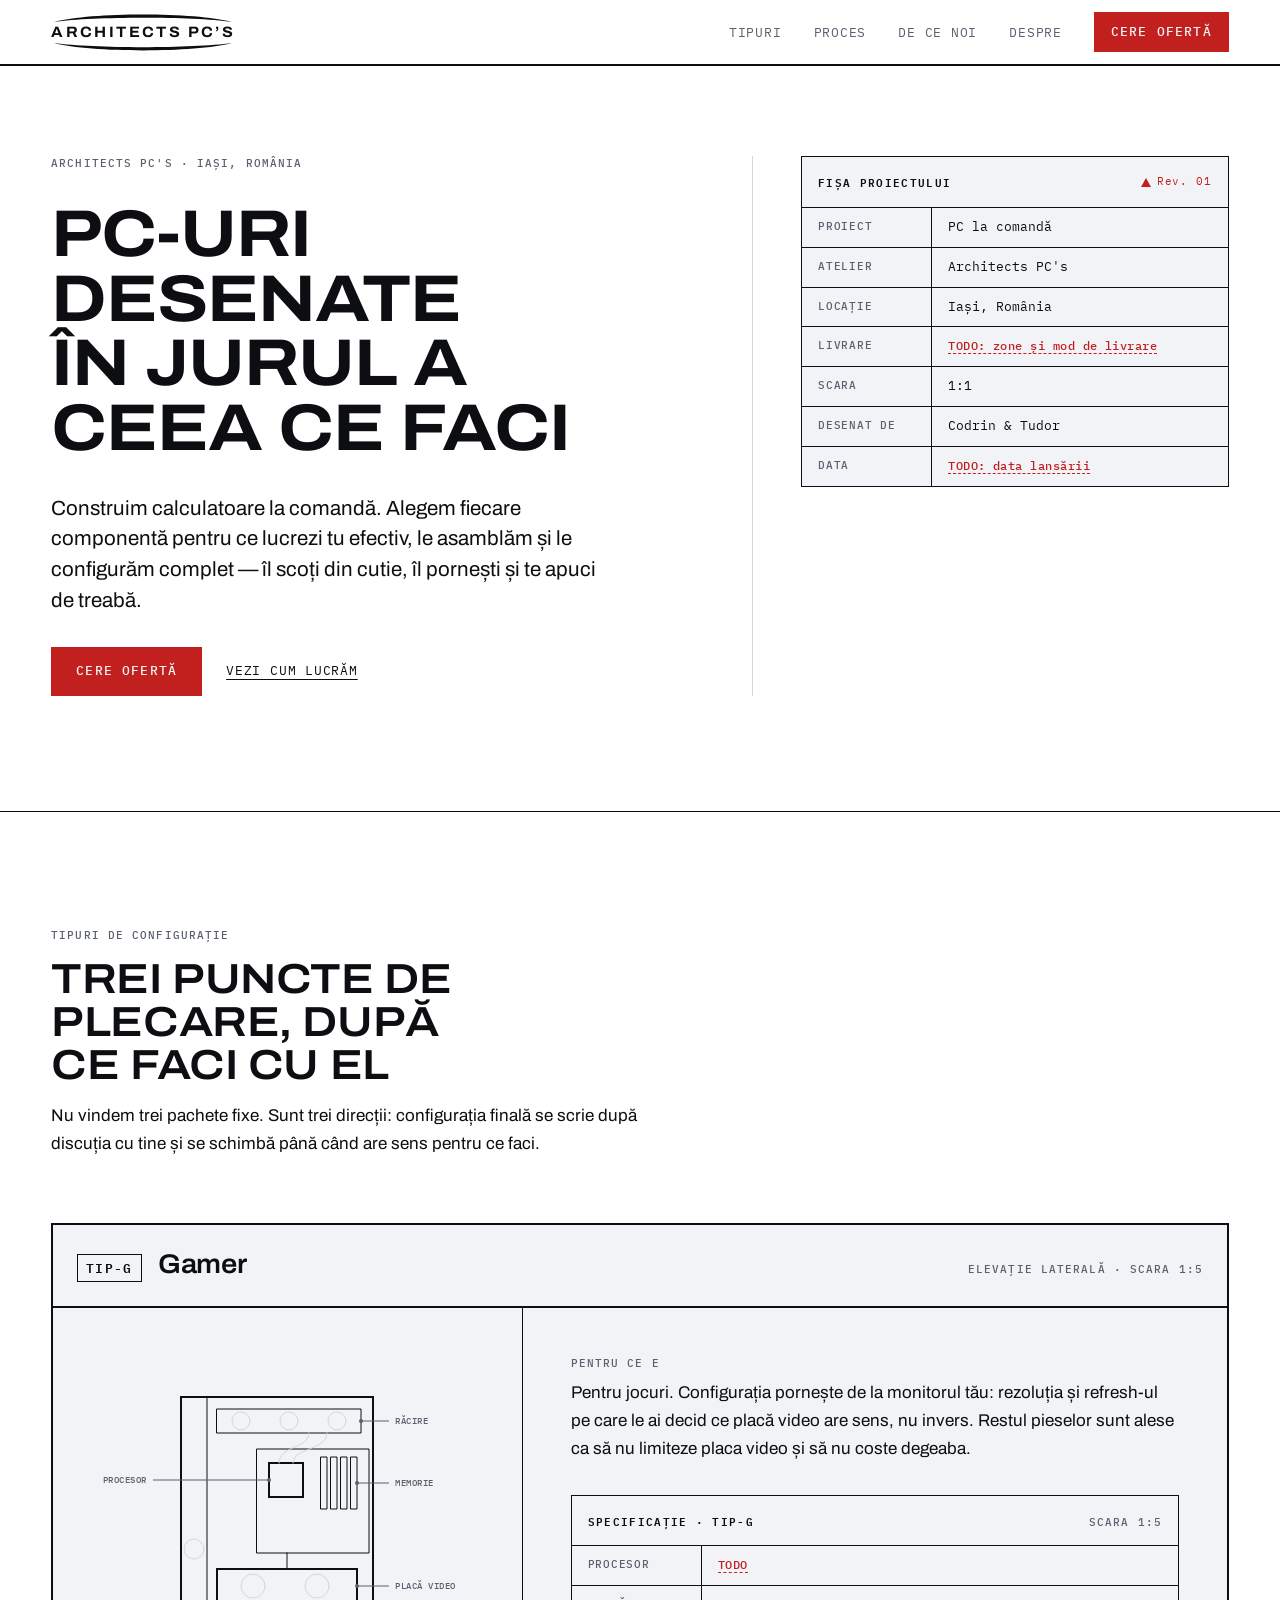
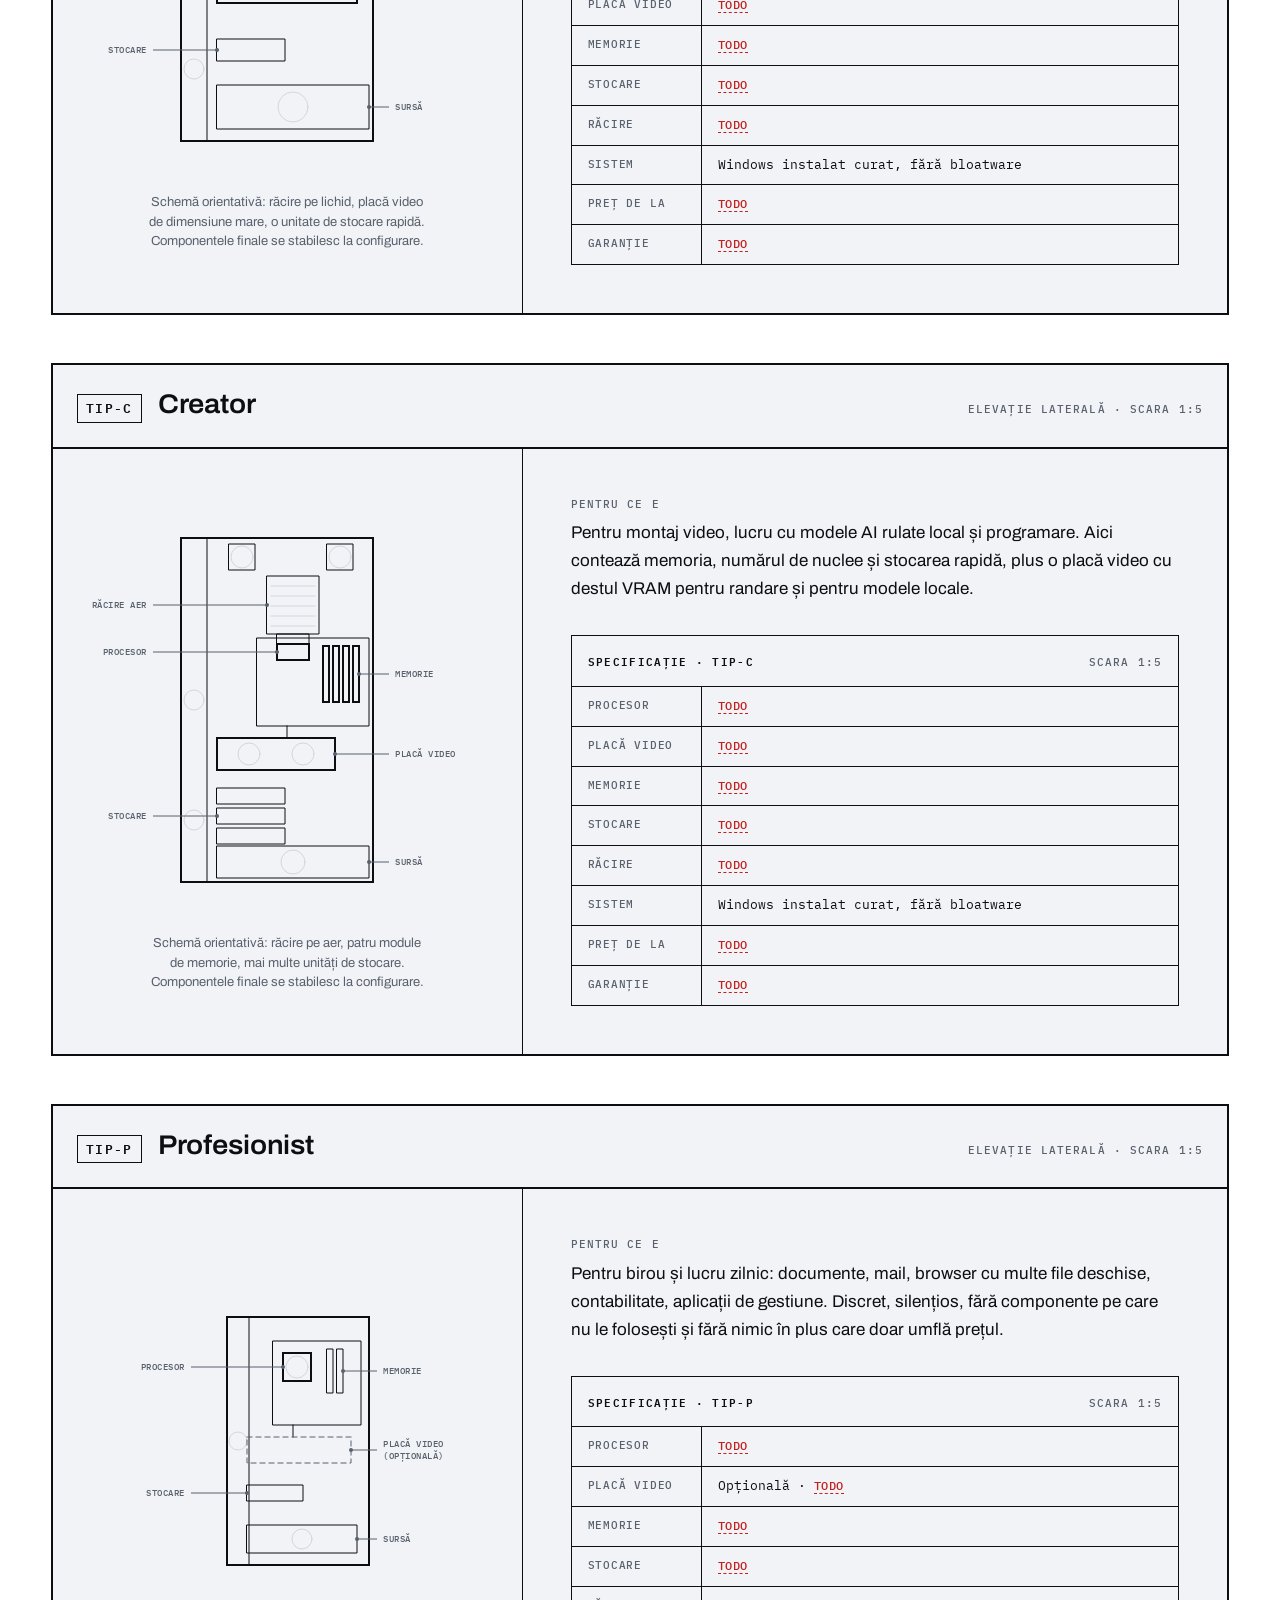
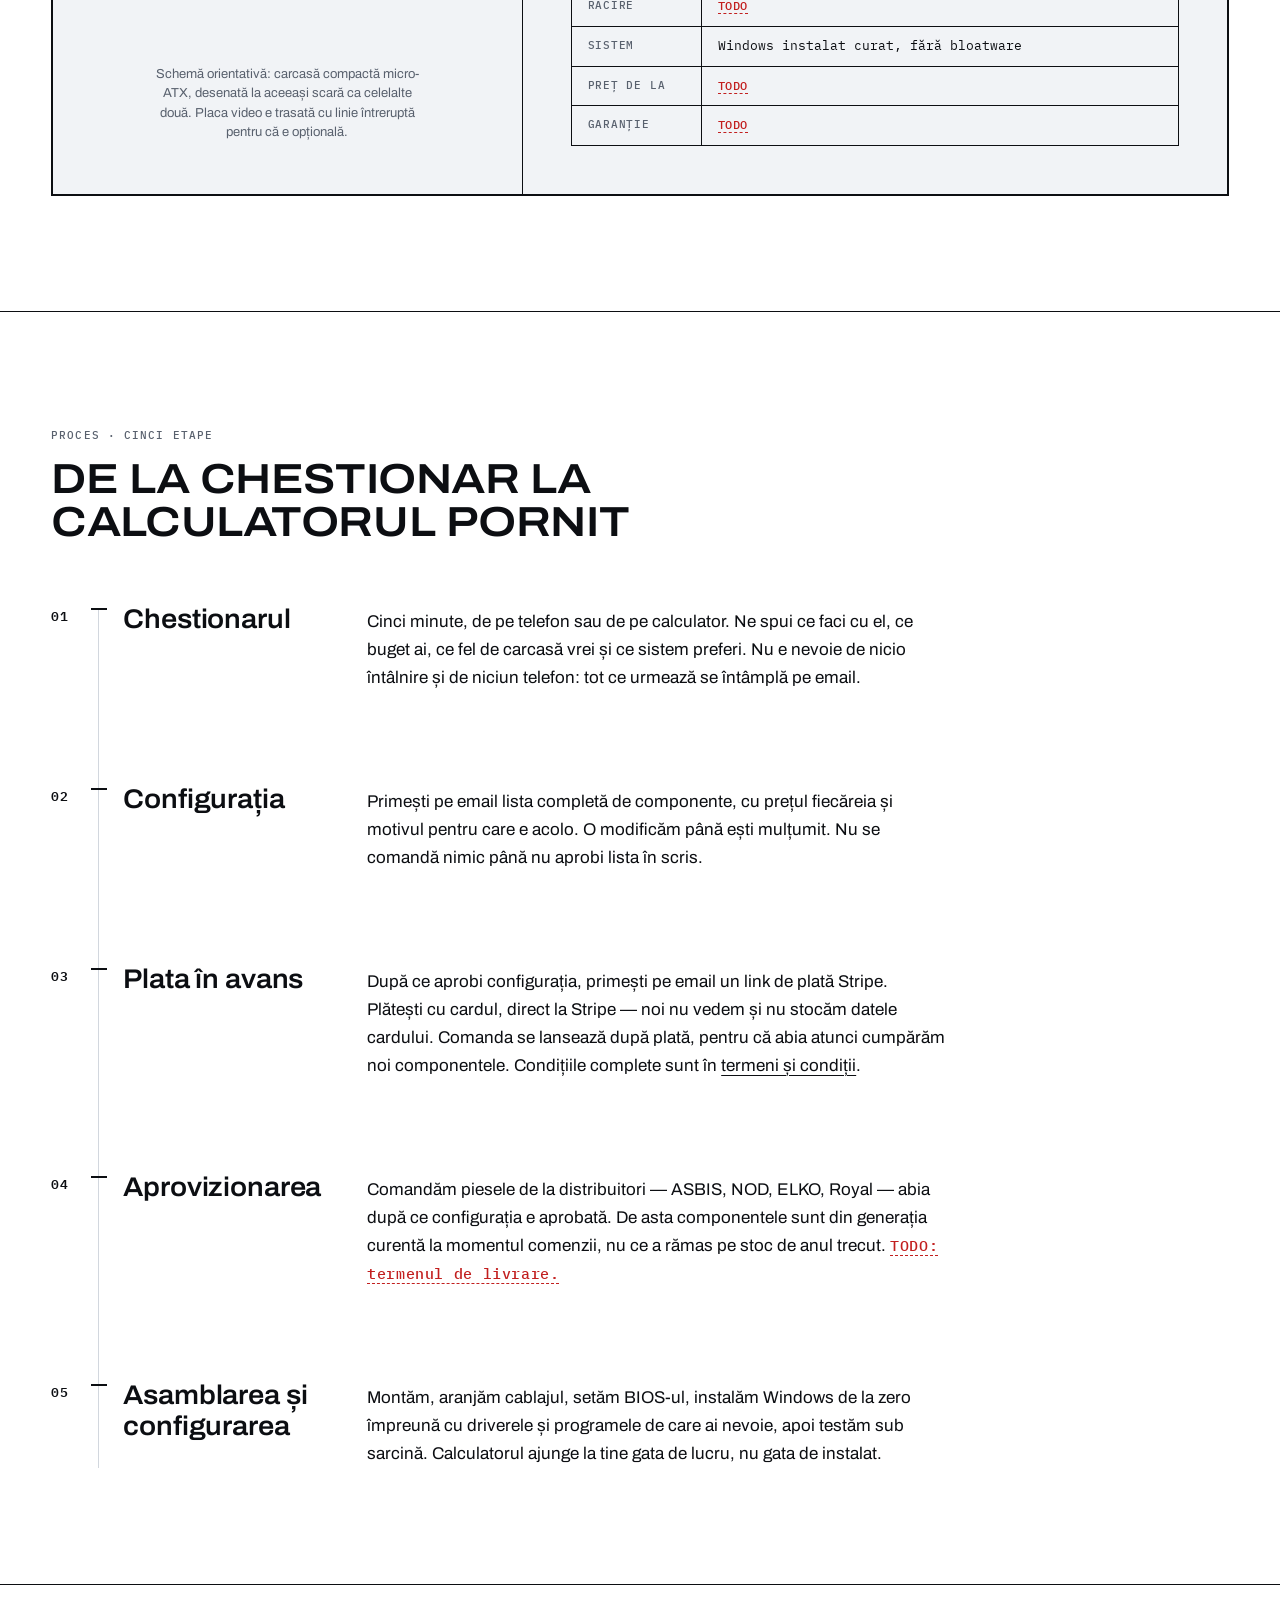
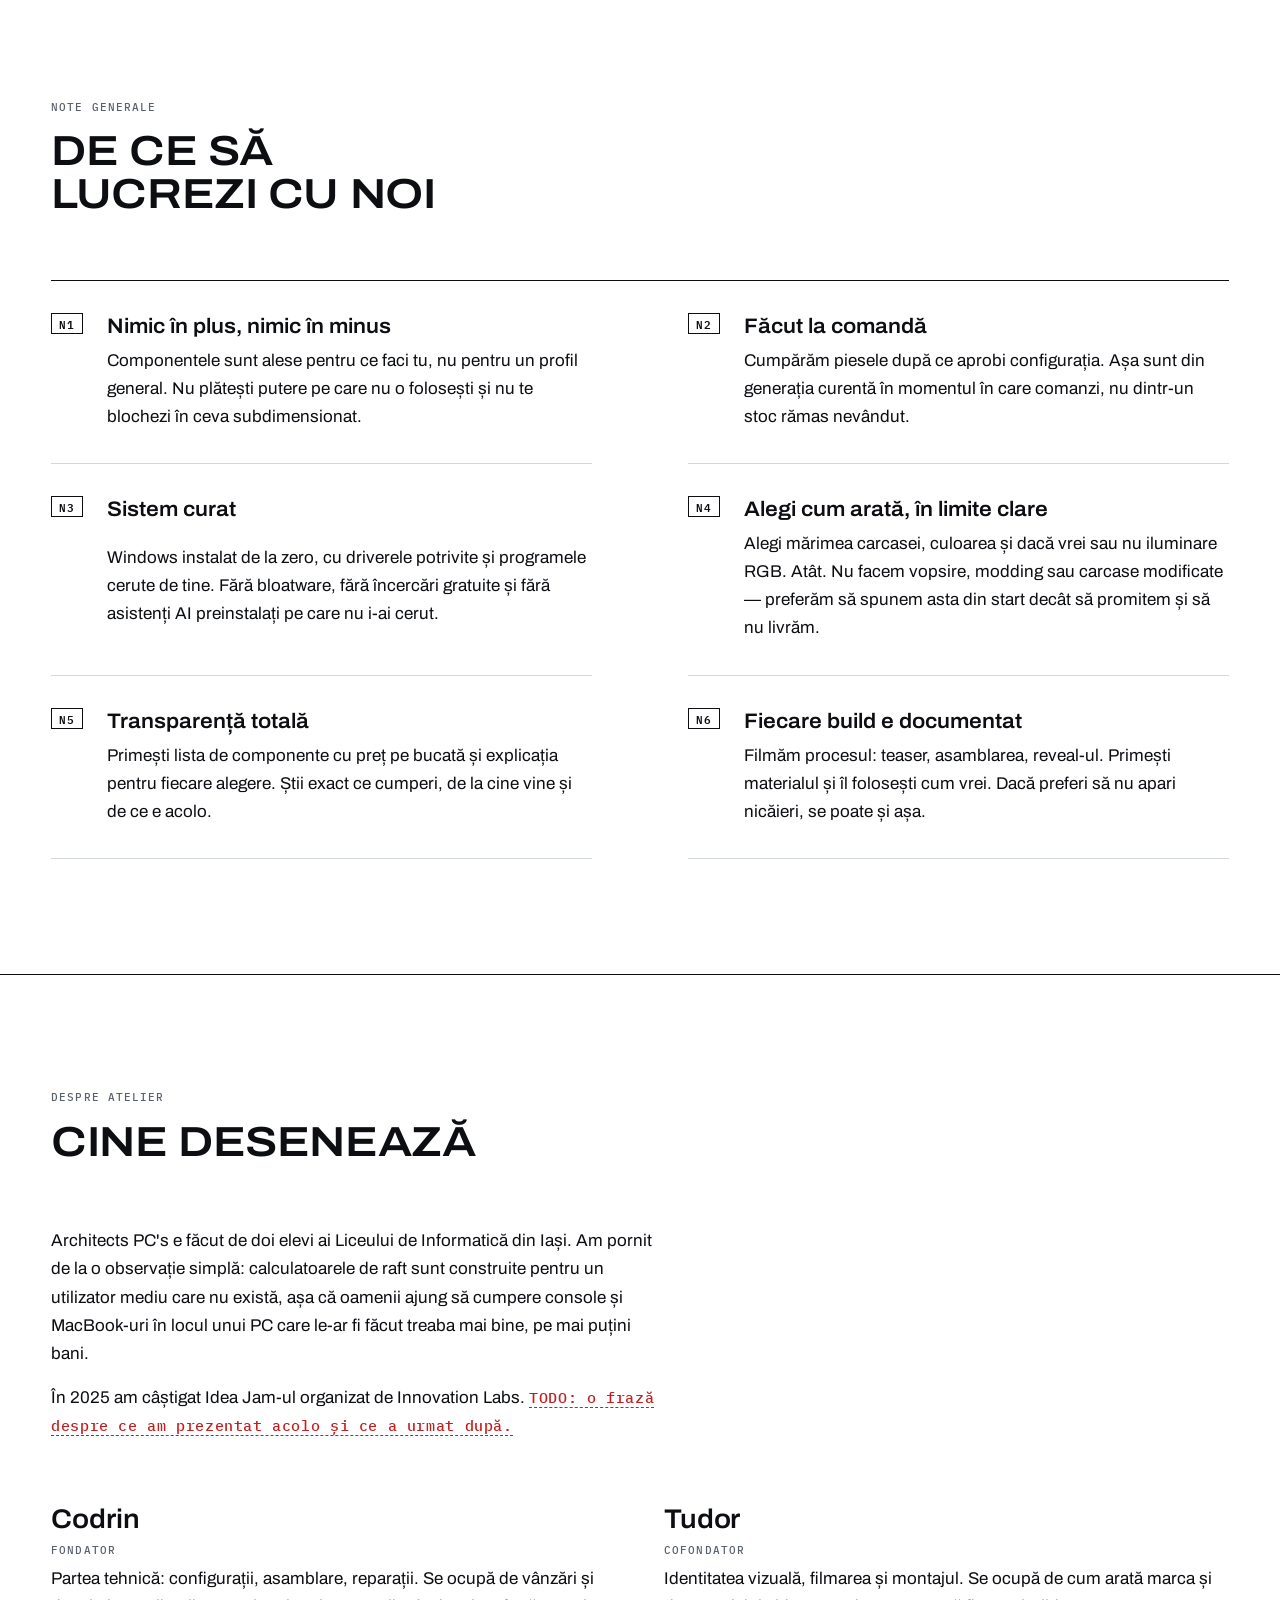
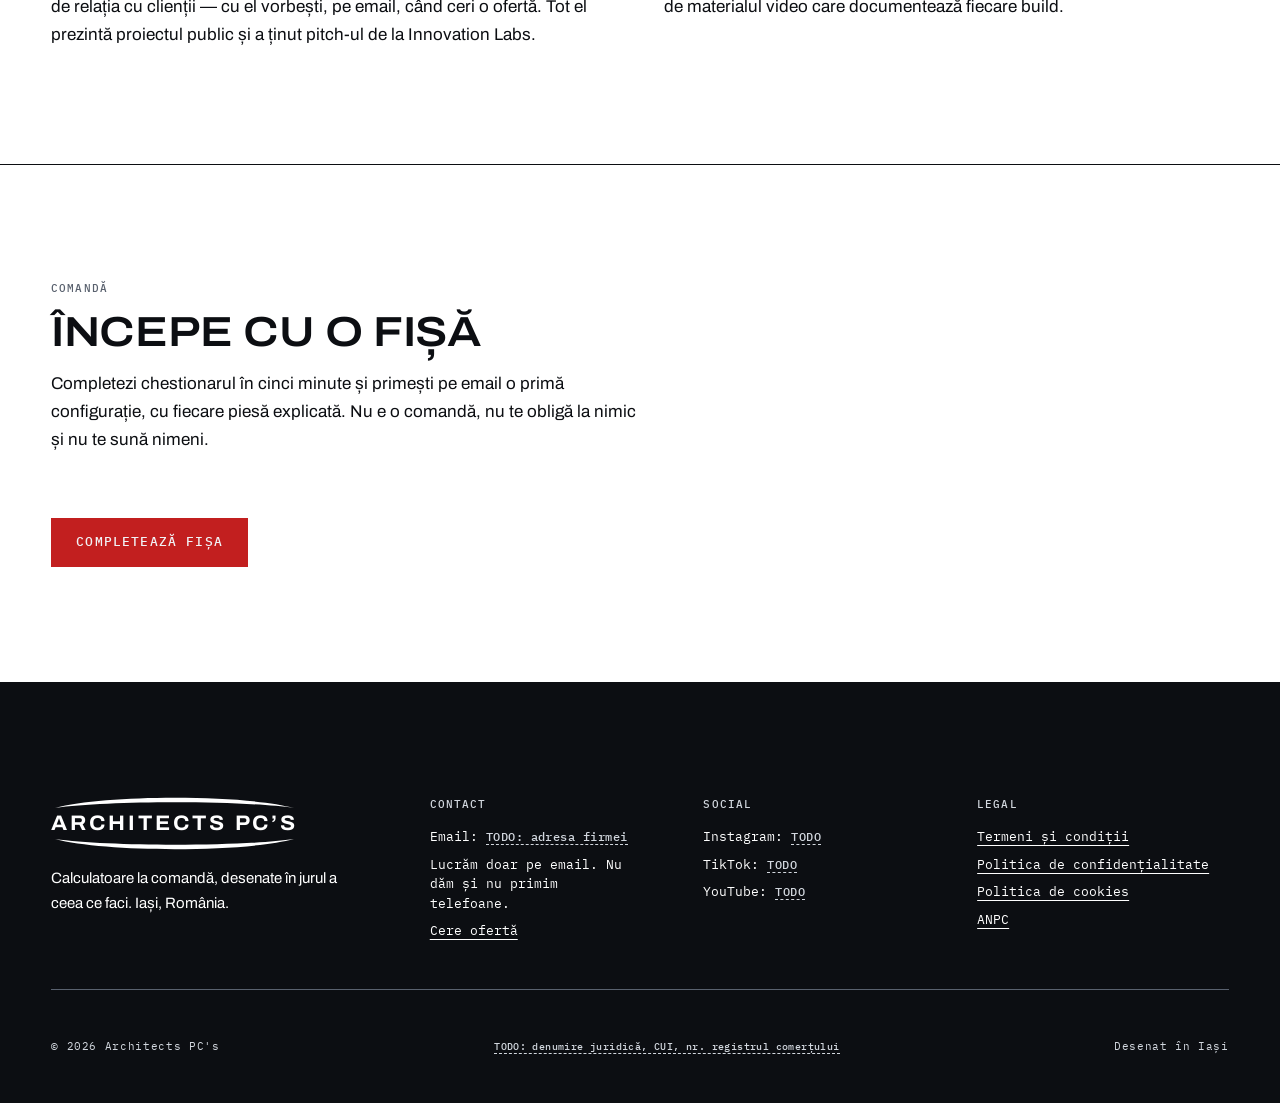
<file: index.html>
<!DOCTYPE html>
<html lang="ro">
<head>
<meta charset="utf-8">
<meta name="viewport" content="width=device-width, initial-scale=1">
<!-- ============================================================
     ATENTIE: SCOATE ACESTE DOUA RANDURI LA LANSARE.
     Cat timp site-ul e o ciorna pe o adresa de test, ii spune lui
     Google sa nu il indexeze - documentele legale sunt inca ciorne.
     Daca raman dupa lansare, site-ul nu apare NICIODATA in cautari.
     ============================================================ -->
<meta name="robots" content="noindex, nofollow">

<title>Architects PC's — PC custom în Iași, făcut la comandă</title>
<meta name="description" content="PC custom în Iași și în toată România. Configurăm fiecare calculator după ce faci tu cu el, îl asamblăm și îl instalăm complet: Windows curat, drivere, BIOS setat. Cere o ofertă.">

<!-- TODO: înlocuiește https://architectspc.ro/ cu domeniul real, aici,
     în oferta.html, în sitemap.xml și în robots.txt. -->
<link rel="canonical" href="https://architectspc.ro/">

<meta property="og:type" content="website">
<meta property="og:locale" content="ro_RO">
<meta property="og:site_name" content="Architects PC's">
<meta property="og:title" content="Architects PC's — PC custom în Iași, făcut la comandă">
<meta property="og:description" content="Calculatoare la comandă, cu fiecare componentă aleasă pentru ce lucrezi tu. Asamblate și configurate complet, în Iași.">
<meta property="og:url" content="https://architectspc.ro/">
<meta property="og:image" content="https://architectspc.ro/assets/logo/og-image.png">
<meta property="og:image:width" content="1200">
<meta property="og:image:height" content="630">
<meta property="og:image:alt" content="Sigla Architects PC's: o lentilă formată din două semiluni, peste titlul „PC-uri desenate în jurul a ceea ce faci”.">
<meta name="twitter:card" content="summary_large_image">

<meta name="theme-color" content="#FFFFFF">

<link rel="icon" href="favicon.svg" type="image/svg+xml">
<link rel="apple-touch-icon" href="assets/logo/apple-touch-icon.png">

<link rel="preload" href="assets/fonts/archivo-var-latin.woff2" as="font" type="font/woff2" crossorigin>
<link rel="preload" href="assets/fonts/plexmono-400-latin.woff2" as="font" type="font/woff2" crossorigin>
<link rel="stylesheet" href="css/fonts.css">
<link rel="stylesheet" href="css/style.css">

<script>document.documentElement.classList.add('js');</script>

<script type="application/ld+json">
{
  "@context": "https://schema.org",
  "@type": "LocalBusiness",
  "name": "Architects PC's",
  "description": "Calculatoare custom făcute la comandă în Iași: configurație aleasă după utilizare, asamblare și instalare completă.",
  "url": "https://architectspc.ro/",
  "logo": "https://architectspc.ro/assets/logo/icon-512.png",
  "image": "https://architectspc.ro/assets/logo/og-image.png",
  "email": "TODO: adresa de email a firmei",
  "priceRange": "TODO",
  "founder": [
    { "@type": "Person", "name": "Codrin", "jobTitle": "Fondator" },
    { "@type": "Person", "name": "Tudor", "jobTitle": "Cofondator" }
  ],
  "address": {
    "@type": "PostalAddress",
    "addressLocality": "Iași",
    "addressRegion": "Iași",
    "addressCountry": "RO",
    "streetAddress": "TODO",
    "postalCode": "TODO"
  },
  "areaServed": { "@type": "Country", "name": "România" },
  "sameAs": ["TODO: link Instagram", "TODO: link TikTok", "TODO: link YouTube"],
  "makesOffer": [
    { "@type": "Offer", "itemOffered": { "@type": "Product", "name": "PC custom Gamer" } },
    { "@type": "Offer", "itemOffered": { "@type": "Product", "name": "PC custom Creator" } },
    { "@type": "Offer", "itemOffered": { "@type": "Product", "name": "PC custom Profesionist" } }
  ]
}
</script>
</head>

<body>
<a class="skip-link" href="#main">Sari la conținut</a>

<header class="header">
  <div class="header__inner">
    <a class="brand" href="index.html" aria-label="Architects PC's &#8212; acas&#259;">
      <span class="brand__lockup">
        <svg class="brand__arc" viewBox="0 0 120 13" preserveAspectRatio="none" aria-hidden="true" focusable="false"><path d="M2 13C26 -3 94 -3 118 13C92 4 28 4 2 13Z"/></svg>
        <span class="brand__name">Architects PC&rsquo;s</span>
        <svg class="brand__arc" viewBox="0 0 120 13" preserveAspectRatio="none" aria-hidden="true" focusable="false"><path d="M2 0C26 16 94 16 118 0C92 9 28 9 2 0Z"/></svg>
      </span>
    </a>

    <button class="nav__toggle" type="button" id="navToggle" aria-expanded="false" aria-controls="nav">
      Meniu
    </button>

    <nav class="nav" id="nav" aria-label="Navigare principală">
      <ul class="nav__list">
        <li><a class="nav__link" href="#tipuri">Tipuri</a></li>
        <li><a class="nav__link" href="#proces">Proces</a></li>
        <li><a class="nav__link" href="#de-ce-noi">De ce noi</a></li>
        <li><a class="nav__link" href="#despre">Despre</a></li>
      </ul>
      <a class="btn btn--primary btn--small nav__cta" href="oferta.html">Cere ofertă</a>
    </nav>
  </div>
</header>

<main id="main">

  <!-- ==================================================================
       EROU
       Blocul din dreapta e fișa proiectului — legenda din colțul planșei.
       Fiecare rând e o informație reală, nu decor.
       ================================================================== -->
  <section class="hero">
    <div class="shell">
      <div class="hero__grid">
        <div class="hero__head">
          <p class="label">Architects PC's &middot; Iași, România</p>
          <h1 class="display">PC-uri desenate în jurul a ceea ce faci</h1>
          <p class="lede">
            Construim calculatoare la comandă. Alegem fiecare componentă pentru ce
            lucrezi tu efectiv, le asamblăm și le configurăm complet — îl scoți din
            cutie, îl pornești și te apuci de treabă.
          </p>
          <div class="actions">
            <a class="btn btn--primary" href="oferta.html">Cere ofertă</a>
            <a class="link link--mono" href="#proces">Vezi cum lucrăm</a>
          </div>
        </div>

        <div class="hero__block reveal">
          <div class="tb">
            <div class="tb__head">
              <span class="tb__title">Fișa proiectului</span>
              <span class="rev">Rev. 01</span>
            </div>
            <div class="tb__row"><div class="tb__k">Proiect</div><div class="tb__v">PC la comandă</div></div>
            <div class="tb__row"><div class="tb__k">Atelier</div><div class="tb__v">Architects PC's</div></div>
            <div class="tb__row"><div class="tb__k">Locație</div><div class="tb__v">Iași, România</div></div>
            <div class="tb__row"><div class="tb__k">Livrare</div><div class="tb__v"><span class="todo">TODO: zone și mod de livrare</span></div></div>
            <div class="tb__row"><div class="tb__k">Scara</div><div class="tb__v">1:1</div></div>
            <div class="tb__row"><div class="tb__k">Desenat de</div><div class="tb__v">Codrin &amp; Tudor</div></div>
            <div class="tb__row"><div class="tb__k">Data</div><div class="tb__v"><span class="todo">TODO: data lansării</span></div></div>
          </div>
        </div>
      </div>
    </div>
  </section>

  <!-- ==================================================================
       TIPURI — cele trei foi de desen
       ================================================================== -->
  <section class="section" id="tipuri">
    <div class="shell">
      <div>
        <div class="section__head reveal">
          <p class="label">Tipuri de configurație</p>
          <h2 class="h-section">Trei puncte de plecare, după ce faci cu el</h2>
          <p class="prose">
            Nu vindem trei pachete fixe. Sunt trei direcții: configurația finală se
            scrie după discuția cu tine și se schimbă până când are sens pentru ce faci.
          </p>
        </div>

        <div class="sheets">

          <!-- ---------------------------------------------------------- TIP-G -->
          <article class="sheet reveal">
            <div class="sheet__head">
              <div class="sheet__id">
                <span class="sheet__code">TIP-G</span>
                <h3 class="h-item">Gamer</h3>
              </div>
              <p class="label">Elevație laterală &middot; scara 1:5</p>
            </div>

            <div class="sheet__body">
              <div class="sheet__draw">
                <svg class="drawing" viewBox="0 0 420 400" role="img" aria-labelledby="dwg-g-t dwg-g-d">
                  <title id="dwg-g-t">Schemă a unei configurații Gamer</title>
                  <desc id="dwg-g-d">Desen tehnic în secțiune al unei carcase mid-tower, cu radiator de răcire pe lichid montat sus, procesor, patru module de memorie, o placă video lungă, o unitate de stocare și sursa de alimentare jos.</desc>

                  <!-- carcasă -->
                  <rect class="dw-object" x="104" y="28" width="192" height="344"/>
                  <line class="dw-edge" x1="130" y1="28" x2="130" y2="372"/>
                  <circle class="dw-con" cx="117" cy="180" r="10"/>
                  <circle class="dw-con" cx="117" cy="300" r="10"/>

                  <!-- radiator 360 mm + ventilatoare -->
                  <rect class="dw-edge" x="140" y="40" width="144" height="24"/>
                  <circle class="dw-con" cx="164" cy="52" r="9"/>
                  <circle class="dw-con" cx="212" cy="52" r="9"/>
                  <circle class="dw-con" cx="260" cy="52" r="9"/>

                  <!-- placă de bază -->
                  <rect class="dw-edge" x="180" y="80" width="112" height="104"/>

                  <!-- procesor + tuburi către radiator -->
                  <rect class="dw-object" x="192" y="94" width="34" height="34"/>
                  <path class="dw-con" d="M202 94 C202 76 232 80 232 64"/>
                  <path class="dw-con" d="M216 94 C216 78 250 82 250 64"/>

                  <!-- memorie: 4 module -->
                  <rect class="dw-edge" x="244" y="88" width="6" height="52"/>
                  <rect class="dw-edge" x="254" y="88" width="6" height="52"/>
                  <rect class="dw-edge" x="264" y="88" width="6" height="52"/>
                  <rect class="dw-edge" x="274" y="88" width="6" height="52"/>

                  <!-- slot PCIe -->
                  <line class="dw-edge" x1="210" y1="184" x2="210" y2="200"/>

                  <!-- placă video -->
                  <rect class="dw-object" x="140" y="200" width="140" height="34"/>
                  <circle class="dw-con" cx="176" cy="217" r="12"/>
                  <circle class="dw-con" cx="240" cy="217" r="12"/>

                  <!-- stocare -->
                  <rect class="dw-edge" x="140" y="270" width="68" height="22"/>

                  <!-- sursă -->
                  <rect class="dw-edge" x="140" y="316" width="152" height="44"/>
                  <circle class="dw-con" cx="216" cy="338" r="15"/>

                  <!-- linii de indicație -->
                  <path class="dw-lead" d="M284 52 H312"/><circle class="dw-dot" cx="284" cy="52" r="2"/>
                  <text class="dw-text" x="318" y="55">RĂCIRE</text>

                  <path class="dw-lead" d="M280 114 H312"/><circle class="dw-dot" cx="280" cy="114" r="2"/>
                  <text class="dw-text" x="318" y="117">MEMORIE</text>

                  <path class="dw-lead" d="M280 217 H312"/><circle class="dw-dot" cx="280" cy="217" r="2"/>
                  <text class="dw-text" x="318" y="220">PLACĂ VIDEO</text>

                  <path class="dw-lead" d="M292 338 H312"/><circle class="dw-dot" cx="292" cy="338" r="2"/>
                  <text class="dw-text" x="318" y="341">SURSĂ</text>

                  <path class="dw-lead" d="M192 111 H76"/><circle class="dw-dot" cx="192" cy="111" r="2"/>
                  <text class="dw-text dw-text--end" x="70" y="114">PROCESOR</text>

                  <path class="dw-lead" d="M140 281 H76"/><circle class="dw-dot" cx="140" cy="281" r="2"/>
                  <text class="dw-text dw-text--end" x="70" y="284">STOCARE</text>
                </svg>

                <p class="sheet__caption">
                  Schemă orientativă: răcire pe lichid, placă video de dimensiune
                  mare, o unitate de stocare rapidă. Componentele finale se stabilesc
                  la configurare.
                </p>
              </div>

              <div class="sheet__info">
                <div class="sheet__for">
                  <p class="label">Pentru ce e</p>
                  <p class="prose">
                    Pentru jocuri. Configurația pornește de la monitorul tău: rezoluția
                    și refresh-ul pe care le ai decid ce placă video are sens, nu invers.
                    Restul pieselor sunt alese ca să nu limiteze placa video și să nu
                    coste degeaba.
                  </p>
                </div>

                <div class="tb">
                  <div class="tb__head">
                    <span class="tb__title">Specificație &middot; TIP-G</span>
                    <span class="label">Scara 1:5</span>
                  </div>
                  <!-- TODO: completează valorile de mai jos cu configurația de bază reală. -->
                  <div class="tb__row"><div class="tb__k">Procesor</div><div class="tb__v"><span class="todo">TODO</span></div></div>
                  <div class="tb__row"><div class="tb__k">Placă video</div><div class="tb__v"><span class="todo">TODO</span></div></div>
                  <div class="tb__row"><div class="tb__k">Memorie</div><div class="tb__v"><span class="todo">TODO</span></div></div>
                  <div class="tb__row"><div class="tb__k">Stocare</div><div class="tb__v"><span class="todo">TODO</span></div></div>
                  <div class="tb__row"><div class="tb__k">Răcire</div><div class="tb__v"><span class="todo">TODO</span></div></div>
                  <div class="tb__row"><div class="tb__k">Sistem</div><div class="tb__v">Windows instalat curat, fără bloatware</div></div>
                  <div class="tb__row"><div class="tb__k">Preț de la</div><div class="tb__v"><span class="todo">TODO</span></div></div>
                  <div class="tb__row"><div class="tb__k">Garanție</div><div class="tb__v"><span class="todo">TODO</span></div></div>
                </div>
              </div>
            </div>
          </article>

          <!-- ---------------------------------------------------------- TIP-C -->
          <article class="sheet reveal">
            <div class="sheet__head">
              <div class="sheet__id">
                <span class="sheet__code">TIP-C</span>
                <h3 class="h-item">Creator</h3>
              </div>
              <p class="label">Elevație laterală &middot; scara 1:5</p>
            </div>

            <div class="sheet__body">
              <div class="sheet__draw">
                <svg class="drawing" viewBox="0 0 420 400" role="img" aria-labelledby="dwg-c-t dwg-c-d">
                  <title id="dwg-c-t">Schemă a unei configurații Creator</title>
                  <desc id="dwg-c-d">Desen tehnic în secțiune al unei carcase mid-tower, cu răcire pe aer cu radiator cu lamele, patru module de memorie evidențiate, placă video de dimensiune medie, trei unități de stocare și sursa de alimentare jos.</desc>

                  <!-- carcasă -->
                  <rect class="dw-object" x="104" y="28" width="192" height="344"/>
                  <line class="dw-edge" x1="130" y1="28" x2="130" y2="372"/>
                  <circle class="dw-con" cx="117" cy="190" r="10"/>
                  <circle class="dw-con" cx="117" cy="310" r="10"/>

                  <!-- ventilatoare de evacuare -->
                  <rect class="dw-edge" x="152" y="34" width="26" height="26"/>
                  <circle class="dw-con" cx="165" cy="47" r="11"/>
                  <rect class="dw-edge" x="250" y="34" width="26" height="26"/>
                  <circle class="dw-con" cx="263" cy="47" r="11"/>

                  <!-- răcire pe aer: turn cu lamele -->
                  <rect class="dw-edge" x="190" y="66" width="52" height="58"/>
                  <line class="dw-con" x1="194" y1="76" x2="238" y2="76"/>
                  <line class="dw-con" x1="194" y1="86" x2="238" y2="86"/>
                  <line class="dw-con" x1="194" y1="96" x2="238" y2="96"/>
                  <line class="dw-con" x1="194" y1="106" x2="238" y2="106"/>
                  <line class="dw-con" x1="194" y1="116" x2="238" y2="116"/>
                  <rect class="dw-edge" x="200" y="124" width="32" height="10"/>

                  <!-- placă de bază -->
                  <rect class="dw-edge" x="180" y="128" width="112" height="88"/>

                  <!-- procesor -->
                  <rect class="dw-object" x="200" y="134" width="32" height="16"/>

                  <!-- memorie: 4 module, trasate cu linie de contur -->
                  <rect class="dw-object" x="246" y="136" width="6" height="56"/>
                  <rect class="dw-object" x="256" y="136" width="6" height="56"/>
                  <rect class="dw-object" x="266" y="136" width="6" height="56"/>
                  <rect class="dw-object" x="276" y="136" width="6" height="56"/>

                  <!-- slot PCIe -->
                  <line class="dw-edge" x1="210" y1="216" x2="210" y2="228"/>

                  <!-- placă video -->
                  <rect class="dw-object" x="140" y="228" width="118" height="32"/>
                  <circle class="dw-con" cx="172" cy="244" r="11"/>
                  <circle class="dw-con" cx="226" cy="244" r="11"/>

                  <!-- stocare: 3 unități -->
                  <rect class="dw-edge" x="140" y="278" width="68" height="16"/>
                  <rect class="dw-edge" x="140" y="298" width="68" height="16"/>
                  <rect class="dw-edge" x="140" y="318" width="68" height="16"/>

                  <!-- sursă -->
                  <rect class="dw-edge" x="140" y="336" width="152" height="32"/>
                  <circle class="dw-con" cx="216" cy="352" r="12"/>

                  <!-- linii de indicație -->
                  <path class="dw-lead" d="M190 95 H76"/><circle class="dw-dot" cx="190" cy="95" r="2"/>
                  <text class="dw-text dw-text--end" x="70" y="98">RĂCIRE AER</text>

                  <path class="dw-lead" d="M200 142 H76"/><circle class="dw-dot" cx="200" cy="142" r="2"/>
                  <text class="dw-text dw-text--end" x="70" y="145">PROCESOR</text>

                  <path class="dw-lead" d="M140 306 H76"/><circle class="dw-dot" cx="140" cy="306" r="2"/>
                  <text class="dw-text dw-text--end" x="70" y="309">STOCARE</text>

                  <path class="dw-lead" d="M282 164 H312"/><circle class="dw-dot" cx="282" cy="164" r="2"/>
                  <text class="dw-text" x="318" y="167">MEMORIE</text>

                  <path class="dw-lead" d="M258 244 H312"/><circle class="dw-dot" cx="258" cy="244" r="2"/>
                  <text class="dw-text" x="318" y="247">PLACĂ VIDEO</text>

                  <path class="dw-lead" d="M292 352 H312"/><circle class="dw-dot" cx="292" cy="352" r="2"/>
                  <text class="dw-text" x="318" y="355">SURSĂ</text>
                </svg>

                <p class="sheet__caption">
                  Schemă orientativă: răcire pe aer, patru module de memorie, mai
                  multe unități de stocare. Componentele finale se stabilesc la
                  configurare.
                </p>
              </div>

              <div class="sheet__info">
                <div class="sheet__for">
                  <p class="label">Pentru ce e</p>
                  <p class="prose">
                    Pentru montaj video, lucru cu modele AI rulate local și programare.
                    Aici contează memoria, numărul de nuclee și stocarea rapidă, plus o
                    placă video cu destul VRAM pentru randare și pentru modele locale.
                  </p>
                </div>

                <div class="tb">
                  <div class="tb__head">
                    <span class="tb__title">Specificație &middot; TIP-C</span>
                    <span class="label">Scara 1:5</span>
                  </div>
                  <!-- TODO: completează valorile de mai jos cu configurația de bază reală. -->
                  <div class="tb__row"><div class="tb__k">Procesor</div><div class="tb__v"><span class="todo">TODO</span></div></div>
                  <div class="tb__row"><div class="tb__k">Placă video</div><div class="tb__v"><span class="todo">TODO</span></div></div>
                  <div class="tb__row"><div class="tb__k">Memorie</div><div class="tb__v"><span class="todo">TODO</span></div></div>
                  <div class="tb__row"><div class="tb__k">Stocare</div><div class="tb__v"><span class="todo">TODO</span></div></div>
                  <div class="tb__row"><div class="tb__k">Răcire</div><div class="tb__v"><span class="todo">TODO</span></div></div>
                  <div class="tb__row"><div class="tb__k">Sistem</div><div class="tb__v">Windows instalat curat, fără bloatware</div></div>
                  <div class="tb__row"><div class="tb__k">Preț de la</div><div class="tb__v"><span class="todo">TODO</span></div></div>
                  <div class="tb__row"><div class="tb__k">Garanție</div><div class="tb__v"><span class="todo">TODO</span></div></div>
                </div>
              </div>
            </div>
          </article>

          <!-- ---------------------------------------------------------- TIP-P -->
          <article class="sheet reveal">
            <div class="sheet__head">
              <div class="sheet__id">
                <span class="sheet__code">TIP-P</span>
                <h3 class="h-item">Profesionist</h3>
              </div>
              <p class="label">Elevație laterală &middot; scara 1:5</p>
            </div>

            <div class="sheet__body">
              <div class="sheet__draw">
                <svg class="drawing" viewBox="0 0 420 400" role="img" aria-labelledby="dwg-p-t dwg-p-d">
                  <title id="dwg-p-t">Schemă a unei configurații Profesionist</title>
                  <desc id="dwg-p-d">Desen tehnic în secțiune al unei carcase compacte micro-ATX, desenată la aceeași scară ca celelalte două și vizibil mai mică. Are procesor cu răcire joasă, două module de memorie, o unitate de stocare, sursă compactă și o placă video trasată cu linie întreruptă pentru că este opțională.</desc>

                  <!-- carcasă compactă, aceeași scară -->
                  <rect class="dw-object" x="150" y="76" width="142" height="248"/>
                  <line class="dw-edge" x1="172" y1="76" x2="172" y2="324"/>
                  <circle class="dw-con" cx="161" cy="200" r="9"/>

                  <!-- placă de bază micro-ATX -->
                  <rect class="dw-edge" x="196" y="100" width="88" height="84"/>

                  <!-- procesor + răcire joasă -->
                  <rect class="dw-object" x="206" y="112" width="28" height="28"/>
                  <circle class="dw-con" cx="220" cy="126" r="11"/>

                  <!-- memorie: 2 module -->
                  <rect class="dw-edge" x="250" y="108" width="6" height="44"/>
                  <rect class="dw-edge" x="260" y="108" width="6" height="44"/>

                  <!-- slot PCIe -->
                  <line class="dw-edge" x1="216" y1="184" x2="216" y2="196"/>

                  <!-- placă video: LINIE ÎNTRERUPTĂ = opțională, nu e în configurația de bază -->
                  <rect class="dw-hidden" x="170" y="196" width="104" height="26"/>

                  <!-- stocare -->
                  <rect class="dw-edge" x="170" y="244" width="56" height="16"/>

                  <!-- sursă -->
                  <rect class="dw-edge" x="170" y="284" width="110" height="28"/>
                  <circle class="dw-con" cx="225" cy="298" r="10"/>

                  <!-- linii de indicație -->
                  <path class="dw-lead" d="M206 126 H114"/><circle class="dw-dot" cx="206" cy="126" r="2"/>
                  <text class="dw-text dw-text--end" x="108" y="129">PROCESOR</text>

                  <path class="dw-lead" d="M170 252 H114"/><circle class="dw-dot" cx="170" cy="252" r="2"/>
                  <text class="dw-text dw-text--end" x="108" y="255">STOCARE</text>

                  <path class="dw-lead" d="M266 130 H300"/><circle class="dw-dot" cx="266" cy="130" r="2"/>
                  <text class="dw-text" x="306" y="133">MEMORIE</text>

                  <path class="dw-lead" d="M274 209 H300"/><circle class="dw-dot" cx="274" cy="209" r="2"/>
                  <text class="dw-text" x="306" y="206">PLACĂ VIDEO</text>
                  <text class="dw-text" x="306" y="218">(OPȚIONALĂ)</text>

                  <path class="dw-lead" d="M280 298 H300"/><circle class="dw-dot" cx="280" cy="298" r="2"/>
                  <text class="dw-text" x="306" y="301">SURSĂ</text>
                </svg>

                <p class="sheet__caption">
                  Schemă orientativă: carcasă compactă micro-ATX, desenată la aceeași
                  scară ca celelalte două. Placa video e trasată cu linie întreruptă
                  pentru că e opțională.
                </p>
              </div>

              <div class="sheet__info">
                <div class="sheet__for">
                  <p class="label">Pentru ce e</p>
                  <p class="prose">
                    Pentru birou și lucru zilnic: documente, mail, browser cu multe
                    file deschise, contabilitate, aplicații de gestiune. Discret,
                    silențios, fără componente pe care nu le folosești și fără nimic
                    în plus care doar umflă prețul.
                  </p>
                </div>

                <div class="tb">
                  <div class="tb__head">
                    <span class="tb__title">Specificație &middot; TIP-P</span>
                    <span class="label">Scara 1:5</span>
                  </div>
                  <!-- TODO: completează valorile de mai jos cu configurația de bază reală. -->
                  <div class="tb__row"><div class="tb__k">Procesor</div><div class="tb__v"><span class="todo">TODO</span></div></div>
                  <div class="tb__row"><div class="tb__k">Placă video</div><div class="tb__v">Opțională &middot; <span class="todo">TODO</span></div></div>
                  <div class="tb__row"><div class="tb__k">Memorie</div><div class="tb__v"><span class="todo">TODO</span></div></div>
                  <div class="tb__row"><div class="tb__k">Stocare</div><div class="tb__v"><span class="todo">TODO</span></div></div>
                  <div class="tb__row"><div class="tb__k">Răcire</div><div class="tb__v"><span class="todo">TODO</span></div></div>
                  <div class="tb__row"><div class="tb__k">Sistem</div><div class="tb__v">Windows instalat curat, fără bloatware</div></div>
                  <div class="tb__row"><div class="tb__k">Preț de la</div><div class="tb__v"><span class="todo">TODO</span></div></div>
                  <div class="tb__row"><div class="tb__k">Garanție</div><div class="tb__v"><span class="todo">TODO</span></div></div>
                </div>
              </div>
            </div>
          </article>

        </div>
      </div>
    </div>
  </section>

  <!-- ==================================================================
       PROCES — singura secțiune cu adevărat secvențială, deci singurul
       loc din site cu numerotare 01–05.
       ================================================================== -->
  <section class="section" id="proces">
    <div class="shell">
      <div class="section__head reveal">
        <p class="label">Proces &middot; cinci etape</p>
        <h2 class="h-section">De la chestionar la calculatorul pornit</h2>
      </div>

      <ol class="steps" style="list-style:none;margin:0;padding:0">
        <li class="step reveal">
          <span class="step__no">01</span>
          <div class="step__body">
            <h3 class="h-item step__title">Chestionarul</h3>
            <p class="prose step__text">
              Cinci minute, de pe telefon sau de pe calculator. Ne spui ce faci cu
              el, ce buget ai, ce fel de carcasă vrei și ce sistem preferi. Nu e
              nevoie de nicio întâlnire și de niciun telefon: tot ce urmează se
              întâmplă pe email.
            </p>
          </div>
        </li>

        <li class="step reveal">
          <span class="step__no">02</span>
          <div class="step__body">
            <h3 class="h-item step__title">Configurația</h3>
            <p class="prose step__text">
              Primești pe email lista completă de componente, cu prețul fiecăreia
              și motivul pentru care e acolo. O modificăm până ești mulțumit. Nu se
              comandă nimic până nu aprobi lista în scris.
            </p>
          </div>
        </li>

        <li class="step reveal">
          <span class="step__no">03</span>
          <div class="step__body">
            <h3 class="h-item step__title">Plata în avans</h3>
            <p class="prose step__text">
              După ce aprobi configurația, primești pe email un link de plată
              Stripe. Plătești cu cardul, direct la Stripe — noi nu vedem și nu
              stocăm datele cardului. Comanda se lansează după plată, pentru că
              abia atunci cumpărăm noi componentele. Condițiile complete sunt în
              <a class="link" href="termeni.html">termeni și condiții</a>.
            </p>
          </div>
        </li>

        <li class="step reveal">
          <span class="step__no">04</span>
          <div class="step__body">
            <h3 class="h-item step__title">Aprovizionarea</h3>
            <p class="prose step__text">
              Comandăm piesele de la distribuitori — ASBIS, NOD, ELKO, Royal — abia
              după ce configurația e aprobată. De asta componentele sunt din
              generația curentă la momentul comenzii, nu ce a rămas pe stoc de anul
              trecut. <span class="todo">TODO: termenul de livrare.</span>
            </p>
          </div>
        </li>

        <li class="step reveal">
          <span class="step__no">05</span>
          <div class="step__body">
            <h3 class="h-item step__title">Asamblarea și configurarea</h3>
            <p class="prose step__text">
              Montăm, aranjăm cablajul, setăm BIOS-ul, instalăm Windows de la zero
              împreună cu driverele și programele de care ai nevoie, apoi testăm sub
              sarcină. Calculatorul ajunge la tine gata de lucru, nu gata de instalat.
            </p>
          </div>
        </li>
      </ol>
    </div>
  </section>

  <!-- ==================================================================
       DE CE NOI — notele generale ale planșei.
       Cheile N1–N6 sunt indici, nu o ordine.
       ================================================================== -->
  <section class="section" id="de-ce-noi">
    <div class="shell">
      <div class="section__head reveal">
        <p class="label">Note generale</p>
        <h2 class="h-section">De ce să lucrezi cu noi</h2>
      </div>

      <div class="notes">
        <div class="note reveal">
          <span class="note__k">N1</span>
          <div class="note__body">
            <h3 class="note__title">Nimic în plus, nimic în minus</h3>
            <p class="prose">
              Componentele sunt alese pentru ce faci tu, nu pentru un profil general.
              Nu plătești putere pe care nu o folosești și nu te blochezi în ceva
              subdimensionat.
            </p>
          </div>
        </div>

        <div class="note reveal">
          <span class="note__k">N2</span>
          <div class="note__body">
            <h3 class="note__title">Făcut la comandă</h3>
            <p class="prose">
              Cumpărăm piesele după ce aprobi configurația. Așa sunt din generația
              curentă în momentul în care comanzi, nu dintr-un stoc rămas nevândut.
            </p>
          </div>
        </div>

        <div class="note reveal">
          <span class="note__k">N3</span>
          <div class="note__body">
            <h3 class="note__title">Sistem curat</h3>
            <p class="prose">
              Windows instalat de la zero, cu driverele potrivite și programele
              cerute de tine. Fără bloatware, fără încercări gratuite și fără
              asistenți AI preinstalați pe care nu i-ai cerut.
            </p>
          </div>
        </div>

        <div class="note reveal">
          <span class="note__k">N4</span>
          <div class="note__body">
            <h3 class="note__title">Alegi cum arată, în limite clare</h3>
            <p class="prose">
              Alegi mărimea carcasei, culoarea și dacă vrei sau nu iluminare RGB.
              Atât. Nu facem vopsire, modding sau carcase modificate — preferăm să
              spunem asta din start decât să promitem și să nu livrăm.
            </p>
          </div>
        </div>

        <div class="note reveal">
          <span class="note__k">N5</span>
          <div class="note__body">
            <h3 class="note__title">Transparență totală</h3>
            <p class="prose">
              Primești lista de componente cu preț pe bucată și explicația pentru
              fiecare alegere. Știi exact ce cumperi, de la cine vine și de ce e
              acolo.
            </p>
          </div>
        </div>

        <div class="note reveal">
          <span class="note__k">N6</span>
          <div class="note__body">
            <h3 class="note__title">Fiecare build e documentat</h3>
            <p class="prose">
              Filmăm procesul: teaser, asamblarea, reveal-ul. Primești materialul și
              îl folosești cum vrei. Dacă preferi să nu apari nicăieri, se poate și
              așa.
            </p>
          </div>
        </div>
      </div>
    </div>
  </section>

  <!-- ==================================================================
       DESPRE
       ================================================================== -->
  <section class="section" id="despre">
    <div class="shell">
      <div class="section__head reveal">
        <p class="label">Despre atelier</p>
        <h2 class="h-section">Cine desenează</h2>
      </div>

      <div class="about__intro reveal">
        <p class="prose">
          <!-- Vârstele au fost scoase din frază: Codrin are 17 ani, iar vârsta
               lui Tudor nu e confirmată. Dacă vrei să le pui la loc, scrie-le
               aici — e un detaliu bun pentru poveste. -->
          Architects PC's e făcut de doi elevi ai Liceului de
          Informatică din Iași. Am pornit de la o observație
          simplă: calculatoarele de raft sunt construite pentru un utilizator
          mediu care nu există, așa că oamenii ajung să cumpere console și
          MacBook-uri în locul unui PC care le-ar fi făcut treaba mai bine, pe mai
          puțini bani.
        </p>
        <p class="prose">
          În 2025 am câștigat Idea Jam-ul organizat de Innovation Labs.
          <span class="todo">TODO: o frază despre ce am prezentat acolo și ce a
          urmat după.</span>
        </p>
      </div>

      <div class="people">
        <div class="person reveal">
          <!-- ================================================================
               AICI VINE O FOTOGRAFIE REALĂ CU CODRIN.
               Pune fișierul în assets/photos/, la raport 3:2 (ex. 1200×800px),
               sub ~250 KB, apoi decomentează blocul de mai jos și scrie un alt
               care descrie ce se vede efectiv în poză.

          <figure class="person__photo">
            <img src="assets/photos/codrin.jpg" width="1200" height="800"
                 alt="Codrin, la standul Innovation Labs 2025">
            <figcaption class="label">Innovation Labs 2025</figcaption>
          </figure>

               ================================================================ -->

          <div class="person__body">
            <h3 class="h-item">Codrin</h3>
            <p class="label">Fondator</p>
            <p class="prose">
              Partea tehnică: configurații, asamblare, reparații. Se ocupă de
              vânzări și de relația cu clienții — cu el vorbești, pe email, când
              ceri o ofertă. Tot el prezintă proiectul public și a ținut pitch-ul
              de la Innovation Labs.
            </p>
          </div>
        </div>

        <div class="person reveal">
          <!-- ================================================================
               AICI VINE O FOTOGRAFIE REALĂ CU TUDOR. Vezi nota de mai sus.

          <figure class="person__photo">
            <img src="assets/photos/tudor.jpg" width="1200" height="800"
                 alt="TODO: descrie ce se vede în fotografie">
            <figcaption class="label">TODO: legenda</figcaption>
          </figure>

               ================================================================ -->

          <div class="person__body">
            <h3 class="h-item">Tudor</h3>
            <p class="label">Cofondator</p>
            <p class="prose">
              Identitatea vizuală, filmarea și montajul. Se ocupă de cum arată
              marca și de materialul video care documentează fiecare build.
            </p>
          </div>
        </div>
      </div>
    </div>
  </section>

  <!-- ==================================================================
       CERE OFERTĂ
       ================================================================== -->
  <section class="section" id="oferta">
    <div class="shell">
      <div class="section__head reveal">
        <p class="label">Comandă</p>
        <h2 class="h-section">Începe cu o fișă</h2>
        <p class="prose">
          Completezi chestionarul în cinci minute și primești pe email o primă
          configurație, cu fiecare piesă explicată. Nu e o comandă, nu te obligă la
          nimic și nu te sună nimeni.
        </p>
      </div>

      <div class="reveal">
        <a class="btn btn--primary" href="oferta.html">Completează fișa</a>
      </div>
    </div>
  </section>

</main>

<footer class="footer">
  <div class="footer__inner">
    <div class="footer__grid">
      <div class="footer__col">
        <span class="brand__lockup brand__lockup--lg">
          <svg class="brand__arc" viewBox="0 0 120 13" preserveAspectRatio="none" aria-hidden="true" focusable="false"><path d="M2 13C26 -3 94 -3 118 13C92 4 28 4 2 13Z"/></svg>
          <span class="brand__name">Architects PC&rsquo;s</span>
          <svg class="brand__arc" viewBox="0 0 120 13" preserveAspectRatio="none" aria-hidden="true" focusable="false"><path d="M2 0C26 16 94 16 118 0C92 9 28 9 2 0Z"/></svg>
        </span>
        <p class="prose" style="font-size:var(--fs-15)">
          Calculatoare la comandă, desenate în jurul a ceea ce faci. Iași, România.
        </p>
      </div>

      <div class="footer__col">
        <p class="label">Contact</p>
        <ul class="footer__list">
          <li>Email: <span class="todo">TODO: adresa firmei</span></li>
          <li>Lucrăm doar pe email. Nu dăm și nu primim telefoane.</li>
          <li><a class="footer__link" href="oferta.html">Cere ofertă</a></li>
        </ul>
      </div>

      <div class="footer__col">
        <p class="label">Social</p>
        <ul class="footer__list">
          <li>Instagram: <span class="todo">TODO</span></li>
          <li>TikTok: <span class="todo">TODO</span></li>
          <li>YouTube: <span class="todo">TODO</span></li>
        </ul>
      </div>

      <div class="footer__col">
        <p class="label">Legal</p>
        <ul class="footer__list">
          <li><a class="footer__link" href="termeni.html">Termeni și condiții</a></li>
          <li><a class="footer__link" href="confidentialitate.html">Politica de confidențialitate</a></li>
          <li><a class="footer__link" href="cookies.html">Politica de cookies</a></li>
          <li><a class="footer__link" href="https://anpc.ro/" target="_blank" rel="noopener">ANPC</a></li>
        </ul>
      </div>
    </div>

    <div class="footer__base">
      <span>&copy; 2026 Architects PC's</span>
      <span><span class="todo">TODO: denumire juridică, CUI, nr. registrul comerțului</span></span>
      <span>Desenat în Iași</span>
    </div>
  </div>
</footer>

<script src="js/main.js"></script>
</body>
</html>
</file>
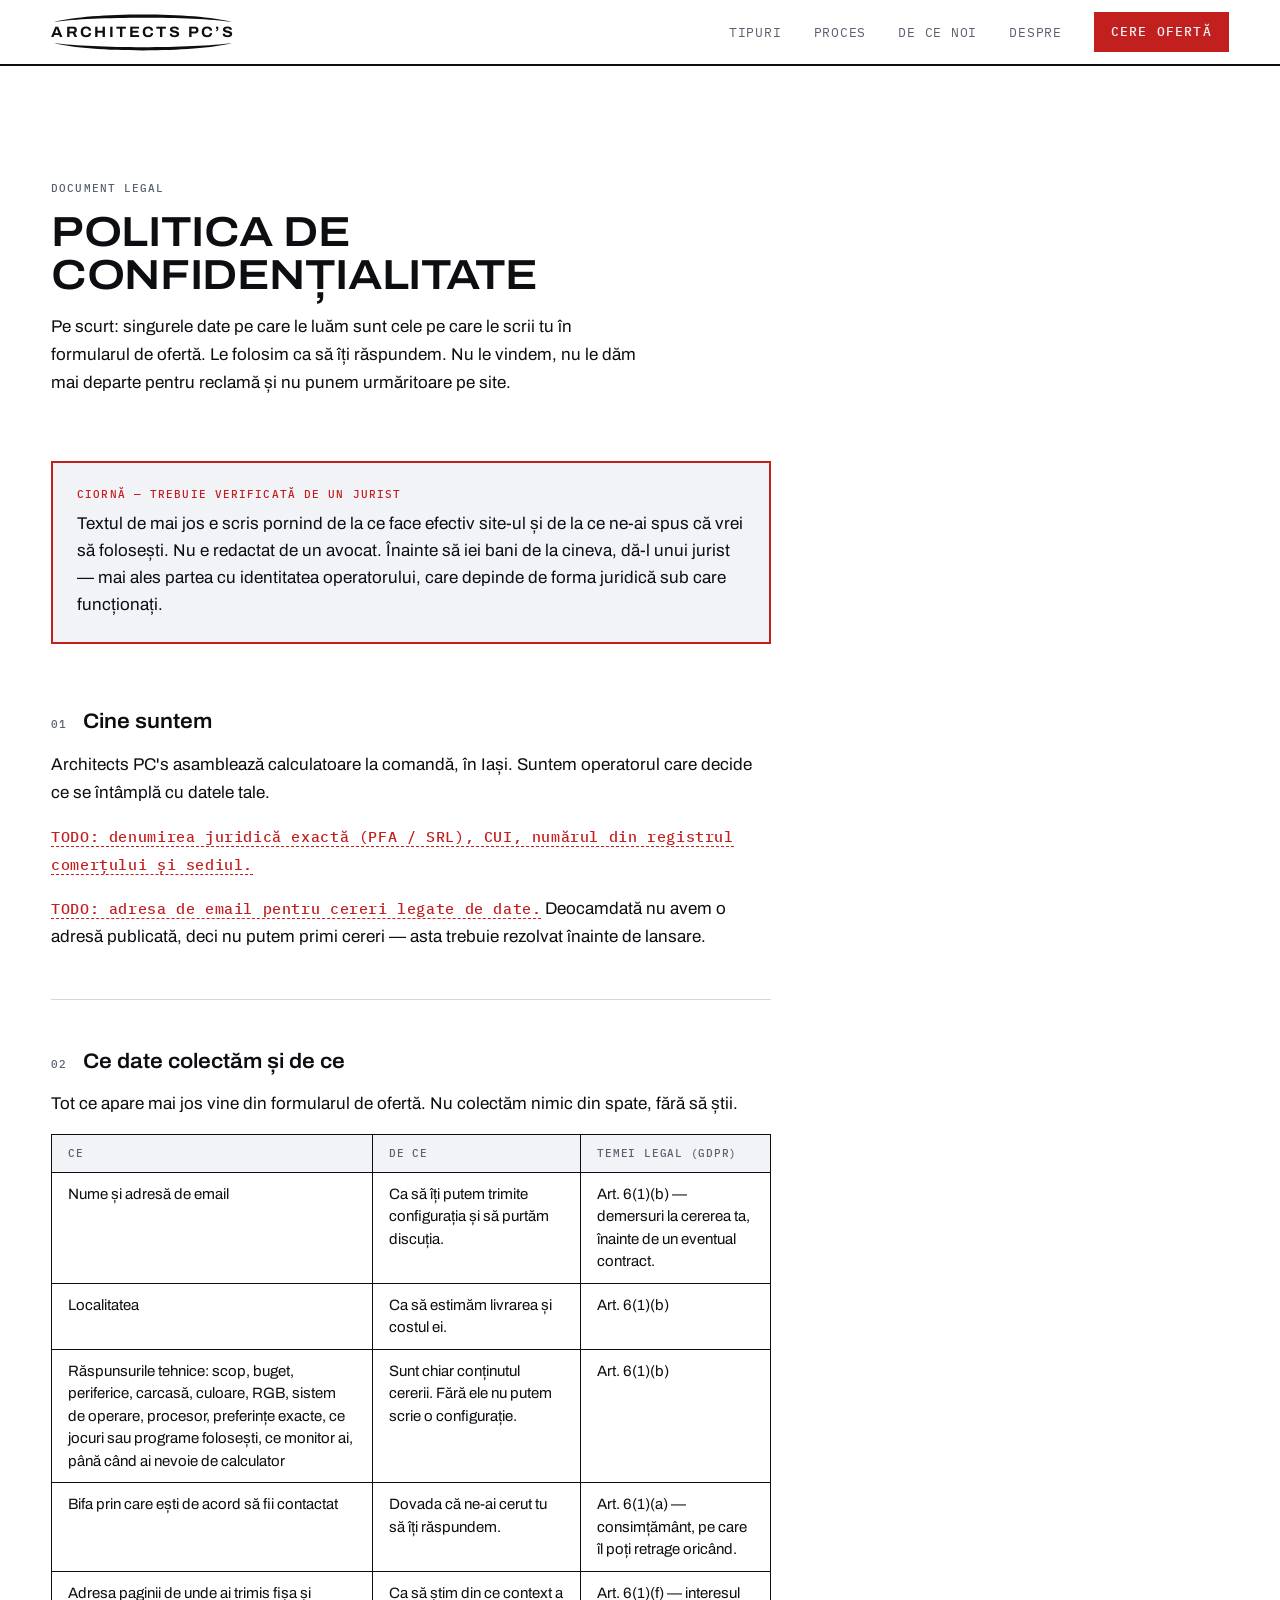
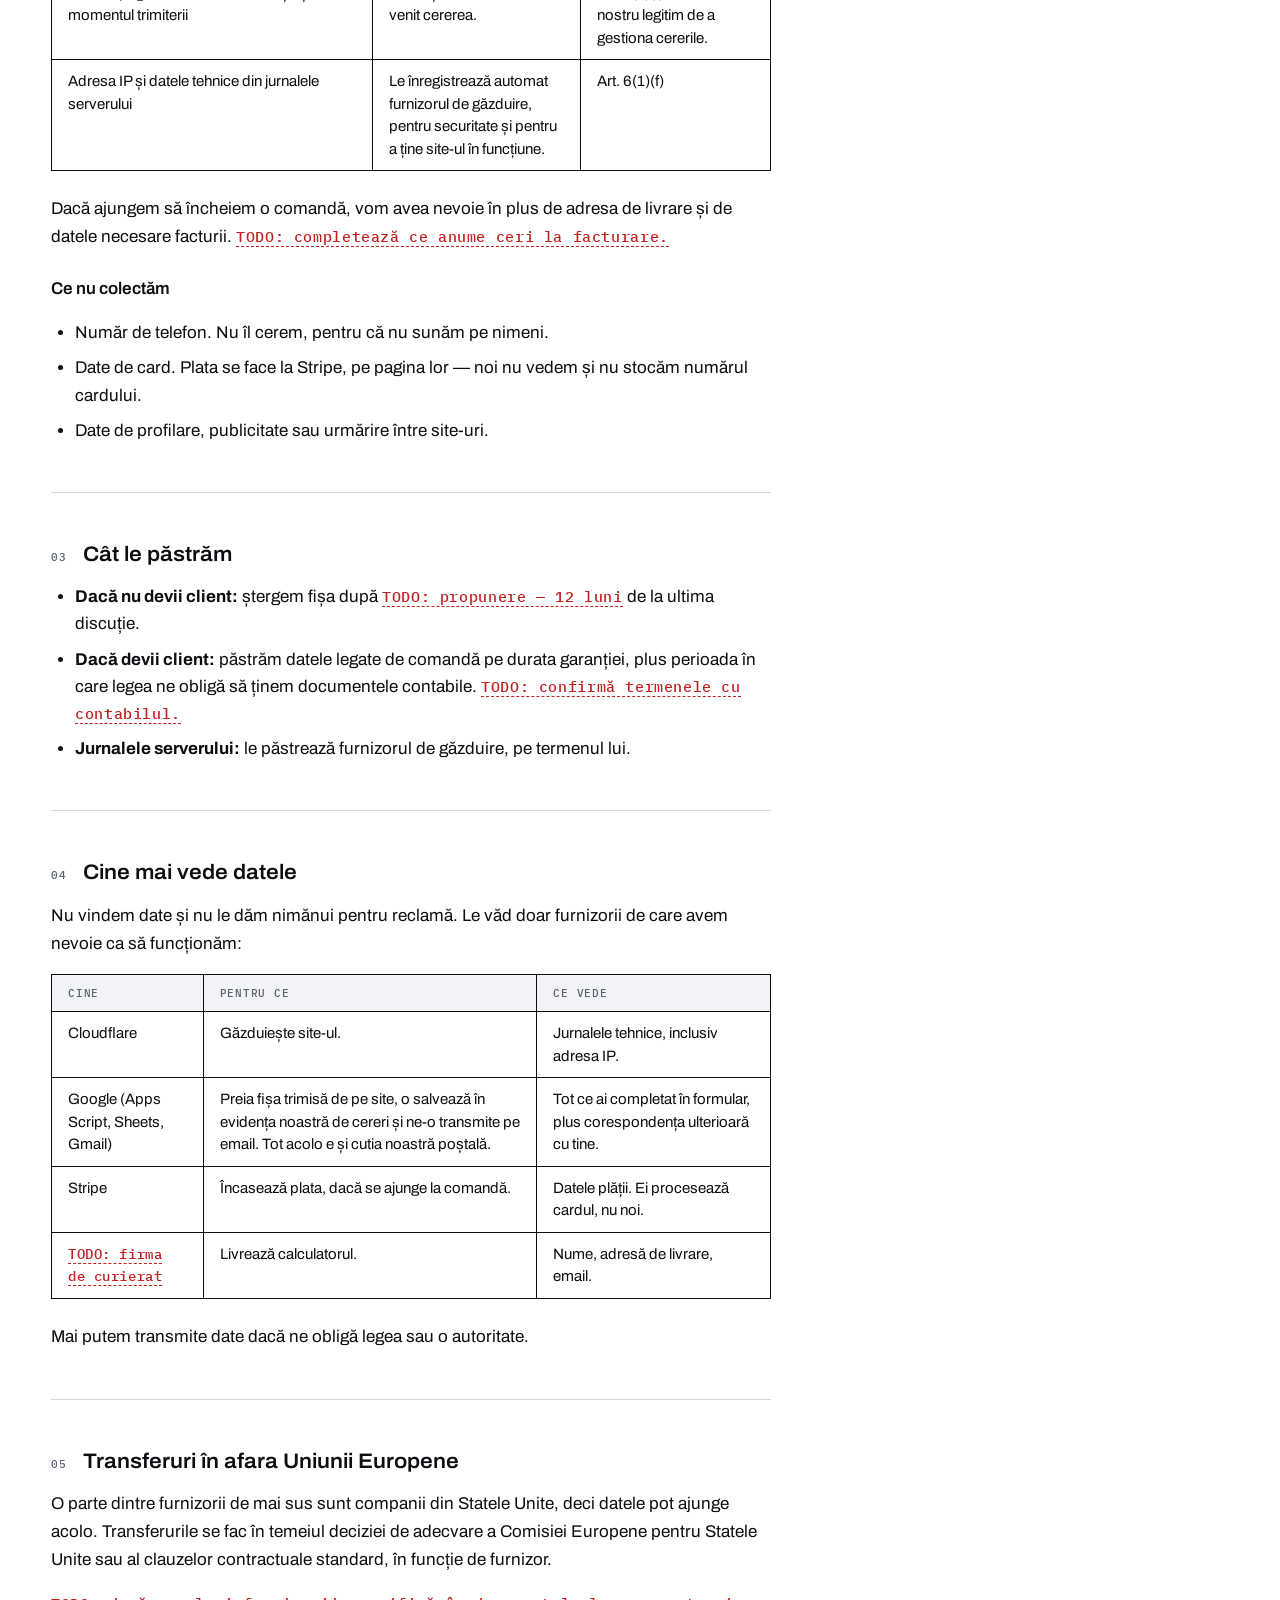
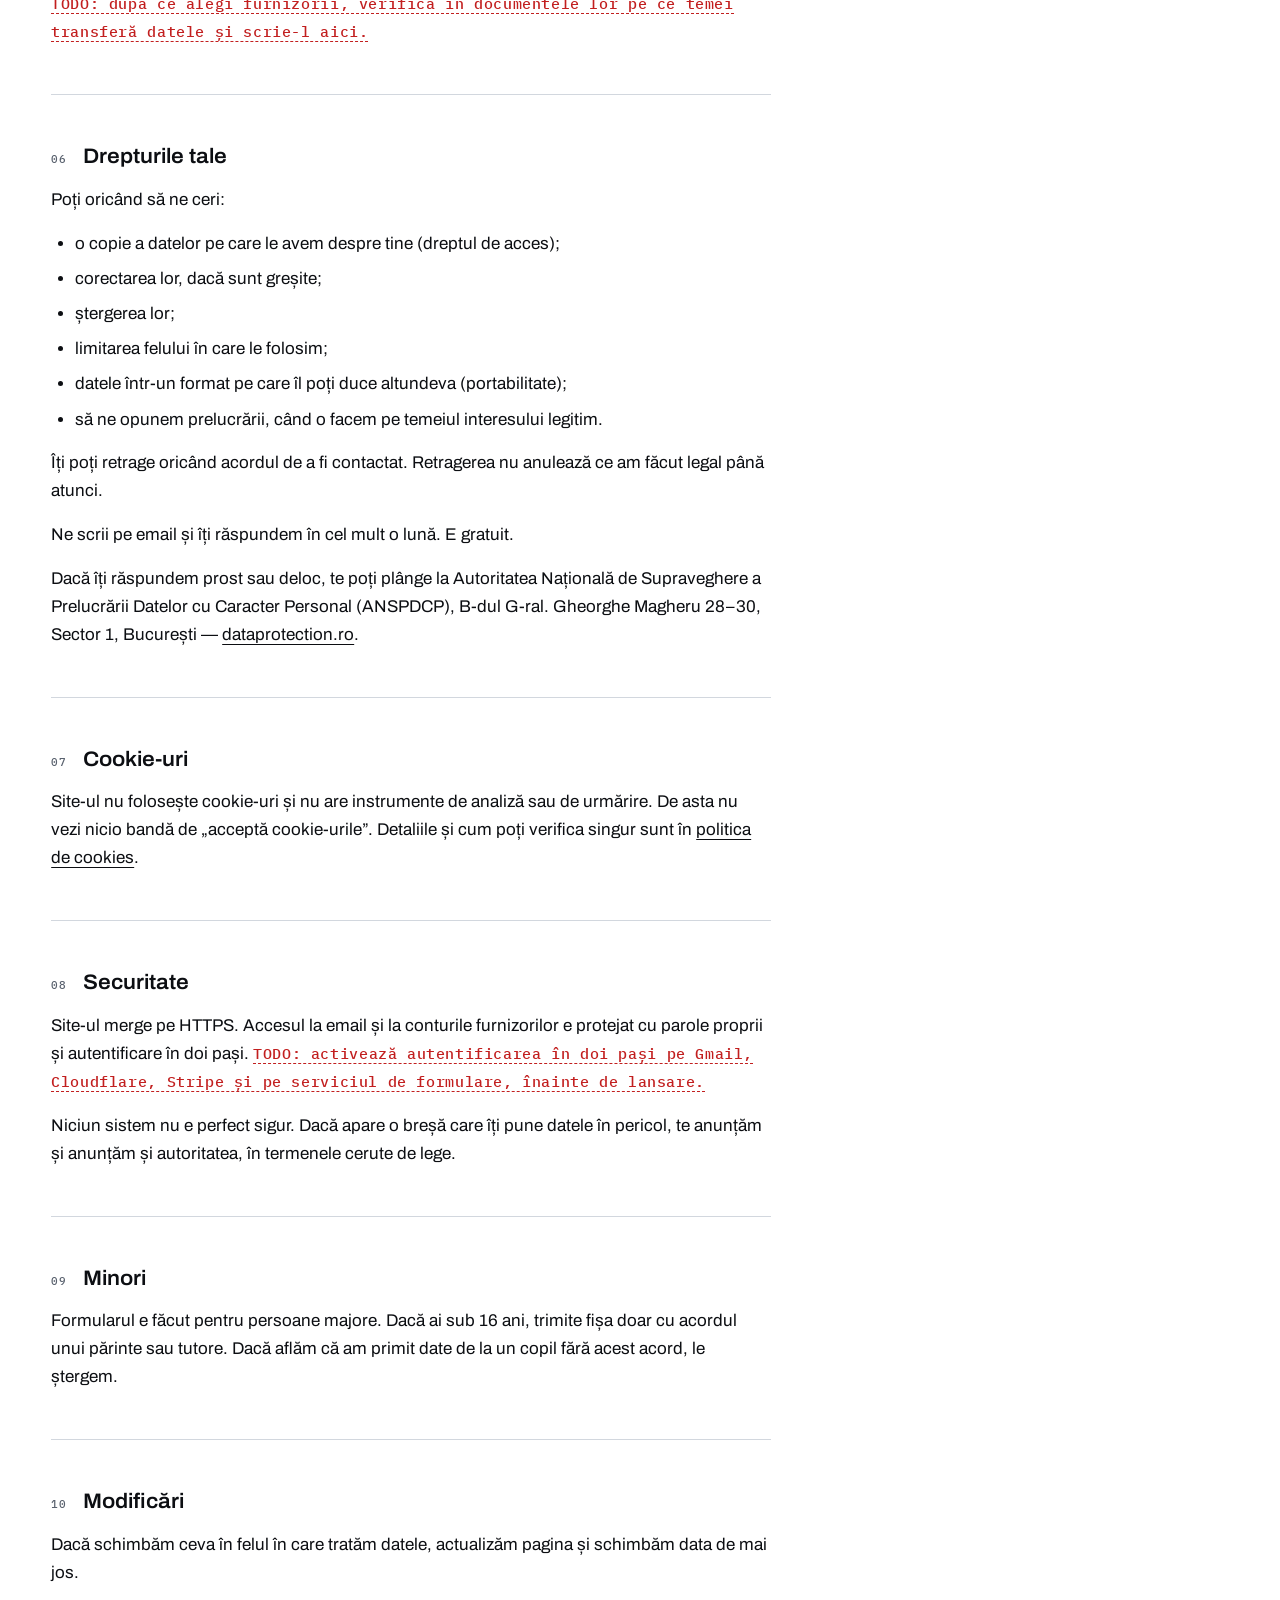
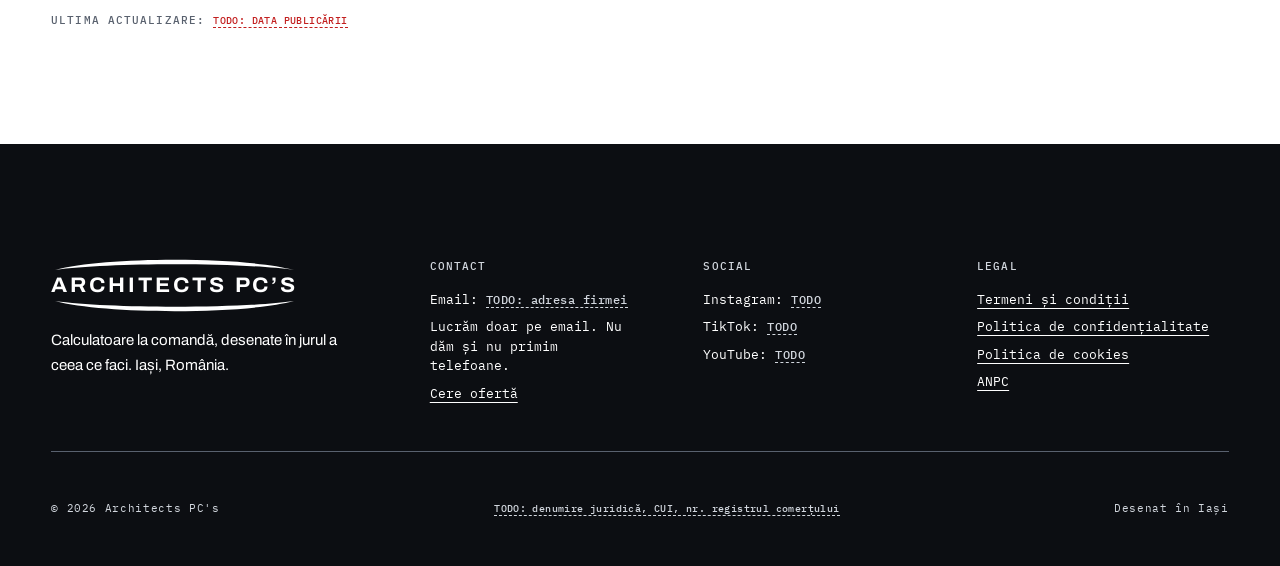
<file: confidentialitate.html>
<!DOCTYPE html>
<html lang="ro">
<head>
<meta charset="utf-8">
<meta name="viewport" content="width=device-width, initial-scale=1">

<title>Politica de confidențialitate | Architects PC's</title>
<meta name="description" content="Ce date colectăm prin formularul de ofertă, de ce le colectăm, cât le păstrăm, cui le transmitem și ce drepturi ai asupra lor.">
<!-- ============================================================
     ATENTIE: SCOATE ACESTE DOUA RANDURI LA LANSARE.
     Cat timp site-ul e o ciorna pe o adresa de test, ii spune lui
     Google sa nu il indexeze - documentele legale sunt inca ciorne.
     Daca raman dupa lansare, site-ul nu apare NICIODATA in cautari.
     ============================================================ -->
<meta name="robots" content="noindex, nofollow">

<link rel="canonical" href="https://architectspc.ro/confidentialitate.html">

<meta property="og:type" content="website">
<meta property="og:locale" content="ro_RO">
<meta property="og:site_name" content="Architects PC's">
<meta property="og:title" content="Politica de confidențialitate | Architects PC's">
<meta property="og:description" content="Ce date colectăm, de ce, cât le păstrăm și ce drepturi ai asupra lor.">
<meta property="og:url" content="https://architectspc.ro/confidentialitate.html">
<meta property="og:image" content="https://architectspc.ro/assets/logo/og-image.png">
<meta name="twitter:card" content="summary_large_image">

<meta name="theme-color" content="#FFFFFF">

<link rel="icon" href="favicon.svg" type="image/svg+xml">
<link rel="apple-touch-icon" href="assets/logo/apple-touch-icon.png">

<link rel="preload" href="assets/fonts/archivo-var-latin.woff2" as="font" type="font/woff2" crossorigin>
<link rel="stylesheet" href="css/fonts.css">
<link rel="stylesheet" href="css/style.css">

<script>document.documentElement.classList.add('js');</script>
</head>

<body>
<a class="skip-link" href="#main">Sari la conținut</a>

<header class="header">
  <div class="header__inner">
    <a class="brand" href="index.html" aria-label="Architects PC's &#8212; acas&#259;">
      <span class="brand__lockup">
        <svg class="brand__arc" viewBox="0 0 120 13" preserveAspectRatio="none" aria-hidden="true" focusable="false"><path d="M2 13C26 -3 94 -3 118 13C92 4 28 4 2 13Z"/></svg>
        <span class="brand__name">Architects PC&rsquo;s</span>
        <svg class="brand__arc" viewBox="0 0 120 13" preserveAspectRatio="none" aria-hidden="true" focusable="false"><path d="M2 0C26 16 94 16 118 0C92 9 28 9 2 0Z"/></svg>
      </span>
    </a>

    <button class="nav__toggle" type="button" id="navToggle" aria-expanded="false" aria-controls="nav">
      Meniu
    </button>

    <nav class="nav" id="nav" aria-label="Navigare principală">
      <ul class="nav__list">
        <li><a class="nav__link" href="index.html#tipuri">Tipuri</a></li>
        <li><a class="nav__link" href="index.html#proces">Proces</a></li>
        <li><a class="nav__link" href="index.html#de-ce-noi">De ce noi</a></li>
        <li><a class="nav__link" href="index.html#despre">Despre</a></li>
      </ul>
      <a class="btn btn--primary btn--small nav__cta" href="oferta.html">Cere ofertă</a>
    </nav>
  </div>
</header>

<main id="main">
  <div class="shell">

    <div class="section__head" style="padding-top:var(--section-y);margin-bottom:0">
      <p class="label">Document legal</p>
      <h1 class="h-section">Politica de confidențialitate</h1>
      <p class="prose">
        Pe scurt: singurele date pe care le luăm sunt cele pe care le scrii tu în
        formularul de ofertă. Le folosim ca să îți răspundem. Nu le vindem, nu le
        dăm mai departe pentru reclamă și nu punem urmăritoare pe site.
      </p>
    </div>

    <article class="legal">

      <div class="legal__notice">
        <p class="label" style="color:var(--redline)">Ciornă — trebuie verificată de un jurist</p>
        <p>
          Textul de mai jos e scris pornind de la ce face efectiv site-ul și de la
          ce ne-ai spus că vrei să folosești. Nu e redactat de un avocat. Înainte
          să iei bani de la cineva, dă-l unui jurist — mai ales partea cu
          identitatea operatorului, care depinde de forma juridică sub care
          funcționați.
        </p>
      </div>

      <section class="legal__art">
        <h2 class="legal__h"><span class="legal__no">01</span> <span>Cine suntem</span></h2>
        <p>
          Architects PC's asamblează calculatoare la comandă, în Iași.
          Suntem operatorul care decide ce se întâmplă cu datele tale.
        </p>
        <p>
          <span class="todo">TODO: denumirea juridică exactă (PFA / SRL), CUI,
          numărul din registrul comerțului și sediul.</span>
        </p>
        <p>
          <span class="todo">TODO: adresa de email pentru cereri legate de date.</span>
          Deocamdată nu avem o adresă publicată, deci nu putem primi cereri —
          asta trebuie rezolvat înainte de lansare.
        </p>
      </section>

      <section class="legal__art">
        <h2 class="legal__h"><span class="legal__no">02</span> <span>Ce date colectăm și de ce</span></h2>
        <p>
          Tot ce apare mai jos vine din formularul de ofertă. Nu colectăm nimic
          din spate, fără să știi.
        </p>

        <div class="table-wrap">
          <table class="legal__table">
            <thead>
              <tr><th>Ce</th><th>De ce</th><th>Temei legal (GDPR)</th></tr>
            </thead>
            <tbody>
              <tr>
                <td>Nume și adresă de email</td>
                <td>Ca să îți putem trimite configurația și să purtăm discuția.</td>
                <td>Art. 6(1)(b) — demersuri la cererea ta, înainte de un eventual contract.</td>
              </tr>
              <tr>
                <td>Localitatea</td>
                <td>Ca să estimăm livrarea și costul ei.</td>
                <td>Art. 6(1)(b)</td>
              </tr>
              <tr>
                <td>Răspunsurile tehnice: scop, buget, periferice, carcasă, culoare, RGB, sistem de operare, procesor, preferințe exacte, ce jocuri sau programe folosești, ce monitor ai, până când ai nevoie de calculator</td>
                <td>Sunt chiar conținutul cererii. Fără ele nu putem scrie o configurație.</td>
                <td>Art. 6(1)(b)</td>
              </tr>
              <tr>
                <td>Bifa prin care ești de acord să fii contactat</td>
                <td>Dovada că ne-ai cerut tu să îți răspundem.</td>
                <td>Art. 6(1)(a) — consimțământ, pe care îl poți retrage oricând.</td>
              </tr>
              <tr>
                <td>Adresa paginii de unde ai trimis fișa și momentul trimiterii</td>
                <td>Ca să știm din ce context a venit cererea.</td>
                <td>Art. 6(1)(f) — interesul nostru legitim de a gestiona cererile.</td>
              </tr>
              <tr>
                <td>Adresa IP și datele tehnice din jurnalele serverului</td>
                <td>Le înregistrează automat furnizorul de găzduire, pentru securitate și pentru a ține site-ul în funcțiune.</td>
                <td>Art. 6(1)(f)</td>
              </tr>
            </tbody>
          </table>
        </div>

        <p>
          Dacă ajungem să încheiem o comandă, vom avea nevoie în plus de adresa de
          livrare și de datele necesare facturii.
          <span class="todo">TODO: completează ce anume ceri la facturare.</span>
        </p>

        <p class="legal__sub">Ce nu colectăm</p>
        <ul>
          <li>Număr de telefon. Nu îl cerem, pentru că nu sunăm pe nimeni.</li>
          <li>Date de card. Plata se face la Stripe, pe pagina lor — noi nu vedem și nu stocăm numărul cardului.</li>
          <li>Date de profilare, publicitate sau urmărire între site-uri.</li>
        </ul>
      </section>

      <section class="legal__art">
        <h2 class="legal__h"><span class="legal__no">03</span> <span>Cât le păstrăm</span></h2>
        <ul>
          <li>
            <strong>Dacă nu devii client:</strong> ștergem fișa după
            <span class="todo">TODO: propunere — 12 luni</span> de la ultima
            discuție.
          </li>
          <li>
            <strong>Dacă devii client:</strong> păstrăm datele legate de comandă pe
            durata garanției, plus perioada în care legea ne obligă să ținem
            documentele contabile.
            <span class="todo">TODO: confirmă termenele cu contabilul.</span>
          </li>
          <li>
            <strong>Jurnalele serverului:</strong> le păstrează furnizorul de
            găzduire, pe termenul lui.
          </li>
        </ul>
      </section>

      <section class="legal__art">
        <h2 class="legal__h"><span class="legal__no">04</span> <span>Cine mai vede datele</span></h2>
        <p>
          Nu vindem date și nu le dăm nimănui pentru reclamă. Le văd doar
          furnizorii de care avem nevoie ca să funcționăm:
        </p>

        <div class="table-wrap">
          <table class="legal__table">
            <thead>
              <tr><th>Cine</th><th>Pentru ce</th><th>Ce vede</th></tr>
            </thead>
            <tbody>
              <tr>
                <td>Cloudflare</td>
                <td>Găzduiește site-ul.</td>
                <td>Jurnalele tehnice, inclusiv adresa IP.</td>
              </tr>
              <tr>
                <td>Google (Apps Script, Sheets, Gmail)</td>
                <td>Preia fișa trimisă de pe site, o salvează în evidența noastră de cereri și ne-o transmite pe email. Tot acolo e și cutia noastră poștală.</td>
                <td>Tot ce ai completat în formular, plus corespondența ulterioară cu tine.</td>
              </tr>
              <tr>
                <td>Stripe</td>
                <td>Încasează plata, dacă se ajunge la comandă.</td>
                <td>Datele plății. Ei procesează cardul, nu noi.</td>
              </tr>
              <tr>
                <td><span class="todo">TODO: firma de curierat</span></td>
                <td>Livrează calculatorul.</td>
                <td>Nume, adresă de livrare, email.</td>
              </tr>
            </tbody>
          </table>
        </div>

        <p>
          Mai putem transmite date dacă ne obligă legea sau o autoritate.
        </p>
      </section>

      <section class="legal__art">
        <h2 class="legal__h"><span class="legal__no">05</span> <span>Transferuri în afara Uniunii Europene</span></h2>
        <p>
          O parte dintre furnizorii de mai sus sunt companii din Statele Unite, deci
          datele pot ajunge acolo. Transferurile se fac în temeiul deciziei de
          adecvare a Comisiei Europene pentru Statele Unite sau al clauzelor
          contractuale standard, în funcție de furnizor.
        </p>
        <p>
          <span class="todo">TODO: după ce alegi furnizorii, verifică în
          documentele lor pe ce temei transferă datele și scrie-l aici.</span>
        </p>
      </section>

      <section class="legal__art">
        <h2 class="legal__h"><span class="legal__no">06</span> <span>Drepturile tale</span></h2>
        <p>Poți oricând să ne ceri:</p>
        <ul>
          <li>o copie a datelor pe care le avem despre tine (dreptul de acces);</li>
          <li>corectarea lor, dacă sunt greșite;</li>
          <li>ștergerea lor;</li>
          <li>limitarea felului în care le folosim;</li>
          <li>datele într-un format pe care îl poți duce altundeva (portabilitate);</li>
          <li>să ne opunem prelucrării, când o facem pe temeiul interesului legitim.</li>
        </ul>
        <p>
          Îți poți retrage oricând acordul de a fi contactat. Retragerea nu anulează
          ce am făcut legal până atunci.
        </p>
        <p>
          Ne scrii pe email și îți răspundem în cel mult o lună. E gratuit.
        </p>
        <p>
          Dacă îți răspundem prost sau deloc, te poți plânge la Autoritatea
          Națională de Supraveghere a Prelucrării Datelor cu Caracter Personal
          (ANSPDCP), B-dul G-ral. Gheorghe Magheru 28–30, Sector 1, București —
          <a class="link" href="https://www.dataprotection.ro/" target="_blank" rel="noopener">dataprotection.ro</a>.
        </p>
      </section>

      <section class="legal__art">
        <h2 class="legal__h"><span class="legal__no">07</span> <span>Cookie-uri</span></h2>
        <p>
          Site-ul nu folosește cookie-uri și nu are instrumente de analiză sau de
          urmărire. De asta nu vezi nicio bandă de „acceptă cookie-urile”.
          Detaliile și cum poți verifica singur sunt în
          <a class="link" href="cookies.html">politica de cookies</a>.
        </p>
      </section>

      <section class="legal__art">
        <h2 class="legal__h"><span class="legal__no">08</span> <span>Securitate</span></h2>
        <p>
          Site-ul merge pe HTTPS. Accesul la email și la conturile furnizorilor e
          protejat cu parole proprii și autentificare în doi pași.
          <span class="todo">TODO: activează autentificarea în doi pași pe Gmail,
          Cloudflare, Stripe și pe serviciul de formulare, înainte de lansare.</span>
        </p>
        <p>
          Niciun sistem nu e perfect sigur. Dacă apare o breșă care îți pune datele
          în pericol, te anunțăm și anunțăm și autoritatea, în termenele cerute de
          lege.
        </p>
      </section>

      <section class="legal__art">
        <h2 class="legal__h"><span class="legal__no">09</span> <span>Minori</span></h2>
        <p>
          Formularul e făcut pentru persoane majore. Dacă ai sub 16 ani, trimite
          fișa doar cu acordul unui părinte sau tutore. Dacă aflăm că am primit
          date de la un copil fără acest acord, le ștergem.
        </p>
      </section>

      <section class="legal__art">
        <h2 class="legal__h"><span class="legal__no">10</span> <span>Modificări</span></h2>
        <p>
          Dacă schimbăm ceva în felul în care tratăm datele, actualizăm pagina și
          schimbăm data de mai jos.
        </p>
        <p class="label" style="margin-top:var(--s-4)">
          Ultima actualizare: <span class="todo">TODO: data publicării</span>
        </p>
      </section>

    </article>
  </div>
</main>

<footer class="footer">
  <div class="footer__inner">
    <div class="footer__grid">
      <div class="footer__col">
        <span class="brand__lockup brand__lockup--lg">
          <svg class="brand__arc" viewBox="0 0 120 13" preserveAspectRatio="none" aria-hidden="true" focusable="false"><path d="M2 13C26 -3 94 -3 118 13C92 4 28 4 2 13Z"/></svg>
          <span class="brand__name">Architects PC&rsquo;s</span>
          <svg class="brand__arc" viewBox="0 0 120 13" preserveAspectRatio="none" aria-hidden="true" focusable="false"><path d="M2 0C26 16 94 16 118 0C92 9 28 9 2 0Z"/></svg>
        </span>
        <p class="prose" style="font-size:var(--fs-15)">
          Calculatoare la comandă, desenate în jurul a ceea ce faci. Iași, România.
        </p>
      </div>

      <div class="footer__col">
        <p class="label">Contact</p>
        <ul class="footer__list">
          <li>Email: <span class="todo">TODO: adresa firmei</span></li>
          <li>Lucrăm doar pe email. Nu dăm și nu primim telefoane.</li>
          <li><a class="footer__link" href="oferta.html">Cere ofertă</a></li>
        </ul>
      </div>

      <div class="footer__col">
        <p class="label">Social</p>
        <ul class="footer__list">
          <li>Instagram: <span class="todo">TODO</span></li>
          <li>TikTok: <span class="todo">TODO</span></li>
          <li>YouTube: <span class="todo">TODO</span></li>
        </ul>
      </div>

      <div class="footer__col">
        <p class="label">Legal</p>
        <ul class="footer__list">
          <li><a class="footer__link" href="termeni.html">Termeni și condiții</a></li>
          <li><a class="footer__link" href="confidentialitate.html">Politica de confidențialitate</a></li>
          <li><a class="footer__link" href="cookies.html">Politica de cookies</a></li>
          <li><a class="footer__link" href="https://anpc.ro/" target="_blank" rel="noopener">ANPC</a></li>
        </ul>
      </div>
    </div>

    <div class="footer__base">
      <span>&copy; 2026 Architects PC's</span>
      <span><span class="todo">TODO: denumire juridică, CUI, nr. registrul comerțului</span></span>
      <span>Desenat în Iași</span>
    </div>
  </div>
</footer>

<script src="js/main.js"></script>
</body>
</html>
</file>
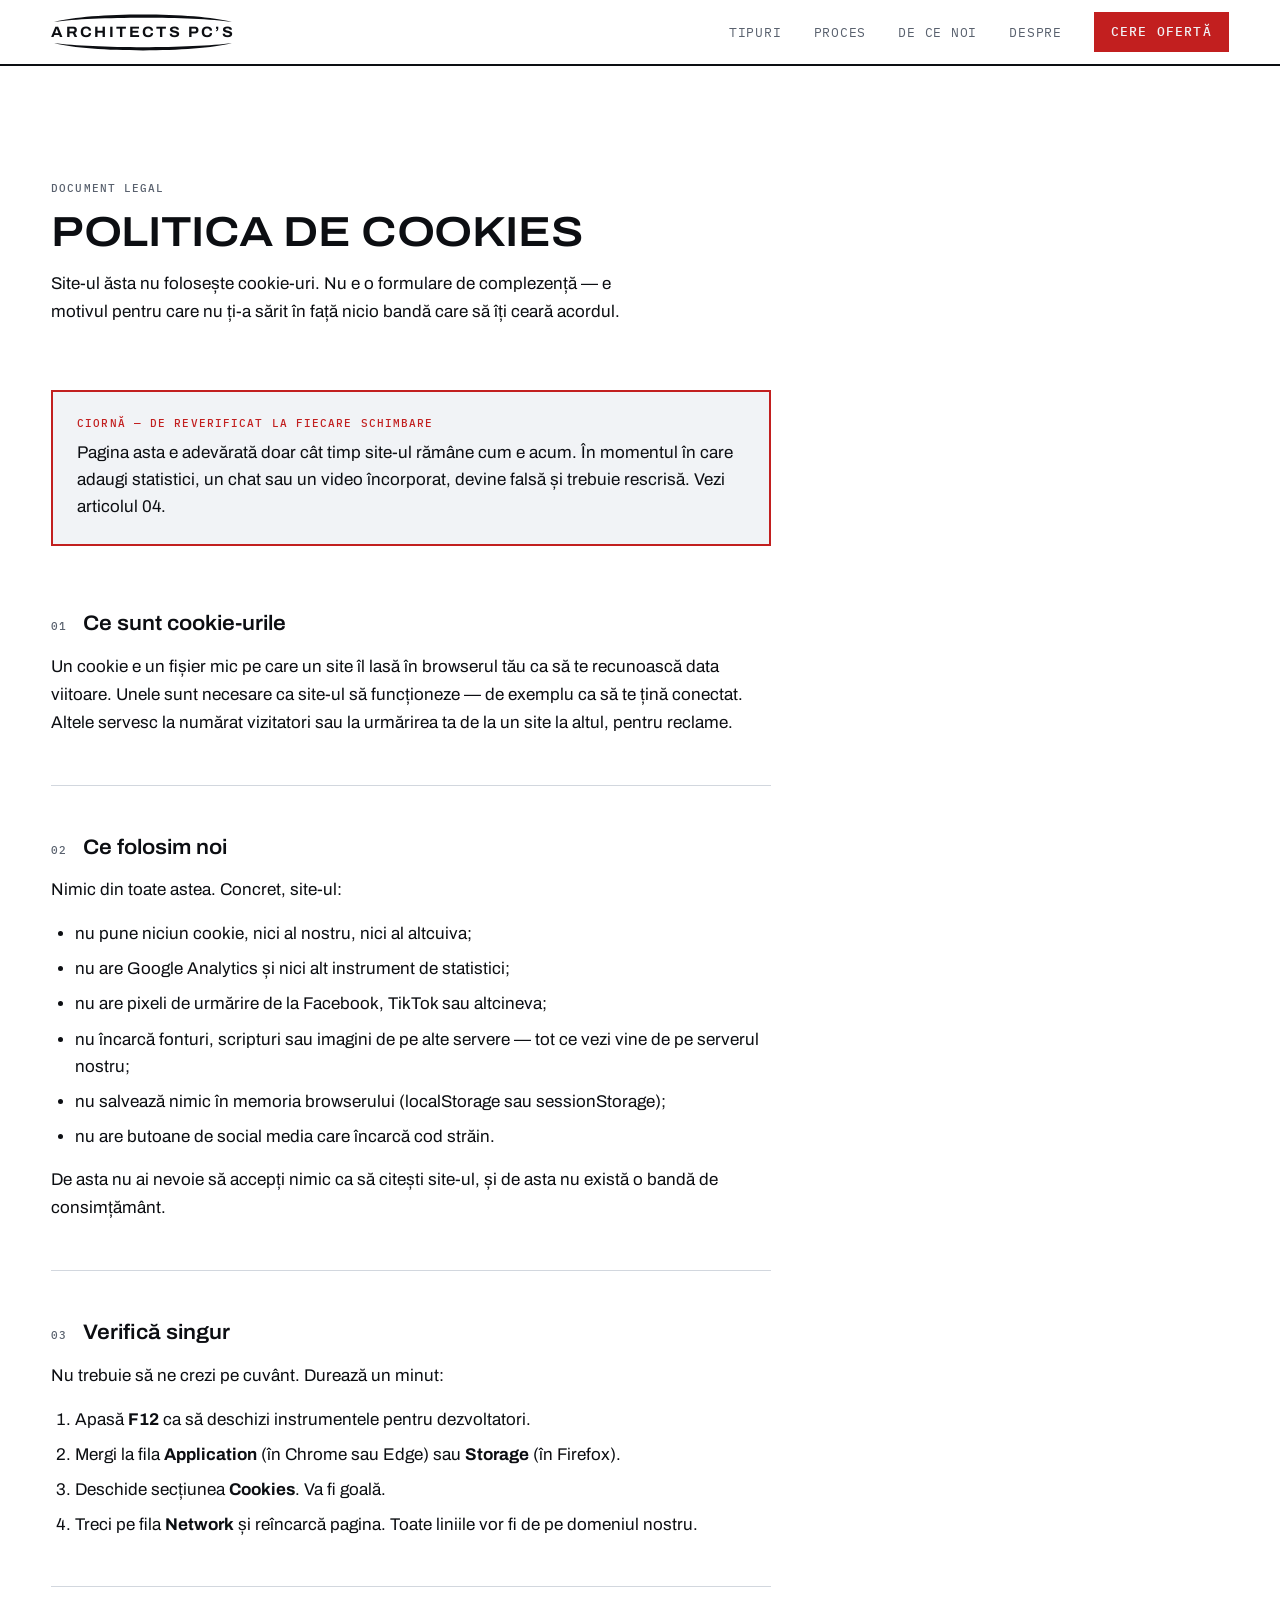
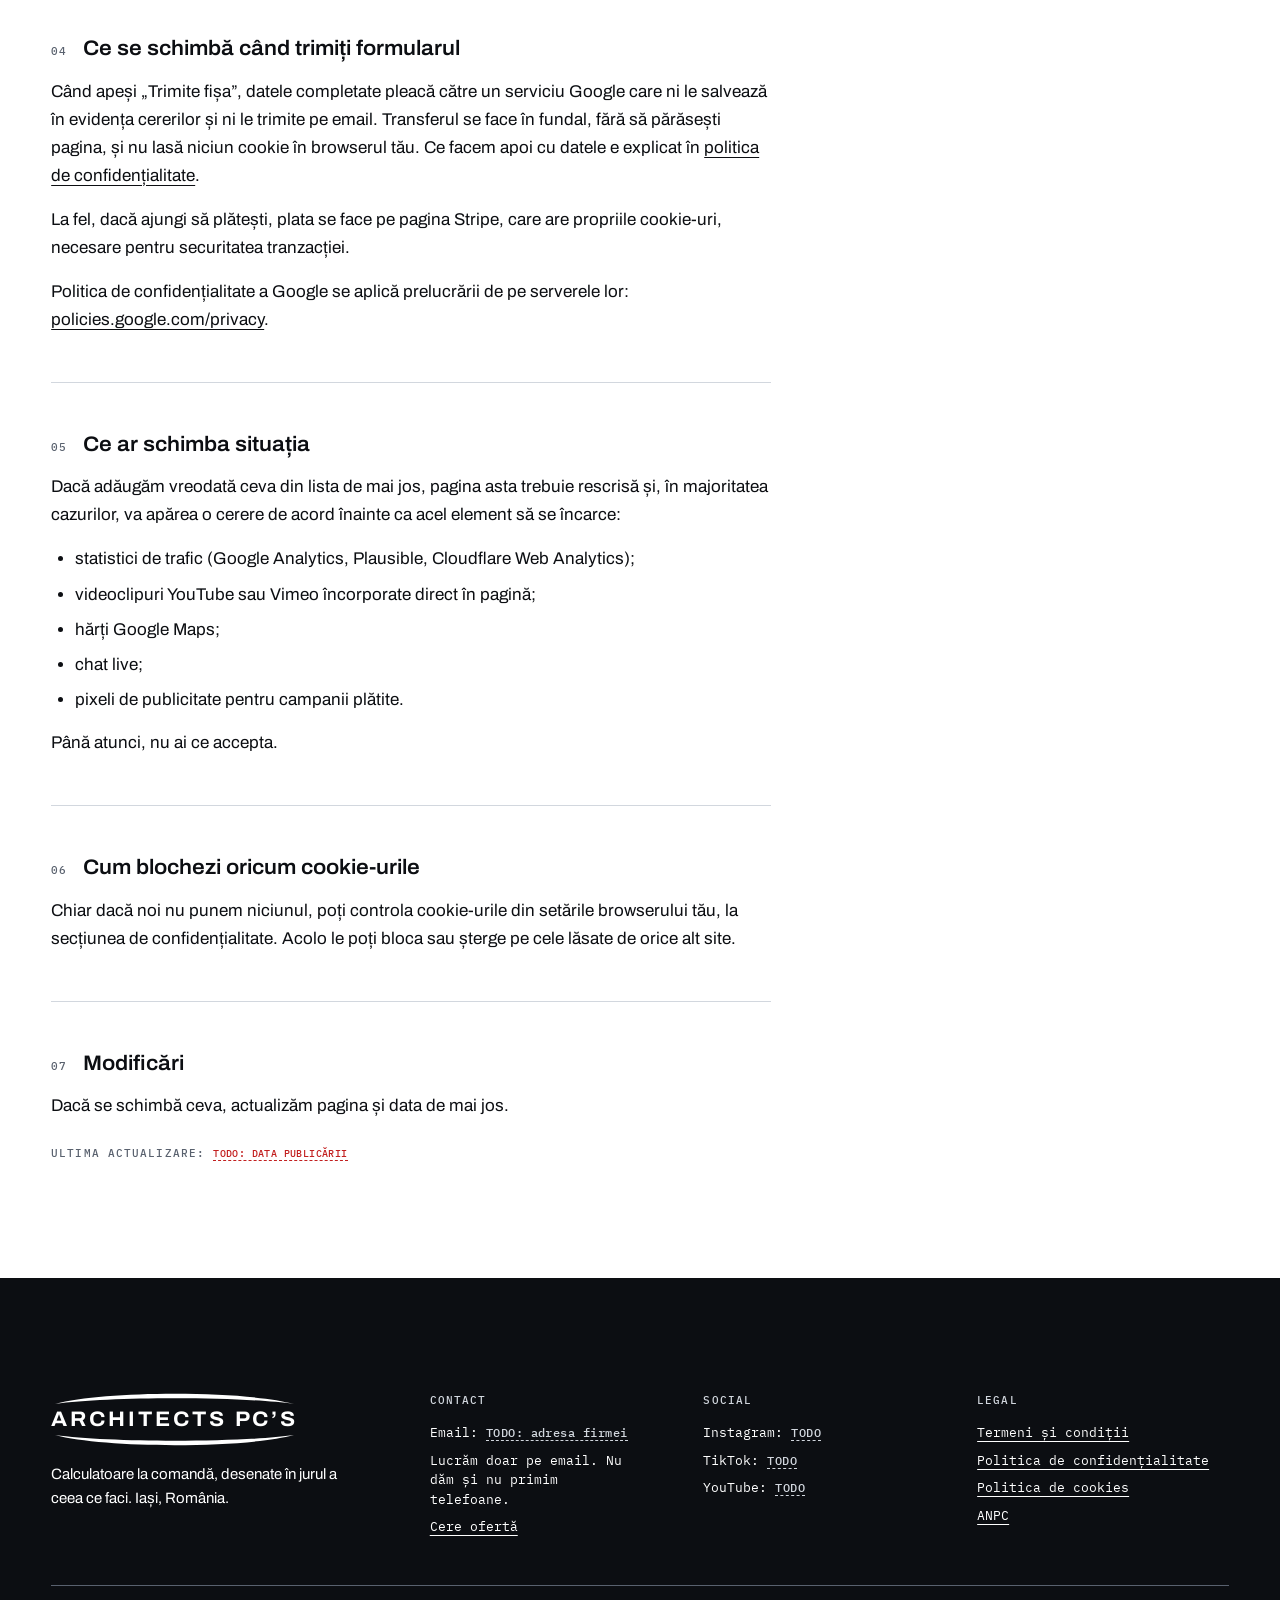
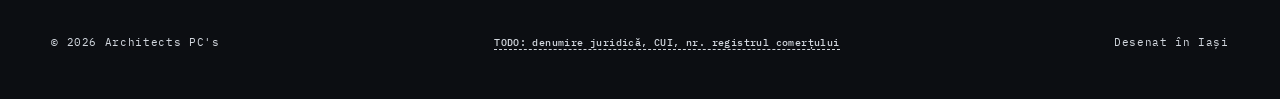
<file: cookies.html>
<!DOCTYPE html>
<html lang="ro">
<head>
<meta charset="utf-8">
<meta name="viewport" content="width=device-width, initial-scale=1">

<title>Politica de cookies | Architects PC's</title>
<meta name="description" content="Site-ul Architects PC's nu folosește cookie-uri, instrumente de analiză sau urmăritoare. Iată ce înseamnă asta și cum poți verifica singur.">
<!-- ============================================================
     ATENTIE: SCOATE ACESTE DOUA RANDURI LA LANSARE.
     Cat timp site-ul e o ciorna pe o adresa de test, ii spune lui
     Google sa nu il indexeze - documentele legale sunt inca ciorne.
     Daca raman dupa lansare, site-ul nu apare NICIODATA in cautari.
     ============================================================ -->
<meta name="robots" content="noindex, nofollow">

<link rel="canonical" href="https://architectspc.ro/cookies.html">

<meta property="og:type" content="website">
<meta property="og:locale" content="ro_RO">
<meta property="og:site_name" content="Architects PC's">
<meta property="og:title" content="Politica de cookies | Architects PC's">
<meta property="og:description" content="Nu folosim cookie-uri și nu te urmărim. Iată dovada și cum o verifici.">
<meta property="og:url" content="https://architectspc.ro/cookies.html">
<meta property="og:image" content="https://architectspc.ro/assets/logo/og-image.png">
<meta name="twitter:card" content="summary_large_image">

<meta name="theme-color" content="#FFFFFF">

<link rel="icon" href="favicon.svg" type="image/svg+xml">
<link rel="apple-touch-icon" href="assets/logo/apple-touch-icon.png">

<link rel="preload" href="assets/fonts/archivo-var-latin.woff2" as="font" type="font/woff2" crossorigin>
<link rel="stylesheet" href="css/fonts.css">
<link rel="stylesheet" href="css/style.css">

<script>document.documentElement.classList.add('js');</script>
</head>

<body>
<a class="skip-link" href="#main">Sari la conținut</a>

<header class="header">
  <div class="header__inner">
    <a class="brand" href="index.html" aria-label="Architects PC's &#8212; acas&#259;">
      <span class="brand__lockup">
        <svg class="brand__arc" viewBox="0 0 120 13" preserveAspectRatio="none" aria-hidden="true" focusable="false"><path d="M2 13C26 -3 94 -3 118 13C92 4 28 4 2 13Z"/></svg>
        <span class="brand__name">Architects PC&rsquo;s</span>
        <svg class="brand__arc" viewBox="0 0 120 13" preserveAspectRatio="none" aria-hidden="true" focusable="false"><path d="M2 0C26 16 94 16 118 0C92 9 28 9 2 0Z"/></svg>
      </span>
    </a>

    <button class="nav__toggle" type="button" id="navToggle" aria-expanded="false" aria-controls="nav">
      Meniu
    </button>

    <nav class="nav" id="nav" aria-label="Navigare principală">
      <ul class="nav__list">
        <li><a class="nav__link" href="index.html#tipuri">Tipuri</a></li>
        <li><a class="nav__link" href="index.html#proces">Proces</a></li>
        <li><a class="nav__link" href="index.html#de-ce-noi">De ce noi</a></li>
        <li><a class="nav__link" href="index.html#despre">Despre</a></li>
      </ul>
      <a class="btn btn--primary btn--small nav__cta" href="oferta.html">Cere ofertă</a>
    </nav>
  </div>
</header>

<main id="main">
  <div class="shell">

    <div class="section__head" style="padding-top:var(--section-y);margin-bottom:0">
      <p class="label">Document legal</p>
      <h1 class="h-section">Politica de cookies</h1>
      <p class="prose">
        Site-ul ăsta nu folosește cookie-uri. Nu e o formulare de complezență — e
        motivul pentru care nu ți-a sărit în față nicio bandă care să îți ceară
        acordul.
      </p>
    </div>

    <article class="legal">

      <div class="legal__notice">
        <p class="label" style="color:var(--redline)">Ciornă — de reverificat la fiecare schimbare</p>
        <p>
          Pagina asta e adevărată doar cât timp site-ul rămâne cum e acum. În
          momentul în care adaugi statistici, un chat sau un video încorporat,
          devine falsă și trebuie rescrisă. Vezi articolul 04.
        </p>
      </div>

      <section class="legal__art">
        <h2 class="legal__h"><span class="legal__no">01</span> <span>Ce sunt cookie-urile</span></h2>
        <p>
          Un cookie e un fișier mic pe care un site îl lasă în browserul tău ca să
          te recunoască data viitoare. Unele sunt necesare ca site-ul să
          funcționeze — de exemplu ca să te țină conectat. Altele servesc la
          numărat vizitatori sau la urmărirea ta de la un site la altul, pentru
          reclame.
        </p>
      </section>

      <section class="legal__art">
        <h2 class="legal__h"><span class="legal__no">02</span> <span>Ce folosim noi</span></h2>
        <p>Nimic din toate astea. Concret, site-ul:</p>
        <ul>
          <li>nu pune niciun cookie, nici al nostru, nici al altcuiva;</li>
          <li>nu are Google Analytics și nici alt instrument de statistici;</li>
          <li>nu are pixeli de urmărire de la Facebook, TikTok sau altcineva;</li>
          <li>nu încarcă fonturi, scripturi sau imagini de pe alte servere — tot ce vezi vine de pe serverul nostru;</li>
          <li>nu salvează nimic în memoria browserului (localStorage sau sessionStorage);</li>
          <li>nu are butoane de social media care încarcă cod străin.</li>
        </ul>
        <p>
          De asta nu ai nevoie să accepți nimic ca să citești site-ul, și de asta nu
          există o bandă de consimțământ.
        </p>
      </section>

      <section class="legal__art">
        <h2 class="legal__h"><span class="legal__no">03</span> <span>Verifică singur</span></h2>
        <p>Nu trebuie să ne crezi pe cuvânt. Durează un minut:</p>
        <ol>
          <li>Apasă <strong>F12</strong> ca să deschizi instrumentele pentru dezvoltatori.</li>
          <li>Mergi la fila <strong>Application</strong> (în Chrome sau Edge) sau <strong>Storage</strong> (în Firefox).</li>
          <li>Deschide secțiunea <strong>Cookies</strong>. Va fi goală.</li>
          <li>Treci pe fila <strong>Network</strong> și reîncarcă pagina. Toate liniile vor fi de pe domeniul nostru.</li>
        </ol>
      </section>

      <section class="legal__art">
        <h2 class="legal__h"><span class="legal__no">04</span> <span>Ce se schimbă când trimiți formularul</span></h2>
        <p>
          Când apeși „Trimite fișa”, datele completate pleacă către un serviciu
          Google care ni le salvează în evidența cererilor și ni le trimite pe
          email. Transferul se face în fundal, fără să părăsești pagina, și nu
          lasă niciun cookie în browserul tău. Ce facem apoi cu datele e explicat
          în <a class="link" href="confidentialitate.html">politica de confidențialitate</a>.
        </p>
        <p>
          La fel, dacă ajungi să plătești, plata se face pe pagina Stripe, care are
          propriile cookie-uri, necesare pentru securitatea tranzacției.
        </p>
        <p>
          Politica de confidențialitate a Google se aplică prelucrării de pe
          serverele lor:
          <a class="link" href="https://policies.google.com/privacy" target="_blank" rel="noopener">policies.google.com/privacy</a>.
        </p>
      </section>

      <section class="legal__art">
        <h2 class="legal__h"><span class="legal__no">05</span> <span>Ce ar schimba situația</span></h2>
        <p>
          Dacă adăugăm vreodată ceva din lista de mai jos, pagina asta trebuie
          rescrisă și, în majoritatea cazurilor, va apărea o cerere de acord
          înainte ca acel element să se încarce:
        </p>
        <ul>
          <li>statistici de trafic (Google Analytics, Plausible, Cloudflare Web Analytics);</li>
          <li>videoclipuri YouTube sau Vimeo încorporate direct în pagină;</li>
          <li>hărți Google Maps;</li>
          <li>chat live;</li>
          <li>pixeli de publicitate pentru campanii plătite.</li>
        </ul>
        <p>
          Până atunci, nu ai ce accepta.
        </p>
      </section>

      <section class="legal__art">
        <h2 class="legal__h"><span class="legal__no">06</span> <span>Cum blochezi oricum cookie-urile</span></h2>
        <p>
          Chiar dacă noi nu punem niciunul, poți controla cookie-urile din setările
          browserului tău, la secțiunea de confidențialitate. Acolo le poți bloca
          sau șterge pe cele lăsate de orice alt site.
        </p>
      </section>

      <section class="legal__art">
        <h2 class="legal__h"><span class="legal__no">07</span> <span>Modificări</span></h2>
        <p>
          Dacă se schimbă ceva, actualizăm pagina și data de mai jos.
        </p>
        <p class="label" style="margin-top:var(--s-4)">
          Ultima actualizare: <span class="todo">TODO: data publicării</span>
        </p>
      </section>

    </article>
  </div>
</main>

<footer class="footer">
  <div class="footer__inner">
    <div class="footer__grid">
      <div class="footer__col">
        <span class="brand__lockup brand__lockup--lg">
          <svg class="brand__arc" viewBox="0 0 120 13" preserveAspectRatio="none" aria-hidden="true" focusable="false"><path d="M2 13C26 -3 94 -3 118 13C92 4 28 4 2 13Z"/></svg>
          <span class="brand__name">Architects PC&rsquo;s</span>
          <svg class="brand__arc" viewBox="0 0 120 13" preserveAspectRatio="none" aria-hidden="true" focusable="false"><path d="M2 0C26 16 94 16 118 0C92 9 28 9 2 0Z"/></svg>
        </span>
        <p class="prose" style="font-size:var(--fs-15)">
          Calculatoare la comandă, desenate în jurul a ceea ce faci. Iași, România.
        </p>
      </div>

      <div class="footer__col">
        <p class="label">Contact</p>
        <ul class="footer__list">
          <li>Email: <span class="todo">TODO: adresa firmei</span></li>
          <li>Lucrăm doar pe email. Nu dăm și nu primim telefoane.</li>
          <li><a class="footer__link" href="oferta.html">Cere ofertă</a></li>
        </ul>
      </div>

      <div class="footer__col">
        <p class="label">Social</p>
        <ul class="footer__list">
          <li>Instagram: <span class="todo">TODO</span></li>
          <li>TikTok: <span class="todo">TODO</span></li>
          <li>YouTube: <span class="todo">TODO</span></li>
        </ul>
      </div>

      <div class="footer__col">
        <p class="label">Legal</p>
        <ul class="footer__list">
          <li><a class="footer__link" href="termeni.html">Termeni și condiții</a></li>
          <li><a class="footer__link" href="confidentialitate.html">Politica de confidențialitate</a></li>
          <li><a class="footer__link" href="cookies.html">Politica de cookies</a></li>
          <li><a class="footer__link" href="https://anpc.ro/" target="_blank" rel="noopener">ANPC</a></li>
        </ul>
      </div>
    </div>

    <div class="footer__base">
      <span>&copy; 2026 Architects PC's</span>
      <span><span class="todo">TODO: denumire juridică, CUI, nr. registrul comerțului</span></span>
      <span>Desenat în Iași</span>
    </div>
  </div>
</footer>

<script src="js/main.js"></script>
</body>
</html>
</file>
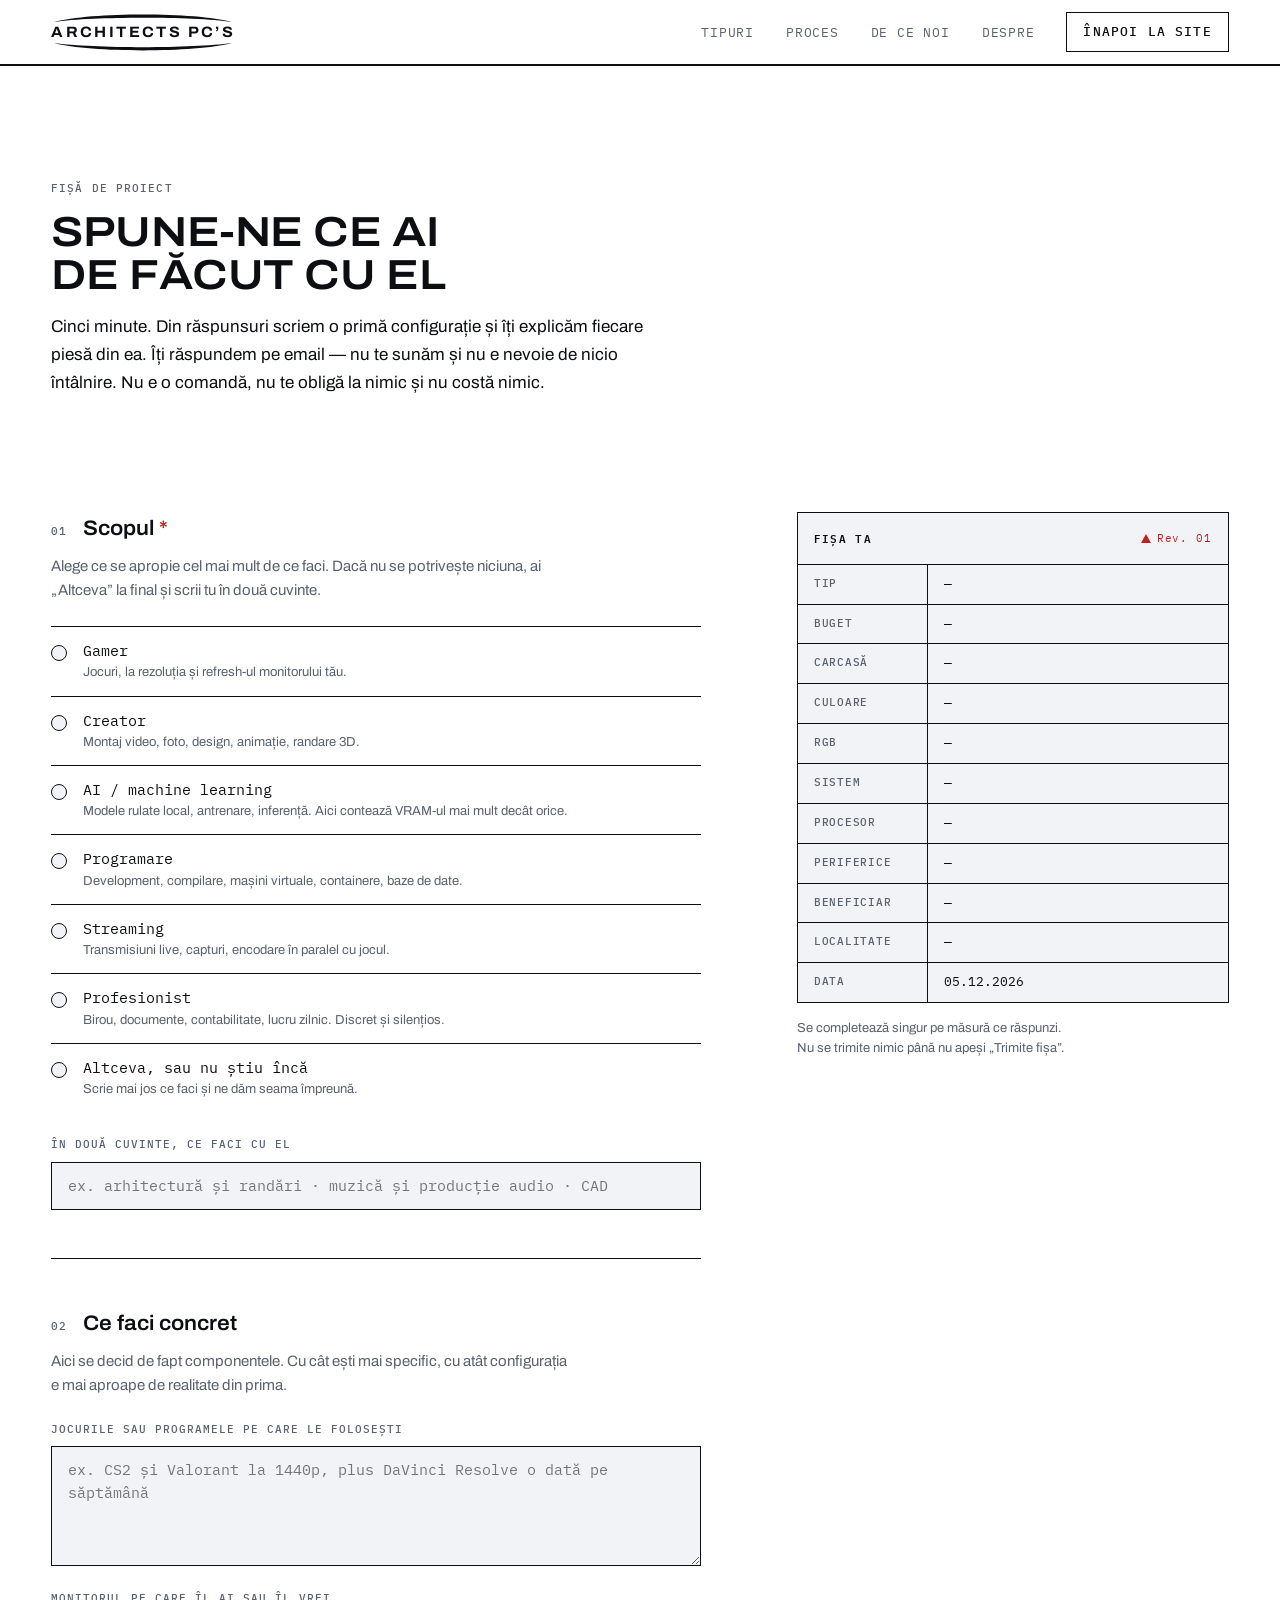
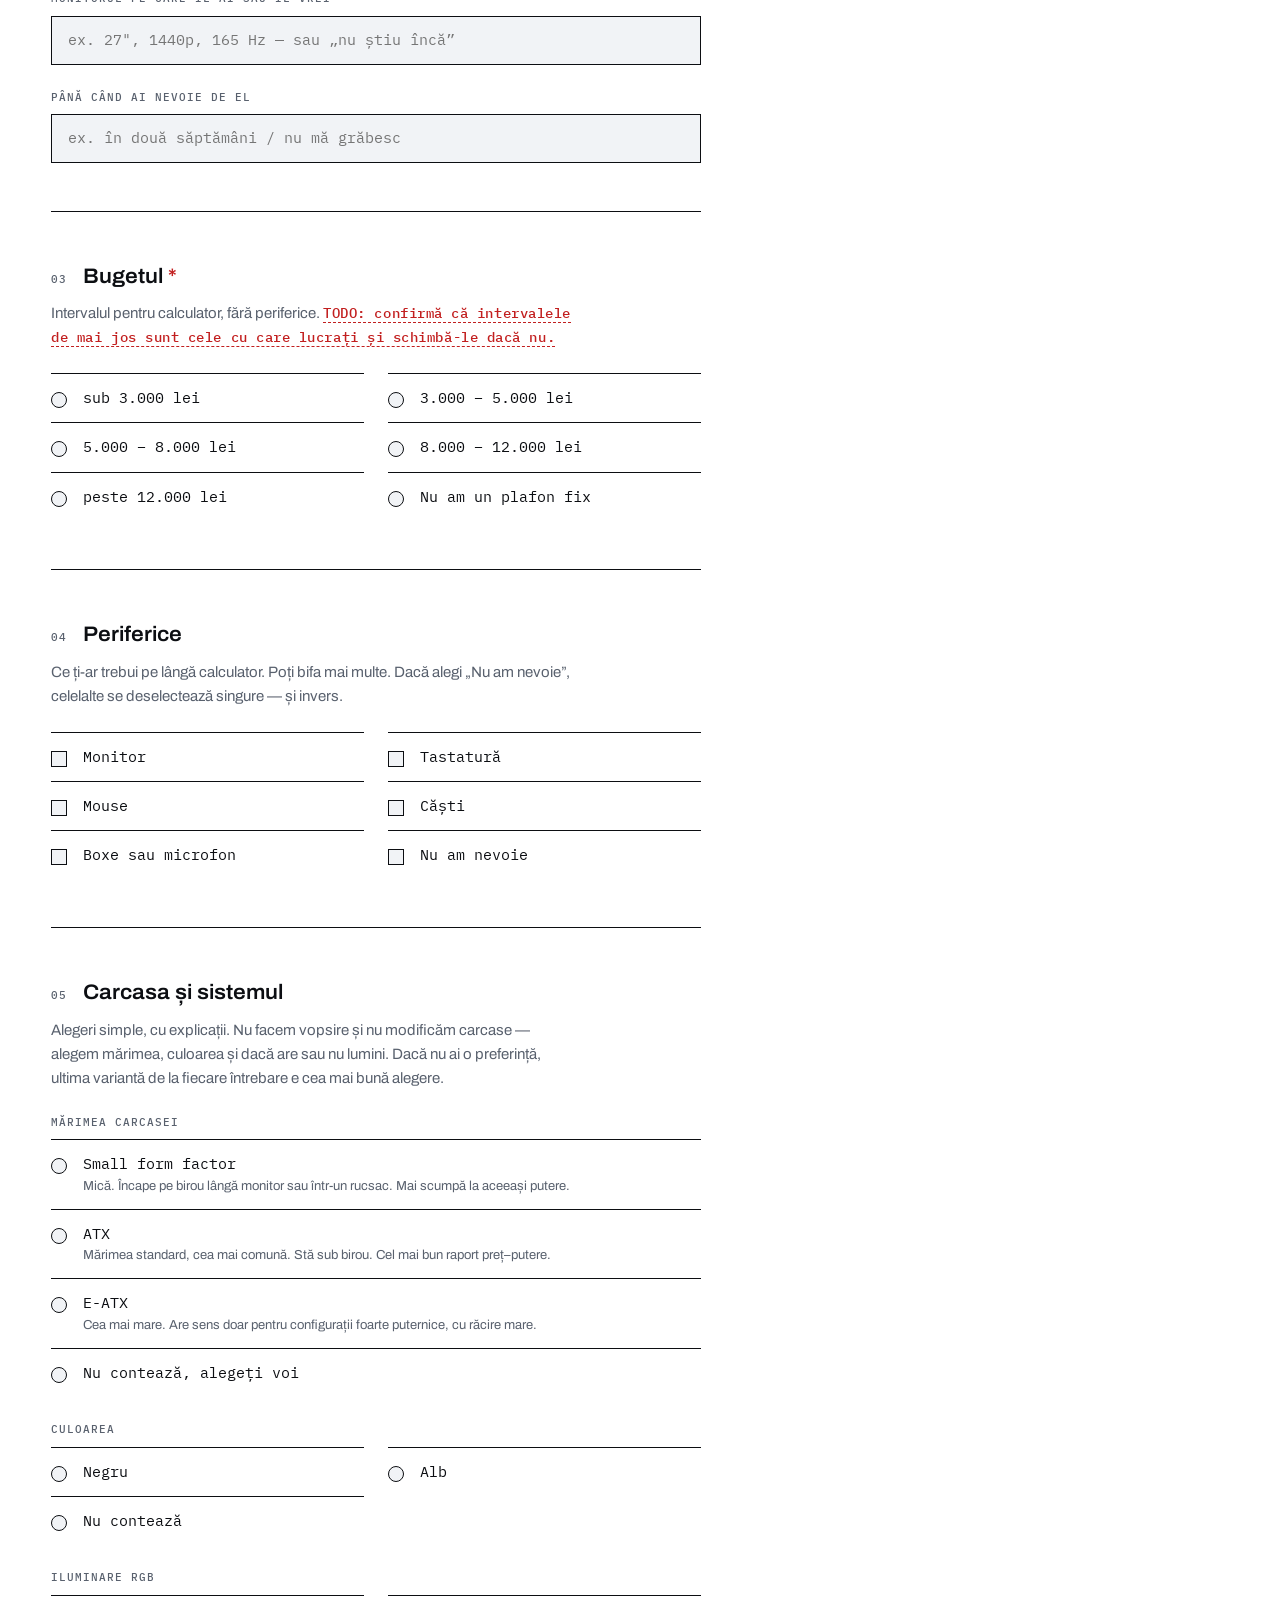
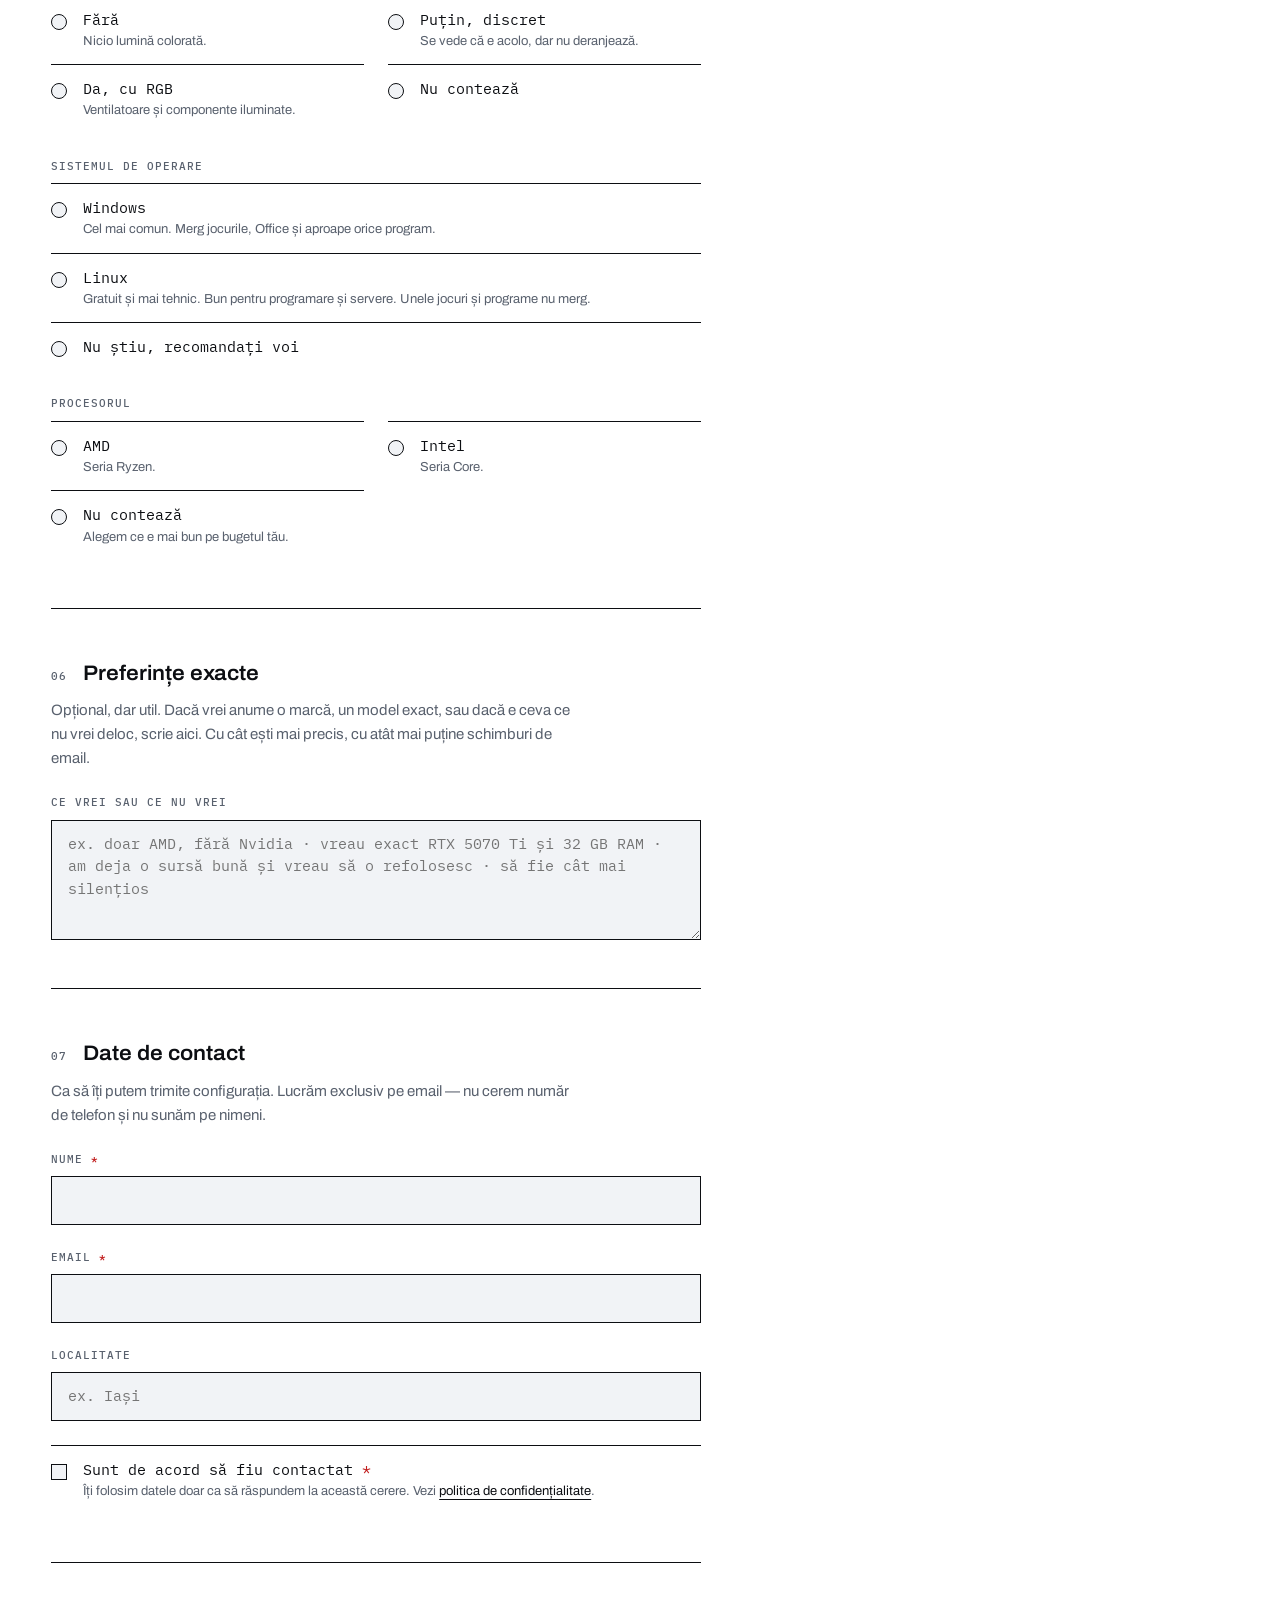
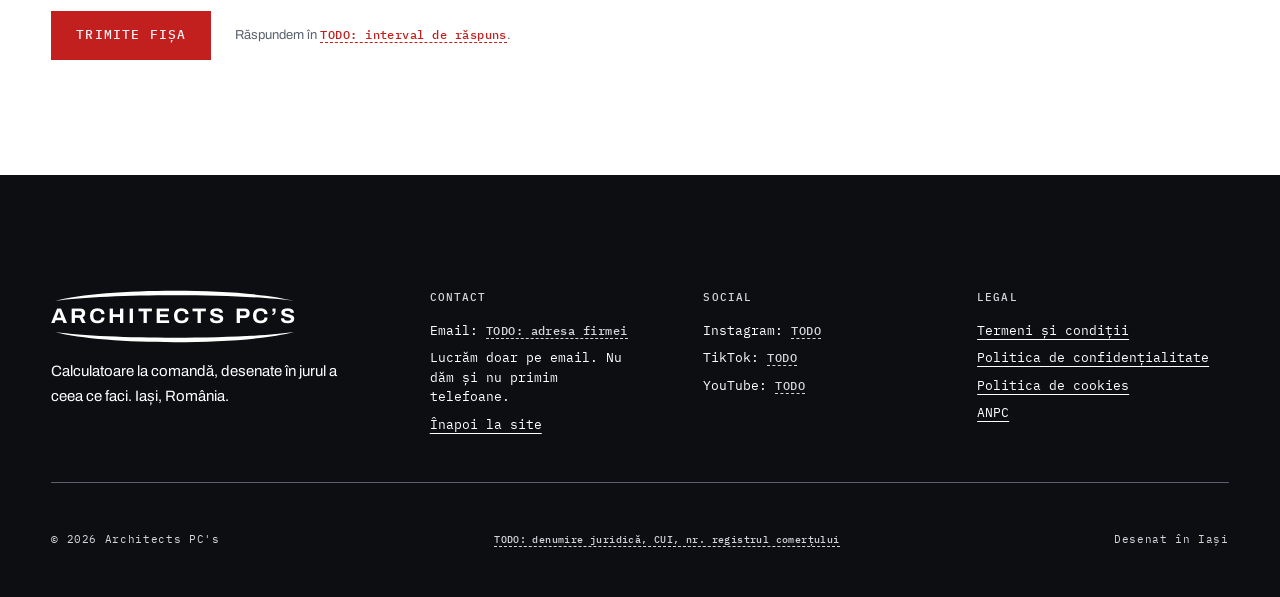
<file: oferta.html>
<!DOCTYPE html>
<html lang="ro">
<head>
<meta charset="utf-8">
<meta name="viewport" content="width=device-width, initial-scale=1">
<!-- ============================================================
     ATENTIE: SCOATE ACESTE DOUA RANDURI LA LANSARE.
     Cat timp site-ul e o ciorna pe o adresa de test, ii spune lui
     Google sa nu il indexeze - documentele legale sunt inca ciorne.
     Daca raman dupa lansare, site-ul nu apare NICIODATA in cautari.
     ============================================================ -->
<meta name="robots" content="noindex, nofollow">

<title>Cere ofertă — PC custom la comandă | Architects PC's Iași</title>
<meta name="description" content="Completează fișa de proiect pentru un PC custom în Iași sau oriunde în România: ce faci cu el, buget, periferice, design. Primești o primă configurație, fără obligații.">

<!-- TODO: înlocuiește domeniul cu cel real. -->
<link rel="canonical" href="https://architectspc.ro/oferta.html">

<meta property="og:type" content="website">
<meta property="og:locale" content="ro_RO">
<meta property="og:site_name" content="Architects PC's">
<meta property="og:title" content="Cere ofertă — PC custom la comandă | Architects PC's">
<meta property="og:description" content="Fișa de proiect: ce faci cu calculatorul, ce buget ai, ce periferice îți trebuie. Primești o primă configurație.">
<meta property="og:url" content="https://architectspc.ro/oferta.html">
<meta property="og:image" content="https://architectspc.ro/assets/logo/og-image.png">
<meta property="og:image:width" content="1200">
<meta property="og:image:height" content="630">
<meta name="twitter:card" content="summary_large_image">

<meta name="theme-color" content="#FFFFFF">

<link rel="icon" href="favicon.svg" type="image/svg+xml">
<link rel="apple-touch-icon" href="assets/logo/apple-touch-icon.png">

<link rel="preload" href="assets/fonts/archivo-var-latin.woff2" as="font" type="font/woff2" crossorigin>
<link rel="preload" href="assets/fonts/plexmono-400-latin.woff2" as="font" type="font/woff2" crossorigin>
<link rel="stylesheet" href="css/fonts.css">
<link rel="stylesheet" href="css/style.css">

<script>document.documentElement.classList.add('js');</script>
</head>

<body>
<a class="skip-link" href="#main">Sari la conținut</a>

<header class="header">
  <div class="header__inner">
    <a class="brand" href="index.html" aria-label="Architects PC's &#8212; acas&#259;">
      <span class="brand__lockup">
        <svg class="brand__arc" viewBox="0 0 120 13" preserveAspectRatio="none" aria-hidden="true" focusable="false"><path d="M2 13C26 -3 94 -3 118 13C92 4 28 4 2 13Z"/></svg>
        <span class="brand__name">Architects PC&rsquo;s</span>
        <svg class="brand__arc" viewBox="0 0 120 13" preserveAspectRatio="none" aria-hidden="true" focusable="false"><path d="M2 0C26 16 94 16 118 0C92 9 28 9 2 0Z"/></svg>
      </span>
    </a>

    <button class="nav__toggle" type="button" id="navToggle" aria-expanded="false" aria-controls="nav">
      Meniu
    </button>

    <nav class="nav" id="nav" aria-label="Navigare principală">
      <ul class="nav__list">
        <li><a class="nav__link" href="index.html#tipuri">Tipuri</a></li>
        <li><a class="nav__link" href="index.html#proces">Proces</a></li>
        <li><a class="nav__link" href="index.html#de-ce-noi">De ce noi</a></li>
        <li><a class="nav__link" href="index.html#despre">Despre</a></li>
      </ul>
      <a class="btn btn--ghost btn--small nav__cta" href="index.html">Înapoi la site</a>
    </nav>
  </div>
</header>

<main id="main">
  <div class="shell">

    <div class="section__head" style="padding-top:var(--section-y);margin-bottom:0">
      <p class="label">Fișă de proiect</p>
      <h1 class="h-section">Spune-ne ce ai de făcut cu el</h1>
      <p class="prose">
        Cinci minute. Din răspunsuri scriem o primă configurație și îți explicăm
        fiecare piesă din ea. Îți răspundem pe email — nu te sunăm și nu e nevoie
        de nicio întâlnire. Nu e o comandă, nu te obligă la nimic și nu costă nimic.
      </p>
    </div>

    <div class="brief">

      <!-- ================================================================
           FORMULARUL
           ================================================================ -->
      <div>
        <div class="form-summary" id="formSummary" role="alert" tabindex="-1" hidden>
          <p class="label" style="color:var(--redline)">Fișa nu s-a trimis</p>
          <p style="margin-top:var(--s-2)">Mai lipsesc câteva lucruri:</p>
          <ul class="form-summary__list" id="formSummaryList"></ul>
        </div>

        <form id="briefForm" novalidate>

          <!-- ---------------------------------------------------------- 01 -->
          <fieldset class="fieldset" aria-describedby="err-scop">
            <legend class="fieldset__legend">
              <span class="fieldset__no">01</span>
              <span>Scopul <span class="req" aria-hidden="true">*</span></span>
            </legend>
            <p class="fieldset__hint">
              Alege ce se apropie cel mai mult de ce faci. Dacă nu se potrivește
              niciuna, ai „Altceva” la final și scrii tu în două cuvinte.
            </p>

            <div class="options">
              <label class="option">
                <input class="option__input" type="radio" name="scop" value="Gamer" data-label="Gamer">
                <span class="option__text">
                  <span class="option__name">Gamer</span>
                  <span class="option__note">Jocuri, la rezoluția și refresh-ul monitorului tău.</span>
                </span>
              </label>
              <label class="option">
                <input class="option__input" type="radio" name="scop" value="Creator" data-label="Creator">
                <span class="option__text">
                  <span class="option__name">Creator</span>
                  <span class="option__note">Montaj video, foto, design, animație, randare 3D.</span>
                </span>
              </label>
              <label class="option">
                <input class="option__input" type="radio" name="scop" value="AI / machine learning" data-label="AI / ML">
                <span class="option__text">
                  <span class="option__name">AI / machine learning</span>
                  <span class="option__note">Modele rulate local, antrenare, inferență. Aici contează VRAM-ul mai mult decât orice.</span>
                </span>
              </label>
              <label class="option">
                <input class="option__input" type="radio" name="scop" value="Programare" data-label="Programare">
                <span class="option__text">
                  <span class="option__name">Programare</span>
                  <span class="option__note">Development, compilare, mașini virtuale, containere, baze de date.</span>
                </span>
              </label>
              <label class="option">
                <input class="option__input" type="radio" name="scop" value="Streaming" data-label="Streaming">
                <span class="option__text">
                  <span class="option__name">Streaming</span>
                  <span class="option__note">Transmisiuni live, capturi, encodare în paralel cu jocul.</span>
                </span>
              </label>
              <label class="option">
                <input class="option__input" type="radio" name="scop" value="Profesionist" data-label="Profesionist">
                <span class="option__text">
                  <span class="option__name">Profesionist</span>
                  <span class="option__note">Birou, documente, contabilitate, lucru zilnic. Discret și silențios.</span>
                </span>
              </label>
              <label class="option">
                <input class="option__input" type="radio" name="scop" value="Altceva" data-label="Altceva">
                <span class="option__text">
                  <span class="option__name">Altceva, sau nu știu încă</span>
                  <span class="option__note">Scrie mai jos ce faci și ne dăm seama împreună.</span>
                </span>
              </label>
            </div>
            <p class="error" id="err-scop"></p>

            <div class="field" style="margin-top:var(--s-4)">
              <label class="field__label" for="scop_liber">
                În două cuvinte, ce faci cu el
              </label>
              <input class="input" id="scop_liber" name="scop_liber" type="text"
                placeholder="ex. arhitectură și randări · muzică și producție audio · CAD"
                aria-describedby="err-scop_liber">
              <p class="error" id="err-scop_liber"></p>
            </div>
          </fieldset>

          <!-- ---------------------------------------------------------- 02 -->
          <fieldset class="fieldset">
            <legend class="fieldset__legend">
              <span class="fieldset__no">02</span>
              <span>Ce faci concret</span>
            </legend>
            <p class="fieldset__hint">
              Aici se decid de fapt componentele. Cu cât ești mai specific, cu atât
              configurația e mai aproape de realitate din prima.
            </p>

            <div class="field">
              <label class="field__label" for="activitate">Jocurile sau programele pe care le folosești</label>
              <textarea class="textarea" id="activitate" name="activitate"
                placeholder="ex. CS2 și Valorant la 1440p, plus DaVinci Resolve o dată pe săptămână"></textarea>
            </div>

            <div class="field">
              <label class="field__label" for="monitor">Monitorul pe care îl ai sau îl vrei</label>
              <input class="input" id="monitor" name="monitor" type="text"
                placeholder="ex. 27&quot;, 1440p, 165 Hz — sau „nu știu încă”">
            </div>

            <div class="field">
              <label class="field__label" for="termen">Până când ai nevoie de el</label>
              <input class="input" id="termen" name="termen" type="text"
                placeholder="ex. în două săptămâni / nu mă grăbesc">
            </div>
          </fieldset>

          <!-- ---------------------------------------------------------- 03 -->
          <fieldset class="fieldset" aria-describedby="err-buget">
            <legend class="fieldset__legend">
              <span class="fieldset__no">03</span>
              <span>Bugetul <span class="req" aria-hidden="true">*</span></span>
            </legend>
            <p class="fieldset__hint">
              Intervalul pentru calculator, fără periferice.
              <span class="todo">TODO: confirmă că intervalele de mai jos sunt cele
              cu care lucrați și schimbă-le dacă nu.</span>
            </p>

            <div class="options" data-cols="2">
              <label class="option">
                <input class="option__input" type="radio" name="buget" value="sub 3.000 lei" data-label="&lt; 3.000 lei">
                <span class="option__text"><span class="option__name">sub 3.000 lei</span></span>
              </label>
              <label class="option">
                <input class="option__input" type="radio" name="buget" value="3.000 – 5.000 lei" data-label="3–5k lei">
                <span class="option__text"><span class="option__name">3.000 – 5.000 lei</span></span>
              </label>
              <label class="option">
                <input class="option__input" type="radio" name="buget" value="5.000 – 8.000 lei" data-label="5–8k lei">
                <span class="option__text"><span class="option__name">5.000 – 8.000 lei</span></span>
              </label>
              <label class="option">
                <input class="option__input" type="radio" name="buget" value="8.000 – 12.000 lei" data-label="8–12k lei">
                <span class="option__text"><span class="option__name">8.000 – 12.000 lei</span></span>
              </label>
              <label class="option">
                <input class="option__input" type="radio" name="buget" value="peste 12.000 lei" data-label="&gt; 12.000 lei">
                <span class="option__text"><span class="option__name">peste 12.000 lei</span></span>
              </label>
              <label class="option">
                <input class="option__input" type="radio" name="buget" value="Nu am un plafon fix" data-label="Flexibil">
                <span class="option__text"><span class="option__name">Nu am un plafon fix</span></span>
              </label>
            </div>
            <p class="error" id="err-buget"></p>
          </fieldset>

          <!-- ---------------------------------------------------------- 04 -->
          <fieldset class="fieldset">
            <legend class="fieldset__legend">
              <span class="fieldset__no">04</span>
              <span>Periferice</span>
            </legend>
            <p class="fieldset__hint">
              Ce ți-ar trebui pe lângă calculator. Poți bifa mai multe. Dacă alegi
              „Nu am nevoie”, celelalte se deselectează singure — și invers.
            </p>

            <div class="options" data-cols="2">
              <label class="option">
                <input class="option__input" type="checkbox" name="periferice" value="Monitor" data-label="Monitor">
                <span class="option__text"><span class="option__name">Monitor</span></span>
              </label>
              <label class="option">
                <input class="option__input" type="checkbox" name="periferice" value="Tastatură" data-label="Tastatură">
                <span class="option__text"><span class="option__name">Tastatură</span></span>
              </label>
              <label class="option">
                <input class="option__input" type="checkbox" name="periferice" value="Mouse" data-label="Mouse">
                <span class="option__text"><span class="option__name">Mouse</span></span>
              </label>
              <label class="option">
                <input class="option__input" type="checkbox" name="periferice" value="Căști" data-label="Căști">
                <span class="option__text"><span class="option__name">Căști</span></span>
              </label>
              <label class="option">
                <input class="option__input" type="checkbox" name="periferice" value="Boxe sau microfon" data-label="Audio">
                <span class="option__text"><span class="option__name">Boxe sau microfon</span></span>
              </label>
              <label class="option">
                <input class="option__input" type="checkbox" name="periferice" value="Nu am nevoie de periferice" data-label="Niciunul">
                <span class="option__text"><span class="option__name">Nu am nevoie</span></span>
              </label>
            </div>
          </fieldset>

          <!-- ---------------------------------------------------------- 05 -->
          <fieldset class="fieldset">
            <legend class="fieldset__legend">
              <span class="fieldset__no">05</span>
              <span>Carcasa și sistemul</span>
            </legend>
            <p class="fieldset__hint">
              Alegeri simple, cu explicații. Nu facem vopsire și nu modificăm
              carcase — alegem mărimea, culoarea și dacă are sau nu lumini.
              Dacă nu ai o preferință, ultima variantă de la fiecare întrebare e
              cea mai bună alegere.
            </p>

            <div class="field">
              <p class="field__label" id="lbl-carcasa">Mărimea carcasei</p>
              <div class="options" role="radiogroup" aria-labelledby="lbl-carcasa">
                <label class="option">
                  <input class="option__input" type="radio" name="carcasa" value="Small form factor" data-label="SFF">
                  <span class="option__text">
                    <span class="option__name">Small form factor</span>
                    <span class="option__note">Mică. Încape pe birou lângă monitor sau într-un rucsac. Mai scumpă la aceeași putere.</span>
                  </span>
                </label>
                <label class="option">
                  <input class="option__input" type="radio" name="carcasa" value="ATX" data-label="ATX">
                  <span class="option__text">
                    <span class="option__name">ATX</span>
                    <span class="option__note">Mărimea standard, cea mai comună. Stă sub birou. Cel mai bun raport preț–putere.</span>
                  </span>
                </label>
                <label class="option">
                  <input class="option__input" type="radio" name="carcasa" value="E-ATX" data-label="E-ATX">
                  <span class="option__text">
                    <span class="option__name">E-ATX</span>
                    <span class="option__note">Cea mai mare. Are sens doar pentru configurații foarte puternice, cu răcire mare.</span>
                  </span>
                </label>
                <label class="option">
                  <input class="option__input" type="radio" name="carcasa" value="Nu contează" data-label="Alegeți voi">
                  <span class="option__text">
                    <span class="option__name">Nu contează, alegeți voi</span>
                  </span>
                </label>
              </div>
            </div>

            <div class="field">
              <p class="field__label" id="lbl-culoare">Culoarea</p>
              <div class="options" data-cols="2" role="radiogroup" aria-labelledby="lbl-culoare">
                <label class="option">
                  <input class="option__input" type="radio" name="culoare" value="Negru" data-label="Negru">
                  <span class="option__text"><span class="option__name">Negru</span></span>
                </label>
                <label class="option">
                  <input class="option__input" type="radio" name="culoare" value="Alb" data-label="Alb">
                  <span class="option__text"><span class="option__name">Alb</span></span>
                </label>
                <label class="option">
                  <input class="option__input" type="radio" name="culoare" value="Nu contează" data-label="Indiferent">
                  <span class="option__text"><span class="option__name">Nu contează</span></span>
                </label>
              </div>
            </div>

            <div class="field">
              <p class="field__label" id="lbl-rgb">Iluminare RGB</p>
              <div class="options" data-cols="2" role="radiogroup" aria-labelledby="lbl-rgb">
                <label class="option">
                  <input class="option__input" type="radio" name="rgb" value="Fără RGB" data-label="Fără">
                  <span class="option__text">
                    <span class="option__name">Fără</span>
                    <span class="option__note">Nicio lumină colorată.</span>
                  </span>
                </label>
                <label class="option">
                  <input class="option__input" type="radio" name="rgb" value="Discret" data-label="Discret">
                  <span class="option__text">
                    <span class="option__name">Puțin, discret</span>
                    <span class="option__note">Se vede că e acolo, dar nu deranjează.</span>
                  </span>
                </label>
                <label class="option">
                  <input class="option__input" type="radio" name="rgb" value="Da, cu RGB" data-label="Da">
                  <span class="option__text">
                    <span class="option__name">Da, cu RGB</span>
                    <span class="option__note">Ventilatoare și componente iluminate.</span>
                  </span>
                </label>
                <label class="option">
                  <input class="option__input" type="radio" name="rgb" value="Nu contează" data-label="Indiferent">
                  <span class="option__text"><span class="option__name">Nu contează</span></span>
                </label>
              </div>
            </div>

            <div class="field">
              <p class="field__label" id="lbl-sistem">Sistemul de operare</p>
              <div class="options" role="radiogroup" aria-labelledby="lbl-sistem">
                <label class="option">
                  <input class="option__input" type="radio" name="sistem" value="Windows" data-label="Windows">
                  <span class="option__text">
                    <span class="option__name">Windows</span>
                    <span class="option__note">Cel mai comun. Merg jocurile, Office și aproape orice program.</span>
                  </span>
                </label>
                <label class="option">
                  <input class="option__input" type="radio" name="sistem" value="Linux" data-label="Linux">
                  <span class="option__text">
                    <span class="option__name">Linux</span>
                    <span class="option__note">Gratuit și mai tehnic. Bun pentru programare și servere. Unele jocuri și programe nu merg.</span>
                  </span>
                </label>
                <label class="option">
                  <input class="option__input" type="radio" name="sistem" value="Nu știu, recomandați voi" data-label="De stabilit">
                  <span class="option__text"><span class="option__name">Nu știu, recomandați voi</span></span>
                </label>
              </div>
            </div>

            <div class="field">
              <p class="field__label" id="lbl-procesor">Procesorul</p>
              <div class="options" data-cols="2" role="radiogroup" aria-labelledby="lbl-procesor">
                <label class="option">
                  <input class="option__input" type="radio" name="procesor" value="AMD" data-label="AMD">
                  <span class="option__text">
                    <span class="option__name">AMD</span>
                    <span class="option__note">Seria Ryzen.</span>
                  </span>
                </label>
                <label class="option">
                  <input class="option__input" type="radio" name="procesor" value="Intel" data-label="Intel">
                  <span class="option__text">
                    <span class="option__name">Intel</span>
                    <span class="option__note">Seria Core.</span>
                  </span>
                </label>
                <label class="option">
                  <input class="option__input" type="radio" name="procesor" value="Nu contează" data-label="Indiferent">
                  <span class="option__text">
                    <span class="option__name">Nu contează</span>
                    <span class="option__note">Alegem ce e mai bun pe bugetul tău.</span>
                  </span>
                </label>
              </div>
            </div>
          </fieldset>

          <!-- ---------------------------------------------------------- 06 -->
          <fieldset class="fieldset">
            <legend class="fieldset__legend">
              <span class="fieldset__no">06</span>
              <span>Preferințe exacte</span>
            </legend>
            <p class="fieldset__hint">
              Opțional, dar util. Dacă vrei anume o marcă, un model exact, sau dacă
              e ceva ce nu vrei deloc, scrie aici. Cu cât ești mai precis, cu atât
              mai puține schimburi de email.
            </p>

            <div class="field">
              <label class="field__label" for="preferinte">Ce vrei sau ce nu vrei</label>
              <textarea class="textarea" id="preferinte" name="preferinte"
                placeholder="ex. doar AMD, fără Nvidia · vreau exact RTX 5070 Ti și 32 GB RAM · am deja o sursă bună și vreau să o refolosesc · să fie cât mai silențios"></textarea>
            </div>
          </fieldset>

          <!-- ---------------------------------------------------------- 07 -->
          <fieldset class="fieldset">
            <legend class="fieldset__legend">
              <span class="fieldset__no">07</span>
              <span>Date de contact</span>
            </legend>
            <p class="fieldset__hint">
              Ca să îți putem trimite configurația. Lucrăm exclusiv pe email — nu
              cerem număr de telefon și nu sunăm pe nimeni.
            </p>

            <div class="field">
              <label class="field__label" for="nume">Nume <span class="req" aria-hidden="true">*</span></label>
              <input class="input" id="nume" name="nume" type="text" autocomplete="name"
                aria-describedby="err-nume">
              <p class="error" id="err-nume"></p>
            </div>

            <div class="field">
              <label class="field__label" for="email">Email <span class="req" aria-hidden="true">*</span></label>
              <input class="input" id="email" name="email" type="email" autocomplete="email"
                aria-describedby="err-email">
              <p class="error" id="err-email"></p>
            </div>

            <div class="field">
              <label class="field__label" for="oras">Localitate</label>
              <input class="input" id="oras" name="oras" type="text" autocomplete="address-level2"
                placeholder="ex. Iași">
            </div>

            <div class="options" style="margin-top:var(--s-3)">
              <label class="option">
                <input class="option__input" type="checkbox" id="gdpr" name="gdpr" value="da"
                  aria-describedby="err-gdpr">
                <span class="option__text">
                  <span class="option__name">Sunt de acord să fiu contactat <span class="req" aria-hidden="true">*</span></span>
                  <span class="option__note">
                    Îți folosim datele doar ca să răspundem la această cerere. Vezi
                    <a class="link" href="confidentialitate.html">politica de confidențialitate</a>.
                  </span>
                </span>
              </label>
            </div>
            <p class="error" id="err-gdpr"></p>
          </fieldset>

          <div class="form__submit">
            <button class="btn btn--primary" type="submit">Trimite fișa</button>
            <p class="note-small">
              Răspundem în <span class="todo">TODO: interval de răspuns</span>.
            </p>
          </div>
        </form>

        <!-- Panoul de confirmare, arătat după o trimitere reușită. -->
        <div class="form-done" id="formDone" role="status" tabindex="-1" hidden>
          <p class="label">Fișă înregistrată</p>
          <h2 class="h-item">Am primit-o. Mulțumim.</h2>
          <p class="prose">
            Îți scriem cu o primă configurație și cu întrebările care ne mai lipsesc.
            <span class="todo">TODO: pune aici termenul real de răspuns.</span>
          </p>
          <p class="prose" id="doneNote" style="color:var(--graphite);font-size:var(--fs-15)"></p>
        </div>
      </div>

      <!-- ================================================================
           BLOCUL DE TITLU — se completează pe măsură ce răspunzi.
           Aceeași componentă ca legenda de pe foile de tip: aici îți
           desenezi singur fișa.
           ================================================================ -->
      <aside class="brief__aside" aria-label="Rezumatul fișei">
        <div class="tb">
          <div class="tb__head">
            <span class="tb__title">Fișa ta</span>
            <span class="rev">Rev. 01</span>
          </div>
          <div class="tb__row"><div class="tb__k">Tip</div><div class="tb__v" id="tbScop">—</div></div>
          <div class="tb__row"><div class="tb__k">Buget</div><div class="tb__v" id="tbBuget">—</div></div>
          <div class="tb__row"><div class="tb__k">Carcasă</div><div class="tb__v" id="tbCarcasa">—</div></div>
          <div class="tb__row"><div class="tb__k">Culoare</div><div class="tb__v" id="tbCuloare">—</div></div>
          <div class="tb__row"><div class="tb__k">RGB</div><div class="tb__v" id="tbRgb">—</div></div>
          <div class="tb__row"><div class="tb__k">Sistem</div><div class="tb__v" id="tbSistem">—</div></div>
          <div class="tb__row"><div class="tb__k">Procesor</div><div class="tb__v" id="tbProcesor">—</div></div>
          <div class="tb__row"><div class="tb__k">Periferice</div><div class="tb__v" id="tbPeriferice">—</div></div>
          <div class="tb__row"><div class="tb__k">Beneficiar</div><div class="tb__v" id="tbNume">—</div></div>
          <div class="tb__row"><div class="tb__k">Localitate</div><div class="tb__v" id="tbOras">—</div></div>
          <div class="tb__row"><div class="tb__k">Data</div><div class="tb__v" id="tbData">—</div></div>
        </div>
        <p class="note-small" style="margin-top:var(--s-3)">
          Se completează singur pe măsură ce răspunzi. Nu se trimite nimic până nu
          apeși „Trimite fișa”.
        </p>
      </aside>
    </div>
  </div>
</main>

<footer class="footer">
  <div class="footer__inner">
    <div class="footer__grid">
      <div class="footer__col">
        <span class="brand__lockup brand__lockup--lg">
          <svg class="brand__arc" viewBox="0 0 120 13" preserveAspectRatio="none" aria-hidden="true" focusable="false"><path d="M2 13C26 -3 94 -3 118 13C92 4 28 4 2 13Z"/></svg>
          <span class="brand__name">Architects PC&rsquo;s</span>
          <svg class="brand__arc" viewBox="0 0 120 13" preserveAspectRatio="none" aria-hidden="true" focusable="false"><path d="M2 0C26 16 94 16 118 0C92 9 28 9 2 0Z"/></svg>
        </span>
        <p class="prose" style="font-size:var(--fs-15)">
          Calculatoare la comandă, desenate în jurul a ceea ce faci. Iași, România.
        </p>
      </div>

      <div class="footer__col">
        <p class="label">Contact</p>
        <ul class="footer__list">
          <li>Email: <span class="todo">TODO: adresa firmei</span></li>
          <li>Lucrăm doar pe email. Nu dăm și nu primim telefoane.</li>
          <li><a class="footer__link" href="index.html">Înapoi la site</a></li>
        </ul>
      </div>

      <div class="footer__col">
        <p class="label">Social</p>
        <ul class="footer__list">
          <li>Instagram: <span class="todo">TODO</span></li>
          <li>TikTok: <span class="todo">TODO</span></li>
          <li>YouTube: <span class="todo">TODO</span></li>
        </ul>
      </div>

      <div class="footer__col">
        <p class="label">Legal</p>
        <ul class="footer__list">
          <li><a class="footer__link" href="termeni.html">Termeni și condiții</a></li>
          <li><a class="footer__link" href="confidentialitate.html">Politica de confidențialitate</a></li>
          <li><a class="footer__link" href="cookies.html">Politica de cookies</a></li>
          <li><a class="footer__link" href="https://anpc.ro/" target="_blank" rel="noopener">ANPC</a></li>
        </ul>
      </div>
    </div>

    <div class="footer__base">
      <span>&copy; 2026 Architects PC's</span>
      <span><span class="todo">TODO: denumire juridică, CUI, nr. registrul comerțului</span></span>
      <span>Desenat în Iași</span>
    </div>
  </div>
</footer>

<script src="js/main.js"></script>
<script src="js/oferta.js"></script>
</body>
</html>
</file>
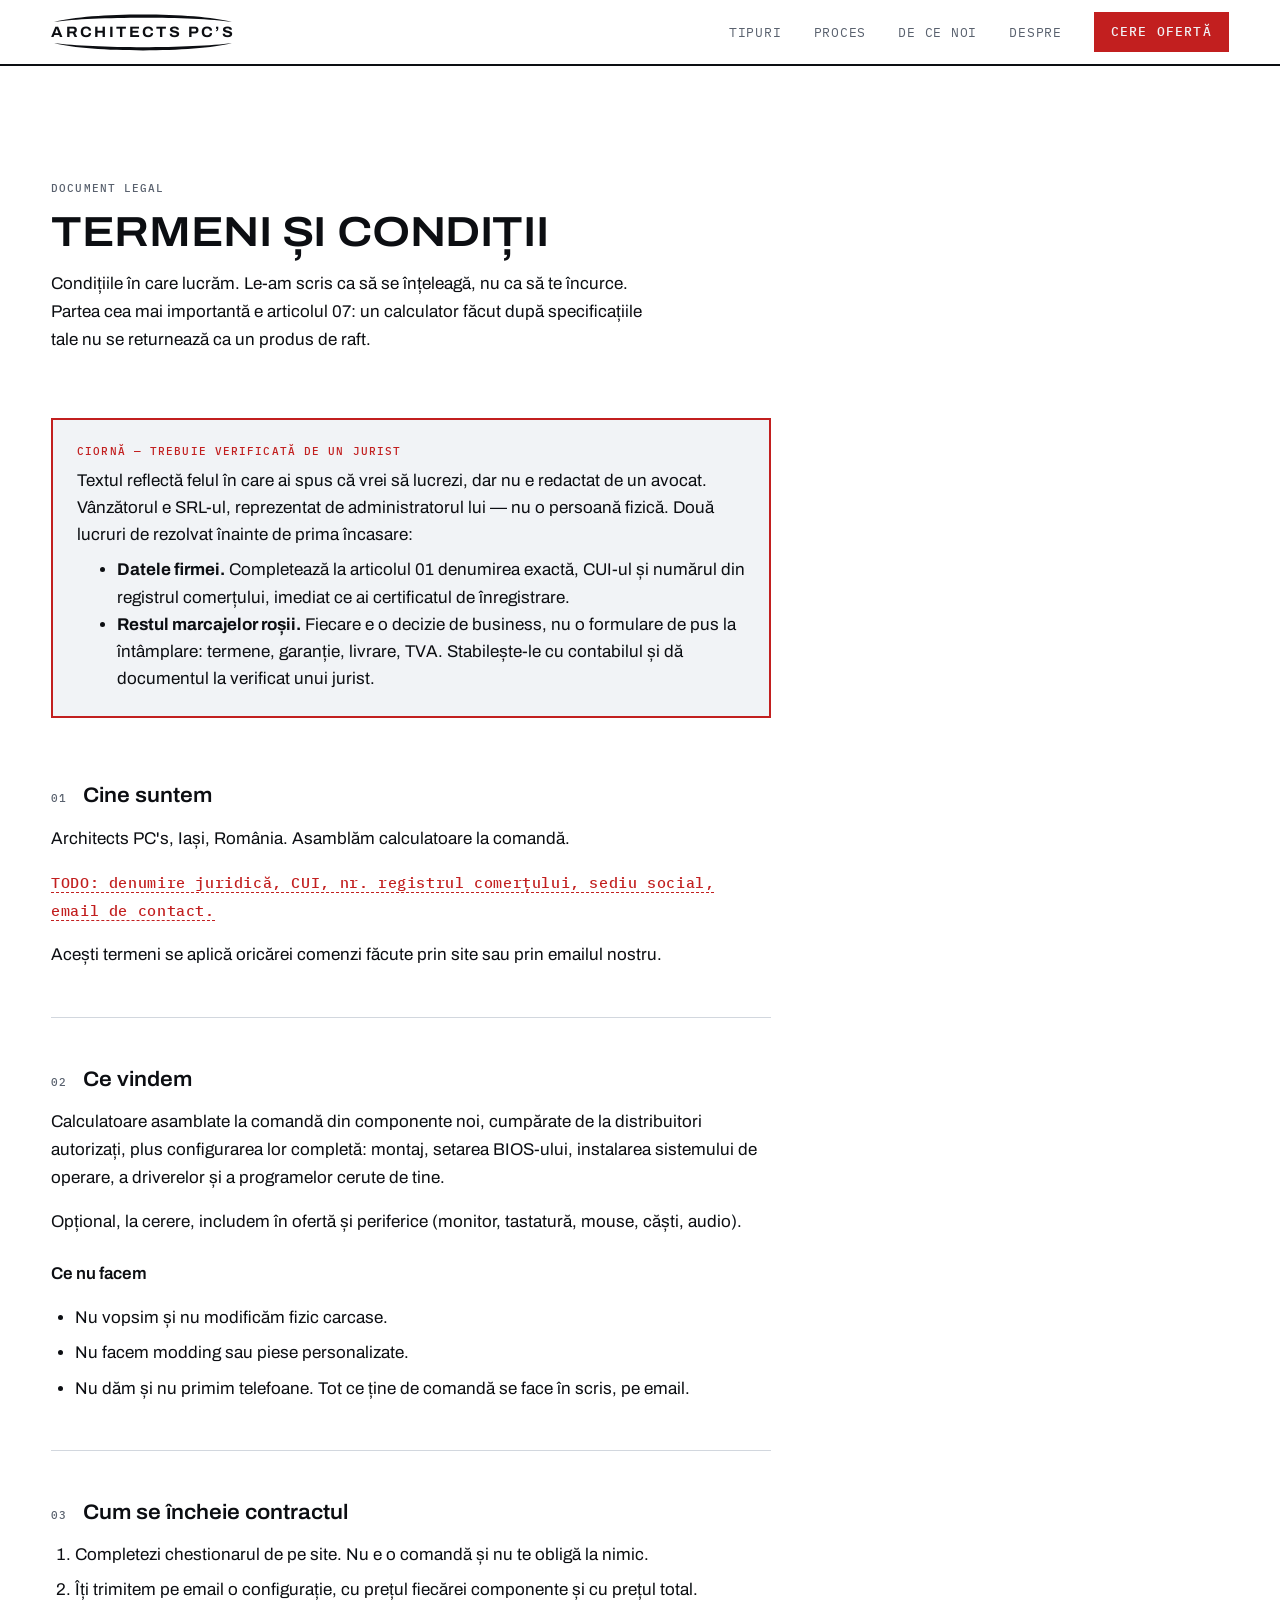
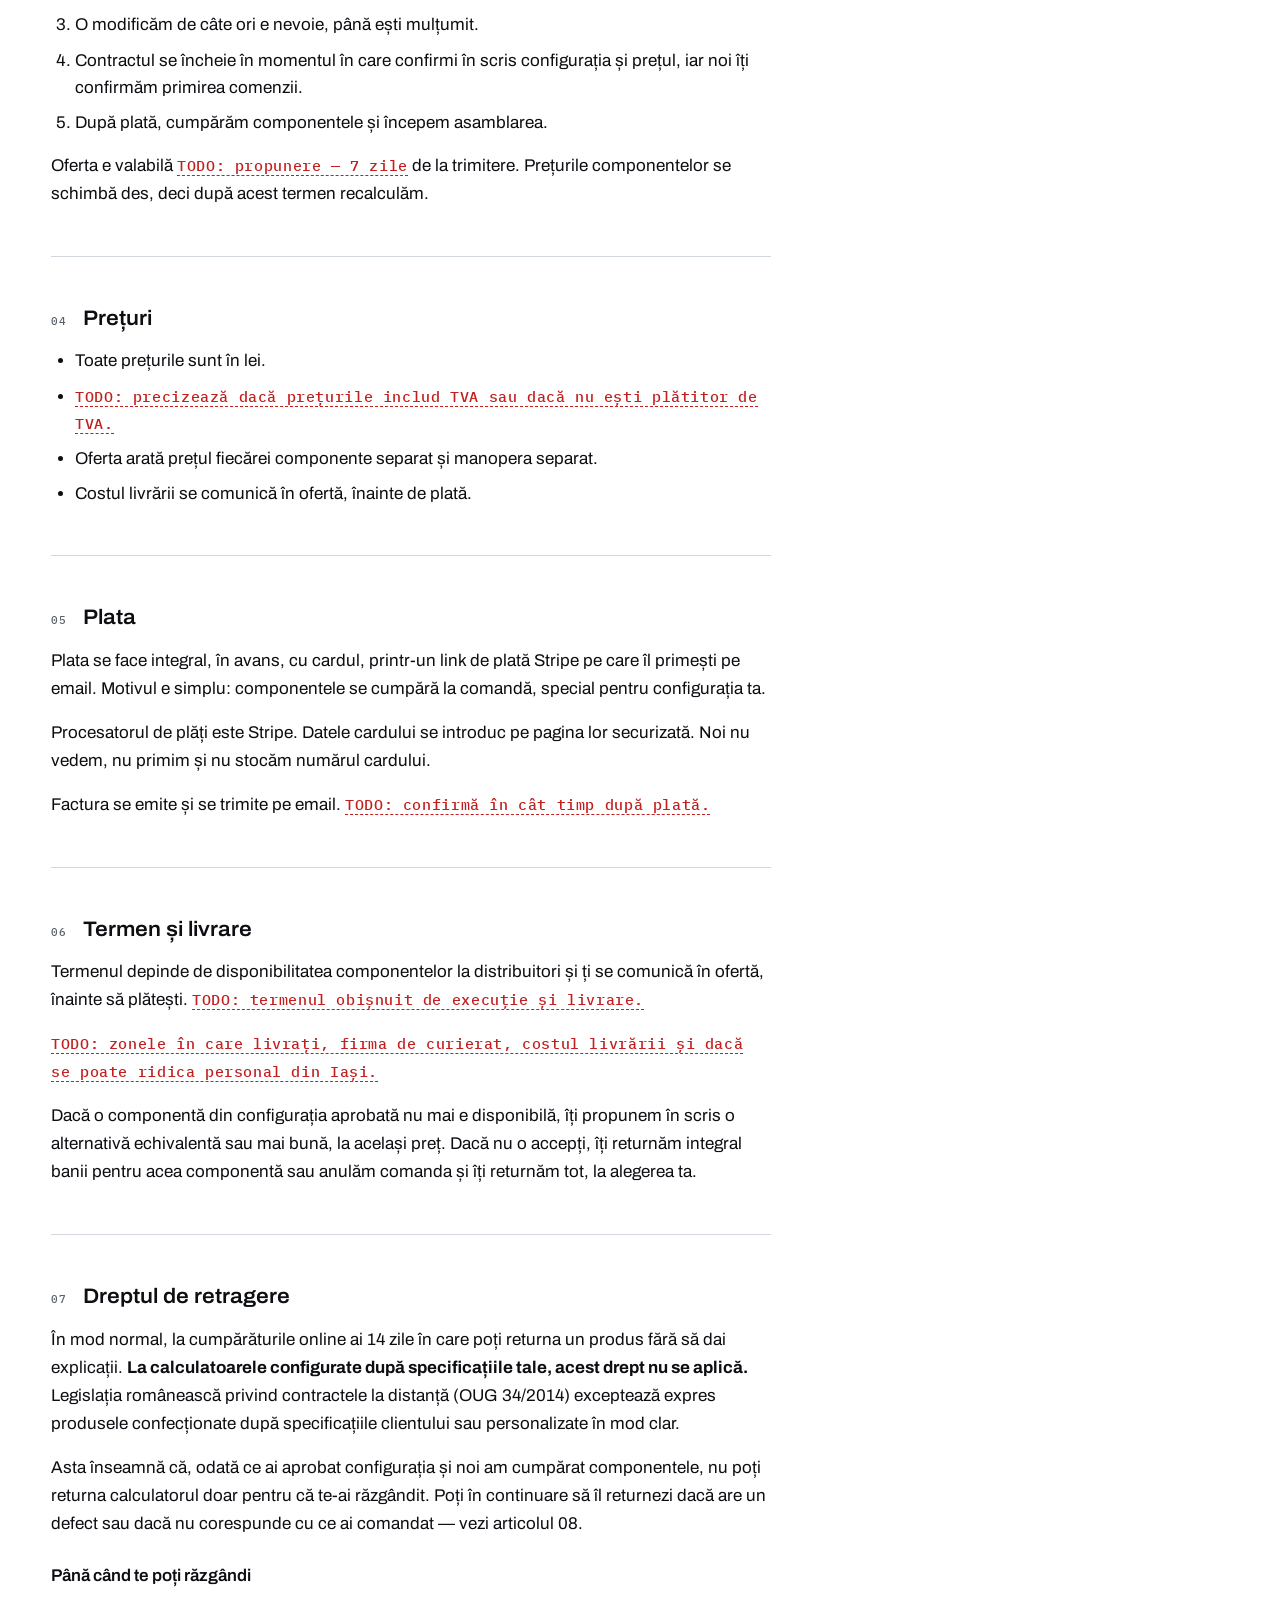
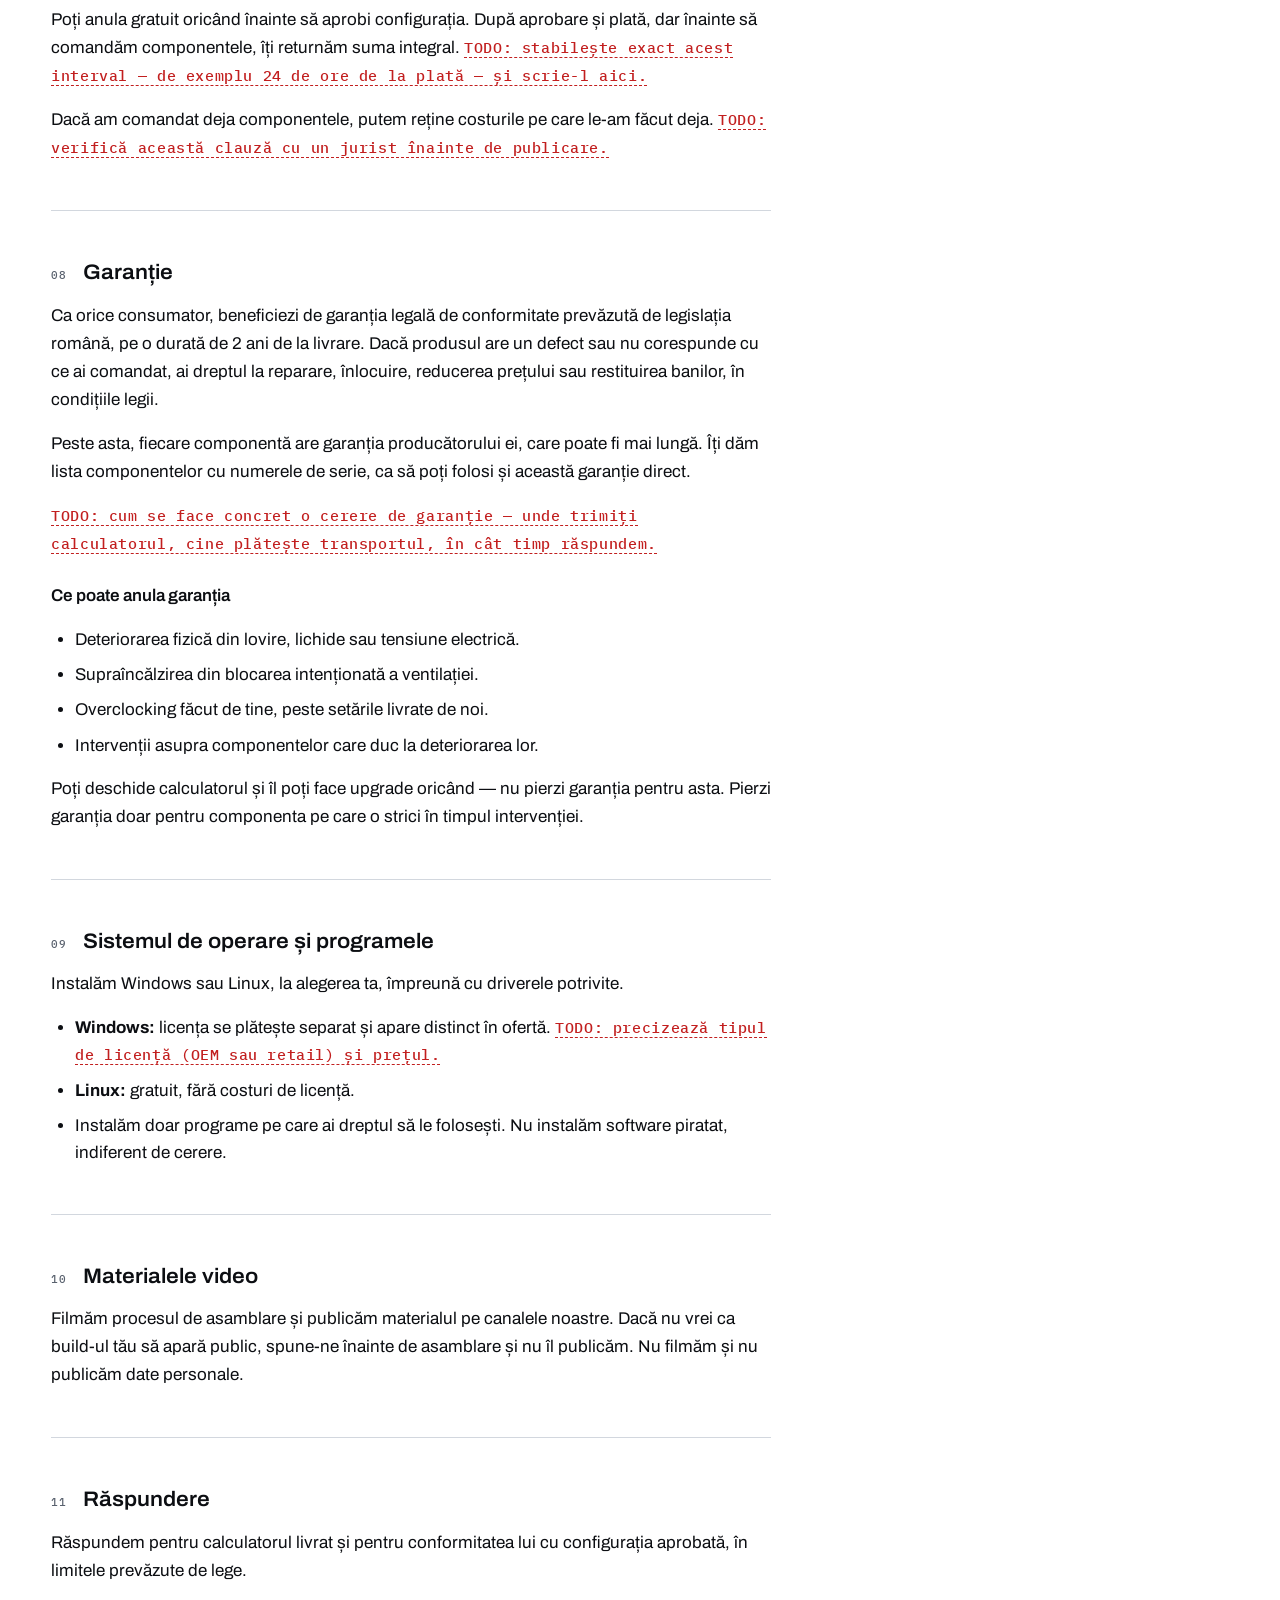
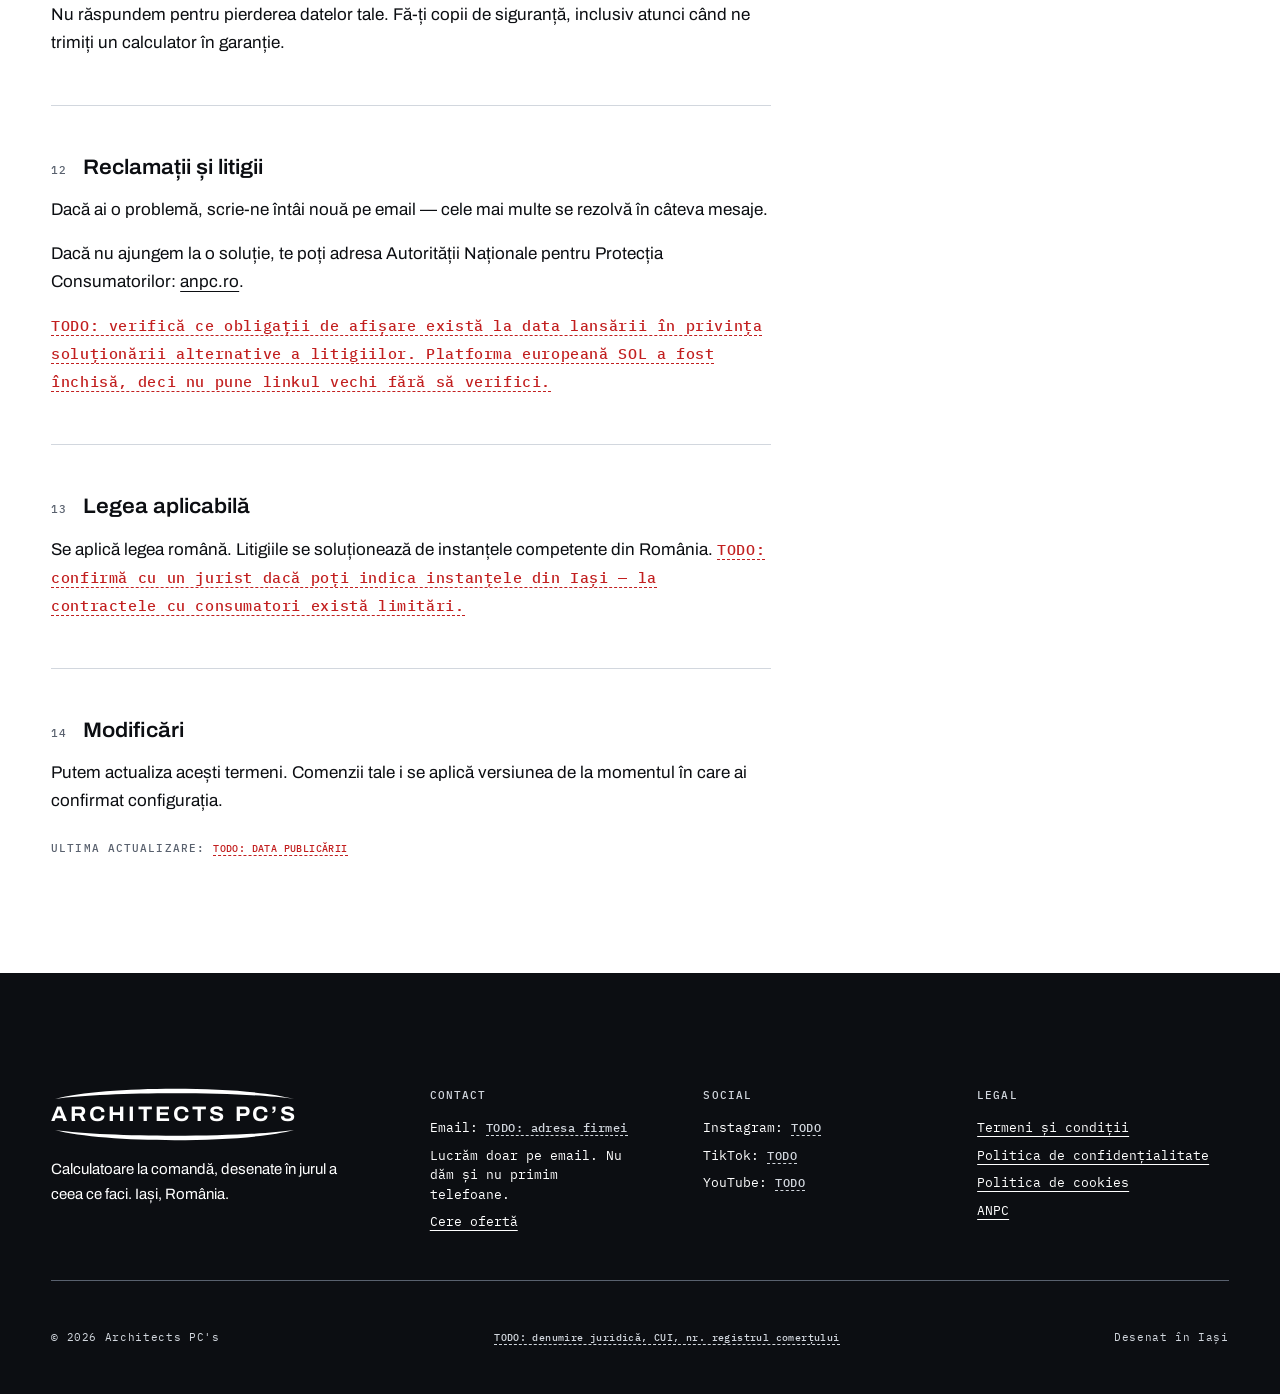
<file: termeni.html>
<!DOCTYPE html>
<html lang="ro">
<head>
<meta charset="utf-8">
<meta name="viewport" content="width=device-width, initial-scale=1">

<title>Termeni și condiții | Architects PC's</title>
<meta name="description" content="Condițiile în care comanzi un calculator la comandă de la Architects PC's: cum se încheie contractul, prețuri, plata prin Stripe, livrare, retragere, garanție.">
<!-- ============================================================
     ATENTIE: SCOATE ACESTE DOUA RANDURI LA LANSARE.
     Cat timp site-ul e o ciorna pe o adresa de test, ii spune lui
     Google sa nu il indexeze - documentele legale sunt inca ciorne.
     Daca raman dupa lansare, site-ul nu apare NICIODATA in cautari.
     ============================================================ -->
<meta name="robots" content="noindex, nofollow">

<link rel="canonical" href="https://architectspc.ro/termeni.html">

<meta property="og:type" content="website">
<meta property="og:locale" content="ro_RO">
<meta property="og:site_name" content="Architects PC's">
<meta property="og:title" content="Termeni și condiții | Architects PC's">
<meta property="og:description" content="Cum se încheie contractul, prețuri, plată, livrare, retragere și garanție.">
<meta property="og:url" content="https://architectspc.ro/termeni.html">
<meta property="og:image" content="https://architectspc.ro/assets/logo/og-image.png">
<meta name="twitter:card" content="summary_large_image">

<meta name="theme-color" content="#FFFFFF">

<link rel="icon" href="favicon.svg" type="image/svg+xml">
<link rel="apple-touch-icon" href="assets/logo/apple-touch-icon.png">

<link rel="preload" href="assets/fonts/archivo-var-latin.woff2" as="font" type="font/woff2" crossorigin>
<link rel="stylesheet" href="css/fonts.css">
<link rel="stylesheet" href="css/style.css">

<script>document.documentElement.classList.add('js');</script>
</head>

<body>
<a class="skip-link" href="#main">Sari la conținut</a>

<header class="header">
  <div class="header__inner">
    <a class="brand" href="index.html" aria-label="Architects PC's &#8212; acas&#259;">
      <span class="brand__lockup">
        <svg class="brand__arc" viewBox="0 0 120 13" preserveAspectRatio="none" aria-hidden="true" focusable="false"><path d="M2 13C26 -3 94 -3 118 13C92 4 28 4 2 13Z"/></svg>
        <span class="brand__name">Architects PC&rsquo;s</span>
        <svg class="brand__arc" viewBox="0 0 120 13" preserveAspectRatio="none" aria-hidden="true" focusable="false"><path d="M2 0C26 16 94 16 118 0C92 9 28 9 2 0Z"/></svg>
      </span>
    </a>

    <button class="nav__toggle" type="button" id="navToggle" aria-expanded="false" aria-controls="nav">
      Meniu
    </button>

    <nav class="nav" id="nav" aria-label="Navigare principală">
      <ul class="nav__list">
        <li><a class="nav__link" href="index.html#tipuri">Tipuri</a></li>
        <li><a class="nav__link" href="index.html#proces">Proces</a></li>
        <li><a class="nav__link" href="index.html#de-ce-noi">De ce noi</a></li>
        <li><a class="nav__link" href="index.html#despre">Despre</a></li>
      </ul>
      <a class="btn btn--primary btn--small nav__cta" href="oferta.html">Cere ofertă</a>
    </nav>
  </div>
</header>

<main id="main">
  <div class="shell">

    <div class="section__head" style="padding-top:var(--section-y);margin-bottom:0">
      <p class="label">Document legal</p>
      <h1 class="h-section">Termeni și condiții</h1>
      <p class="prose">
        Condițiile în care lucrăm. Le-am scris ca să se înțeleagă, nu ca să te
        încurce. Partea cea mai importantă e articolul 07: un calculator făcut
        după specificațiile tale nu se returnează ca un produs de raft.
      </p>
    </div>

    <article class="legal">

      <div class="legal__notice">
        <p class="label" style="color:var(--redline)">Ciornă — trebuie verificată de un jurist</p>
        <p>
          Textul reflectă felul în care ai spus că vrei să lucrezi, dar nu e
          redactat de un avocat. Vânzătorul e SRL-ul, reprezentat de administratorul
          lui — nu o persoană fizică. Două lucruri de rezolvat înainte de prima
          încasare:
        </p>
        <ul>
          <li>
            <strong>Datele firmei.</strong> Completează la articolul 01 denumirea
            exactă, CUI-ul și numărul din registrul comerțului, imediat ce ai
            certificatul de înregistrare.
          </li>
          <li>
            <strong>Restul marcajelor roșii.</strong> Fiecare e o decizie de
            business, nu o formulare de pus la întâmplare: termene, garanție,
            livrare, TVA. Stabilește-le cu contabilul și dă documentul la verificat
            unui jurist.
          </li>
        </ul>
      </div>

      <section class="legal__art">
        <h2 class="legal__h"><span class="legal__no">01</span> <span>Cine suntem</span></h2>
        <p>
          Architects PC's, Iași, România. Asamblăm calculatoare la comandă.
        </p>
        <p>
          <span class="todo">TODO: denumire juridică, CUI, nr. registrul comerțului,
          sediu social, email de contact.</span>
        </p>
        <p>
          Acești termeni se aplică oricărei comenzi făcute prin site sau prin
          emailul nostru.
        </p>
      </section>

      <section class="legal__art">
        <h2 class="legal__h"><span class="legal__no">02</span> <span>Ce vindem</span></h2>
        <p>
          Calculatoare asamblate la comandă din componente noi, cumpărate de la
          distribuitori autorizați, plus configurarea lor completă: montaj,
          setarea BIOS-ului, instalarea sistemului de operare, a driverelor și a
          programelor cerute de tine.
        </p>
        <p>
          Opțional, la cerere, includem în ofertă și periferice (monitor,
          tastatură, mouse, căști, audio).
        </p>
        <p class="legal__sub">Ce nu facem</p>
        <ul>
          <li>Nu vopsim și nu modificăm fizic carcase.</li>
          <li>Nu facem modding sau piese personalizate.</li>
          <li>Nu dăm și nu primim telefoane. Tot ce ține de comandă se face în scris, pe email.</li>
        </ul>
      </section>

      <section class="legal__art">
        <h2 class="legal__h"><span class="legal__no">03</span> <span>Cum se încheie contractul</span></h2>
        <ol>
          <li>Completezi chestionarul de pe site. Nu e o comandă și nu te obligă la nimic.</li>
          <li>Îți trimitem pe email o configurație, cu prețul fiecărei componente și cu prețul total.</li>
          <li>O modificăm de câte ori e nevoie, până ești mulțumit.</li>
          <li>Contractul se încheie în momentul în care confirmi în scris configurația și prețul, iar noi îți confirmăm primirea comenzii.</li>
          <li>După plată, cumpărăm componentele și începem asamblarea.</li>
        </ol>
        <p>
          Oferta e valabilă <span class="todo">TODO: propunere — 7 zile</span> de la
          trimitere. Prețurile componentelor se schimbă des, deci după acest termen
          recalculăm.
        </p>
      </section>

      <section class="legal__art">
        <h2 class="legal__h"><span class="legal__no">04</span> <span>Prețuri</span></h2>
        <ul>
          <li>Toate prețurile sunt în lei.</li>
          <li><span class="todo">TODO: precizează dacă prețurile includ TVA sau dacă nu ești plătitor de TVA.</span></li>
          <li>Oferta arată prețul fiecărei componente separat și manopera separat.</li>
          <li>Costul livrării se comunică în ofertă, înainte de plată.</li>
        </ul>
      </section>

      <section class="legal__art">
        <h2 class="legal__h"><span class="legal__no">05</span> <span>Plata</span></h2>
        <p>
          Plata se face integral, în avans, cu cardul, printr-un link de plată
          Stripe pe care îl primești pe email. Motivul e simplu: componentele se
          cumpără la comandă, special pentru configurația ta.
        </p>
        <p>
          Procesatorul de plăți este Stripe. Datele cardului se introduc pe pagina
          lor securizată. Noi nu vedem, nu primim și nu stocăm numărul cardului.
        </p>
        <p>
          Factura se emite și se trimite pe email.
          <span class="todo">TODO: confirmă în cât timp după plată.</span>
        </p>
      </section>

      <section class="legal__art">
        <h2 class="legal__h"><span class="legal__no">06</span> <span>Termen și livrare</span></h2>
        <p>
          Termenul depinde de disponibilitatea componentelor la distribuitori și ți
          se comunică în ofertă, înainte să plătești.
          <span class="todo">TODO: termenul obișnuit de execuție și livrare.</span>
        </p>
        <p>
          <span class="todo">TODO: zonele în care livrați, firma de curierat,
          costul livrării și dacă se poate ridica personal din Iași.</span>
        </p>
        <p>
          Dacă o componentă din configurația aprobată nu mai e disponibilă, îți
          propunem în scris o alternativă echivalentă sau mai bună, la același preț.
          Dacă nu o accepți, îți returnăm integral banii pentru acea componentă sau
          anulăm comanda și îți returnăm tot, la alegerea ta.
        </p>
      </section>

      <section class="legal__art">
        <h2 class="legal__h"><span class="legal__no">07</span> <span>Dreptul de retragere</span></h2>
        <p>
          În mod normal, la cumpărăturile online ai 14 zile în care poți returna un
          produs fără să dai explicații. <strong>La calculatoarele configurate după
          specificațiile tale, acest drept nu se aplică.</strong> Legislația
          românească privind contractele la distanță (OUG 34/2014) exceptează
          expres produsele confecționate după specificațiile clientului sau
          personalizate în mod clar.
        </p>
        <p>
          Asta înseamnă că, odată ce ai aprobat configurația și noi am cumpărat
          componentele, nu poți returna calculatorul doar pentru că te-ai
          răzgândit. Poți în continuare să îl returnezi dacă are un defect sau dacă
          nu corespunde cu ce ai comandat — vezi articolul 08.
        </p>
        <p class="legal__sub">Până când te poți răzgândi</p>
        <p>
          Poți anula gratuit oricând înainte să aprobi configurația. După aprobare
          și plată, dar înainte să comandăm componentele, îți returnăm suma
          integral.
          <span class="todo">TODO: stabilește exact acest interval — de exemplu 24
          de ore de la plată — și scrie-l aici.</span>
        </p>
        <p>
          Dacă am comandat deja componentele, putem reține costurile pe care le-am
          făcut deja.
          <span class="todo">TODO: verifică această clauză cu un jurist înainte de
          publicare.</span>
        </p>
      </section>

      <section class="legal__art">
        <h2 class="legal__h"><span class="legal__no">08</span> <span>Garanție</span></h2>
        <p>
          Ca orice consumator, beneficiezi de garanția legală de conformitate
          prevăzută de legislația română, pe o durată de 2 ani de la livrare. Dacă
          produsul are un defect sau nu corespunde cu ce ai comandat, ai dreptul la
          reparare, înlocuire, reducerea prețului sau restituirea banilor, în
          condițiile legii.
        </p>
        <p>
          Peste asta, fiecare componentă are garanția producătorului ei, care poate
          fi mai lungă. Îți dăm lista componentelor cu numerele de serie, ca să poți
          folosi și această garanție direct.
        </p>
        <p>
          <span class="todo">TODO: cum se face concret o cerere de garanție — unde
          trimiți calculatorul, cine plătește transportul, în cât timp răspundem.</span>
        </p>
        <p class="legal__sub">Ce poate anula garanția</p>
        <ul>
          <li>Deteriorarea fizică din lovire, lichide sau tensiune electrică.</li>
          <li>Supraîncălzirea din blocarea intenționată a ventilației.</li>
          <li>Overclocking făcut de tine, peste setările livrate de noi.</li>
          <li>Intervenții asupra componentelor care duc la deteriorarea lor.</li>
        </ul>
        <p>
          Poți deschide calculatorul și îl poți face upgrade oricând — nu pierzi
          garanția pentru asta. Pierzi garanția doar pentru componenta pe care o
          strici în timpul intervenției.
        </p>
      </section>

      <section class="legal__art">
        <h2 class="legal__h"><span class="legal__no">09</span> <span>Sistemul de operare și programele</span></h2>
        <p>
          Instalăm Windows sau Linux, la alegerea ta, împreună cu driverele
          potrivite.
        </p>
        <ul>
          <li>
            <strong>Windows:</strong> licența se plătește separat și apare distinct
            în ofertă.
            <span class="todo">TODO: precizează tipul de licență (OEM sau retail) și
            prețul.</span>
          </li>
          <li>
            <strong>Linux:</strong> gratuit, fără costuri de licență.
          </li>
          <li>
            Instalăm doar programe pe care ai dreptul să le folosești. Nu instalăm
            software piratat, indiferent de cerere.
          </li>
        </ul>
      </section>

      <section class="legal__art">
        <h2 class="legal__h"><span class="legal__no">10</span> <span>Materialele video</span></h2>
        <p>
          Filmăm procesul de asamblare și publicăm materialul pe canalele noastre.
          Dacă nu vrei ca build-ul tău să apară public, spune-ne înainte de
          asamblare și nu îl publicăm. Nu filmăm și nu publicăm date personale.
        </p>
      </section>

      <section class="legal__art">
        <h2 class="legal__h"><span class="legal__no">11</span> <span>Răspundere</span></h2>
        <p>
          Răspundem pentru calculatorul livrat și pentru conformitatea lui cu
          configurația aprobată, în limitele prevăzute de lege.
        </p>
        <p>
          Nu răspundem pentru pierderea datelor tale. Fă-ți copii de siguranță,
          inclusiv atunci când ne trimiți un calculator în garanție.
        </p>
      </section>

      <section class="legal__art">
        <h2 class="legal__h"><span class="legal__no">12</span> <span>Reclamații și litigii</span></h2>
        <p>
          Dacă ai o problemă, scrie-ne întâi nouă pe email — cele mai multe se
          rezolvă în câteva mesaje.
        </p>
        <p>
          Dacă nu ajungem la o soluție, te poți adresa Autorității Naționale pentru
          Protecția Consumatorilor:
          <a class="link" href="https://anpc.ro/" target="_blank" rel="noopener">anpc.ro</a>.
        </p>
        <p>
          <span class="todo">TODO: verifică ce obligații de afișare există la data
          lansării în privința soluționării alternative a litigiilor. Platforma
          europeană SOL a fost închisă, deci nu pune linkul vechi fără să
          verifici.</span>
        </p>
      </section>

      <section class="legal__art">
        <h2 class="legal__h"><span class="legal__no">13</span> <span>Legea aplicabilă</span></h2>
        <p>
          Se aplică legea română. Litigiile se soluționează de instanțele
          competente din România.
          <span class="todo">TODO: confirmă cu un jurist dacă poți indica
          instanțele din Iași — la contractele cu consumatori există limitări.</span>
        </p>
      </section>

      <section class="legal__art">
        <h2 class="legal__h"><span class="legal__no">14</span> <span>Modificări</span></h2>
        <p>
          Putem actualiza acești termeni. Comenzii tale i se aplică versiunea de la
          momentul în care ai confirmat configurația.
        </p>
        <p class="label" style="margin-top:var(--s-4)">
          Ultima actualizare: <span class="todo">TODO: data publicării</span>
        </p>
      </section>

    </article>
  </div>
</main>

<footer class="footer">
  <div class="footer__inner">
    <div class="footer__grid">
      <div class="footer__col">
        <span class="brand__lockup brand__lockup--lg">
          <svg class="brand__arc" viewBox="0 0 120 13" preserveAspectRatio="none" aria-hidden="true" focusable="false"><path d="M2 13C26 -3 94 -3 118 13C92 4 28 4 2 13Z"/></svg>
          <span class="brand__name">Architects PC&rsquo;s</span>
          <svg class="brand__arc" viewBox="0 0 120 13" preserveAspectRatio="none" aria-hidden="true" focusable="false"><path d="M2 0C26 16 94 16 118 0C92 9 28 9 2 0Z"/></svg>
        </span>
        <p class="prose" style="font-size:var(--fs-15)">
          Calculatoare la comandă, desenate în jurul a ceea ce faci. Iași, România.
        </p>
      </div>

      <div class="footer__col">
        <p class="label">Contact</p>
        <ul class="footer__list">
          <li>Email: <span class="todo">TODO: adresa firmei</span></li>
          <li>Lucrăm doar pe email. Nu dăm și nu primim telefoane.</li>
          <li><a class="footer__link" href="oferta.html">Cere ofertă</a></li>
        </ul>
      </div>

      <div class="footer__col">
        <p class="label">Social</p>
        <ul class="footer__list">
          <li>Instagram: <span class="todo">TODO</span></li>
          <li>TikTok: <span class="todo">TODO</span></li>
          <li>YouTube: <span class="todo">TODO</span></li>
        </ul>
      </div>

      <div class="footer__col">
        <p class="label">Legal</p>
        <ul class="footer__list">
          <li><a class="footer__link" href="termeni.html">Termeni și condiții</a></li>
          <li><a class="footer__link" href="confidentialitate.html">Politica de confidențialitate</a></li>
          <li><a class="footer__link" href="cookies.html">Politica de cookies</a></li>
          <li><a class="footer__link" href="https://anpc.ro/" target="_blank" rel="noopener">ANPC</a></li>
        </ul>
      </div>
    </div>

    <div class="footer__base">
      <span>&copy; 2026 Architects PC's</span>
      <span><span class="todo">TODO: denumire juridică, CUI, nr. registrul comerțului</span></span>
      <span>Desenat în Iași</span>
    </div>
  </div>
</footer>

<script src="js/main.js"></script>
</body>
</html>
</file>
<file: css/fonts.css>
/* ============================================================================
   ARCHITECTS PC BUILDING — fonturi găzduite local
   ----------------------------------------------------------------------------
   Nu se face NICIUN request extern. Toate fișierele sunt în assets/fonts/.

   1. Archivo (variabil: wght 400–700, wdth 62–125%)
      Licență: SIL Open Font License 1.1 — Omnibus-Type
      Un singur fișier per subset acoperă și titlurile (lățime 112–118%),
      și textul curent (lățime 100%). Axa de lățime ESTE distincția
      display / body, la fel cum un standard de desen tehnic folosește
      un singur alfabet gradat.

   2. IBM Plex Mono (400 / 500 / 600)
      Licență: SIL Open Font License 1.1 — IBM
      Folosit pentru date, etichete, cote și blocurile de titlu.

   Subseturi: latin + latin-ext. latin-ext conține diacriticele
   românești ș (U+0219) și ț (U+021B); ă, â, î sunt în ambele.
   ========================================================================== */

/* --- Archivo (variabil) --------------------------------------------------- */
@font-face {
  font-family: 'Archivo';
  font-style: normal;
  font-weight: 400 700;
  font-stretch: 62% 125%;
  font-display: swap;
  src: url('../assets/fonts/archivo-var-latin.woff2') format('woff2');
  unicode-range: U+0000-00FF, U+0131, U+0152-0153, U+02BB-02BC, U+02C6, U+02DA,
    U+02DC, U+0304, U+0308, U+0329, U+2000-206F, U+20AC, U+2122, U+2191, U+2193,
    U+2212, U+2215, U+FEFF, U+FFFD;
}
@font-face {
  font-family: 'Archivo';
  font-style: normal;
  font-weight: 400 700;
  font-stretch: 62% 125%;
  font-display: swap;
  src: url('../assets/fonts/archivo-var-latin-ext.woff2') format('woff2');
  unicode-range: U+0100-02BA, U+02BD-02C5, U+02C7-02CC, U+02CE-02D7, U+02DD-02FF,
    U+0304, U+0308, U+0329, U+1D00-1DBF, U+1E00-1E9F, U+1EF2-1EFF, U+2020,
    U+20A0-20AB, U+20AD-20C0, U+2113, U+2C60-2C7F, U+A720-A7FF;
}

/* --- IBM Plex Mono -------------------------------------------------------- */
@font-face {
  font-family: 'IBM Plex Mono';
  font-style: normal;
  font-weight: 400;
  font-display: swap;
  src: url('../assets/fonts/plexmono-400-latin.woff2') format('woff2');
  unicode-range: U+0000-00FF, U+0131, U+0152-0153, U+02BB-02BC, U+02C6, U+02DA,
    U+02DC, U+0304, U+0308, U+0329, U+2000-206F, U+20AC, U+2122, U+2191, U+2193,
    U+2212, U+2215, U+FEFF, U+FFFD;
}
@font-face {
  font-family: 'IBM Plex Mono';
  font-style: normal;
  font-weight: 400;
  font-display: swap;
  src: url('../assets/fonts/plexmono-400-latin-ext.woff2') format('woff2');
  unicode-range: U+0100-02BA, U+02BD-02C5, U+02C7-02CC, U+02CE-02D7, U+02DD-02FF,
    U+0304, U+0308, U+0329, U+1D00-1DBF, U+1E00-1E9F, U+1EF2-1EFF, U+2020,
    U+20A0-20AB, U+20AD-20C0, U+2113, U+2C60-2C7F, U+A720-A7FF;
}
@font-face {
  font-family: 'IBM Plex Mono';
  font-style: normal;
  font-weight: 500;
  font-display: swap;
  src: url('../assets/fonts/plexmono-500-latin.woff2') format('woff2');
  unicode-range: U+0000-00FF, U+0131, U+0152-0153, U+02BB-02BC, U+02C6, U+02DA,
    U+02DC, U+0304, U+0308, U+0329, U+2000-206F, U+20AC, U+2122, U+2191, U+2193,
    U+2212, U+2215, U+FEFF, U+FFFD;
}
@font-face {
  font-family: 'IBM Plex Mono';
  font-style: normal;
  font-weight: 500;
  font-display: swap;
  src: url('../assets/fonts/plexmono-500-latin-ext.woff2') format('woff2');
  unicode-range: U+0100-02BA, U+02BD-02C5, U+02C7-02CC, U+02CE-02D7, U+02DD-02FF,
    U+0304, U+0308, U+0329, U+1D00-1DBF, U+1E00-1E9F, U+1EF2-1EFF, U+2020,
    U+20A0-20AB, U+20AD-20C0, U+2113, U+2C60-2C7F, U+A720-A7FF;
}
@font-face {
  font-family: 'IBM Plex Mono';
  font-style: normal;
  font-weight: 600;
  font-display: swap;
  src: url('../assets/fonts/plexmono-600-latin.woff2') format('woff2');
  unicode-range: U+0000-00FF, U+0131, U+0152-0153, U+02BB-02BC, U+02C6, U+02DA,
    U+02DC, U+0304, U+0308, U+0329, U+2000-206F, U+20AC, U+2122, U+2191, U+2193,
    U+2212, U+2215, U+FEFF, U+FFFD;
}
@font-face {
  font-family: 'IBM Plex Mono';
  font-style: normal;
  font-weight: 600;
  font-display: swap;
  src: url('../assets/fonts/plexmono-600-latin-ext.woff2') format('woff2');
  unicode-range: U+0100-02BA, U+02BD-02C5, U+02C7-02CC, U+02CE-02D7, U+02DD-02FF,
    U+0304, U+0308, U+0329, U+1D00-1DBF, U+1E00-1E9F, U+1EF2-1EFF, U+2020,
    U+20A0-20AB, U+20AD-20C0, U+2113, U+2C60-2C7F, U+A720-A7FF;
}
</file>
<file: css/style.css>
/* ============================================================================
   ARCHITECTS PC BUILDING — foaia de stil principală
   ----------------------------------------------------------------------------
   TOATE deciziile de culoare, tipografie, spațiere și grosime de linie sunt
   în blocul :root de mai jos. În restul fișierului nu există valori
   hard-codate. Ca să schimbi identitatea vizuală, schimbi tokenurile.
   Vezi README.md § „Unde se schimbă design-ul".

   Cuprins
   01  Tokenuri de design
   02  Reset și bază
   03  Tipografie
   04  Structură (schelet, travee, secțiuni)
   05  Butoane și linkuri
   06  Antet și navigație
   07  Erou
   08  Bloc de titlu  ← elementul-semnătură, refolosit în 3 locuri
   09  Foi de tip (Gamer / Creator / Profesionist)
   10  Desen tehnic (clase SVG)
   11  Proces
   12  Note generale
   13  Despre
   14  Chemare la acțiune
   15  Subsol
   16  Formular (oferta.html)
   17  Mișcare și dezvăluiri
   ========================================================================== */

/* ==========================================================================
   01  TOKENURI DE DESIGN
   ========================================================================== */

:root {
  /* --- Culori ------------------------------------------------------------
     Paletă monocromă, ca sigla: alb, negru și un singur roșu.
     Neutrele sunt înclinate imperceptibil spre albastru, ca să nu pară
     un gri „din cutie” și ca să nu tragă spre bej lângă alb pur.          */

  --ink: #0c0e12;          /* text principal, contururi, fundal subsol      */
  --paper: #ffffff;        /* fundalul paginii — alb curat                  */
  --panel: #f1f3f6;        /* suprafețe ridicate: foi, carduri, câmpuri     */
  --graphite: #59616e;     /* text secundar — 6.0:1 pe alb                  */
  --construction: #d2d7de; /* linii de construcție. NICIODATĂ text.         */
  --redline: #c21f1f;      /* accentul unic: creionul roșu de corectură     */

  /* Culoarea inelului de focus. Se rescrie pe fundal închis (vezi subsol). */
  --focus: var(--redline);

  /* --- Tipografie -------------------------------------------------------- */
  --font-body: 'Archivo', system-ui, -apple-system, 'Segoe UI', sans-serif;
  --font-mono: 'IBM Plex Mono', ui-monospace, 'Cascadia Mono', 'Segoe UI Mono',
    'Liberation Mono', monospace;

  /* Scară modulară, rație 1.25, bază 17px */
  --fs-11: 0.6875rem;
  --fs-13: 0.8125rem;
  --fs-15: 0.9375rem;
  --fs-17: 1.0625rem;
  --fs-21: 1.3125rem;
  --fs-27: 1.6875rem;
  --fs-33: 2.0625rem;
  --fs-42: 2.625rem;
  --fs-53: 3.3125rem;
  --fs-66: 4.125rem;

  /* Lățimile axei wdth din Archivo: titlurile sunt late, textul e normal. */
  --wdth-display: 114%;
  --wdth-sub: 106%;

  /* --- Spațiere: unitate de 4px, modul de 8px ---------------------------- */
  --s-1: 4px;
  --s-2: 8px;
  --s-3: 16px;
  --s-4: 24px;
  --s-5: 32px;
  --s-6: 48px;
  --s-7: 64px;
  --s-8: 96px;
  --s-9: 128px;
  --s-10: 160px;

  /* --- Grosimi de linie --------------------------------------------------
     Ierarhia unui desen tehnic. Nu se folosesc alte grosimi nicăieri.      */
  --w-object: 2px;  /* contur de obiect: chenar de foaie, limită de secțiune */
  --w-visible: 1px; /* muchie vizibilă: linii de tabel, celule              */

  /* --- Structură --------------------------------------------------------- */
  --content: 1280px;
  --gutter: clamp(20px, 4vw, 64px);
  --section-y: clamp(64px, 9vw, 128px);
  --header-h: 64px;

  /* --- Mișcare ----------------------------------------------------------- */
  --ease: cubic-bezier(0.22, 0.61, 0.36, 1);
  --dur: 160ms;
}

/* ==========================================================================
   02  RESET ȘI BAZĂ
   ========================================================================== */

*,
*::before,
*::after {
  box-sizing: border-box;
}

html {
  -webkit-text-size-adjust: 100%;
  scroll-behavior: smooth;
}

body {
  margin: 0;
  background: var(--paper);
  color: var(--ink);
  font-family: var(--font-body);
  font-size: var(--fs-17);
  font-weight: 400;
  line-height: 1.6;
  -webkit-font-smoothing: antialiased;
  text-rendering: optimizeLegibility;
}

img,
svg {
  display: block;
  max-width: 100%;
}

img {
  height: auto;
}

button,
input,
select,
textarea {
  font: inherit;
  color: inherit;
}

:focus-visible {
  outline: var(--w-object) solid var(--focus);
  outline-offset: 3px;
}

/* Ancorele nu trebuie să ajungă sub antetul lipit. */
[id] {
  scroll-margin-top: calc(var(--header-h) + var(--s-5));
}

.visually-hidden {
  position: absolute;
  width: 1px;
  height: 1px;
  margin: -1px;
  padding: 0;
  overflow: hidden;
  clip: rect(0 0 0 0);
  white-space: nowrap;
  border: 0;
}

.skip-link {
  position: absolute;
  left: var(--s-3);
  top: var(--s-3);
  z-index: 100;
  padding: var(--s-2) var(--s-3);
  background: var(--ink);
  color: var(--paper);
  font-family: var(--font-mono);
  font-size: var(--fs-13);
  text-decoration: none;
  transform: translateY(-200%);
}

.skip-link:focus {
  transform: none;
}

/* ==========================================================================
   03  TIPOGRAFIE
   ========================================================================== */

h1,
h2,
h3,
h4,
p,
ul,
ol,
figure,
blockquote {
  margin: 0;
}

/* Titlu de afiș: Archivo lat, versale, interlinie strânsă.
   hyphens + overflow-wrap sunt plasa de siguranță pentru cuvinte foarte lungi
   („CONFIDENȚIALITATE” are 17 litere și nu încape într-o coloană de 280px la
   320px lățime de ecran). Fără ele, cuvântul lățește grila care îl conține și
   împinge toată pagina în derulare orizontală. */
.display {
  font-family: var(--font-body);
  font-weight: 700;
  font-stretch: var(--wdth-display);
  font-size: clamp(var(--fs-33), 5.4vw, var(--fs-66));
  line-height: 0.98;
  letter-spacing: -0.015em;
  text-transform: uppercase;
  text-wrap: balance;
  hyphens: auto;
  overflow-wrap: anywhere;
}

.h-section {
  font-family: var(--font-body);
  font-weight: 600;
  font-stretch: var(--wdth-display);
  font-size: clamp(var(--fs-27), 3.6vw, var(--fs-42));
  line-height: 1.02;
  letter-spacing: -0.01em;
  text-transform: uppercase;
  text-wrap: balance;
  hyphens: auto;
  overflow-wrap: anywhere;
}

.h-item {
  font-family: var(--font-body);
  font-weight: 600;
  font-stretch: var(--wdth-sub);
  font-size: var(--fs-27);
  line-height: 1.15;
  letter-spacing: -0.005em;
}

/* Eticheta monospațiată: unitatea de adnotare a întregului site. */
.label {
  font-family: var(--font-mono);
  font-size: var(--fs-11);
  font-weight: 500;
  line-height: 1.3;
  letter-spacing: 0.1em;
  text-transform: uppercase;
  color: var(--graphite);
}

.lede {
  font-size: clamp(var(--fs-17), 1.6vw, var(--fs-21));
  line-height: 1.5;
  max-width: 46ch;
}

.prose {
  max-width: 62ch;
  line-height: 1.65;
}

.prose + .prose {
  margin-top: var(--s-3);
}

.muted {
  color: var(--graphite);
}

/* Notă scurtă lângă un element. Text curent: eticheta versală monospațiată
   e pentru unu-două cuvinte, nu pentru o frază. */
.note-small {
  max-width: 40ch;
  font-size: var(--fs-13);
  line-height: 1.5;
  color: var(--graphite);
}

/* Marcaj TODO — vizibil intenționat. Caută „todo" în cod ca să le găsești. */
.todo {
  font-family: var(--font-mono);
  font-size: 0.9em;
  font-weight: 500;
  letter-spacing: 0.04em;
  color: var(--redline);
  border-bottom: var(--w-visible) dashed var(--redline);
}

/* ==========================================================================
   04  STRUCTURĂ
   ========================================================================== */

.shell {
  position: relative;
  max-width: var(--content);
  margin-inline: auto;
  padding-inline: var(--gutter);
}

.section {
  padding-block: var(--section-y);
  border-top: var(--w-visible) solid var(--ink);
}

/* Antetul de secțiune: eticheta stă deasupra titlului, aliniate optic la
   aceeași margine stângă. Marja de jos e singura care există. */
.section__head {
  display: grid;
  gap: var(--s-3);
  margin-bottom: var(--s-7);
  max-width: 60ch;
}

/* NOTĂ DE PROIECTARE — traveele desenate au fost eliminate.
   Prima versiune avea trei linii de construcție verticale, la 25 / 50 / 75%,
   ca ecou al celor patru coloane din siglă. La verificare s-a văzut că
   niciun bloc de conținut nu se alinia la ele: liniile treceau prin titlu și
   prin foi, adică pretindeau o grilă care nu exista. Erau decor.
   Motivul coloanelor rămâne, dar exprimat prin margini reale de componente:
   linia care desparte eroul de fișa proiectului, chenarul foilor, rigla din
   blocul de titlu, linia de cotă din proces. */

/* ==========================================================================
   05  BUTOANE ȘI LINKURI
   ========================================================================== */

.btn {
  display: inline-flex;
  align-items: center;
  /* Într-o grilă, un buton nu trebuie să se întindă pe toată celula. */
  justify-self: start;
  gap: var(--s-2);
  padding: 13px var(--s-4);
  border: var(--w-visible) solid transparent;
  font-family: var(--font-mono);
  font-size: var(--fs-13);
  font-weight: 500;
  letter-spacing: 0.09em;
  text-transform: uppercase;
  text-decoration: none;
  cursor: pointer;
  transition: background-color var(--dur) var(--ease),
    color var(--dur) var(--ease), border-color var(--dur) var(--ease);
}

.btn--primary {
  background: var(--redline);
  color: var(--panel);
  border-color: var(--redline);
}

.btn--primary:hover {
  background: var(--ink);
  border-color: var(--ink);
}

.btn--ghost {
  background: transparent;
  color: var(--ink);
  border-color: var(--ink);
}

.btn--ghost:hover {
  background: var(--ink);
  color: var(--paper);
}

.btn--small {
  padding: 9px var(--s-3);
}

/* Link textual cu subliniere de grosime controlată. */
.link {
  color: var(--ink);
  text-decoration: underline;
  text-decoration-thickness: var(--w-visible);
  text-underline-offset: 4px;
  transition: color var(--dur) var(--ease);
}

.link:hover {
  color: var(--redline);
}

.link--mono {
  font-family: var(--font-mono);
  font-size: var(--fs-13);
  letter-spacing: 0.06em;
  text-transform: uppercase;
}

.actions {
  display: flex;
  flex-wrap: wrap;
  align-items: center;
  gap: var(--s-4);
}

/* ==========================================================================
   06  ANTET ȘI NAVIGAȚIE
   ========================================================================== */

.header {
  position: sticky;
  top: 0;
  z-index: 50;
  background: var(--paper);
  border-bottom: var(--w-object) solid var(--ink);
}

.header__inner {
  display: flex;
  align-items: center;
  justify-content: space-between;
  gap: var(--s-4);
  min-height: var(--header-h);
  max-width: var(--content);
  margin-inline: auto;
  padding-inline: var(--gutter);
}

.brand {
  display: inline-flex;
  align-items: center;
  gap: var(--s-2);
  text-decoration: none;
  color: var(--ink);
}

/* Sigla, construită ca în original: o semilună deasupra cuvântului, alta
   dedesubt. Arcele se întind exact cât e de lat cuvântul, deci lockup-ul
   rămâne corect la orice mărime de text. Culoarea vine din currentColor —
   negru pe alb în antet, alb pe negru în subsol, dintr-o singură definiție. */
.brand__lockup {
  display: grid;
  justify-items: stretch;
  gap: 3px;
}

/* Înălțime fixă + preserveAspectRatio="none" în SVG: arcul se lățește după
   cuvânt fără să se și înalțe, altfel lockup-ul umflă antetul. */
.brand__arc {
  display: block;
  width: 100%;
  height: 8px;
  fill: currentColor;
}

.brand__name {
  font-family: var(--font-body);
  font-weight: 700;
  font-stretch: var(--wdth-sub);
  font-size: var(--fs-15);
  letter-spacing: 0.16em;
  text-transform: uppercase;
  line-height: 1;
  text-align: center;
  white-space: nowrap;
}

.brand__lockup--lg {
  gap: 5px;
  justify-self: start;
}

.brand__lockup--lg .brand__arc {
  height: 11px;
}

.brand__lockup--lg .brand__name {
  font-size: var(--fs-21);
  letter-spacing: 0.14em;
}

.nav {
  display: flex;
  align-items: center;
  gap: var(--s-5);
}

.nav__list {
  display: flex;
  align-items: center;
  gap: var(--s-5);
  list-style: none;
  margin: 0;
  padding: 0;
}

.nav__link {
  font-family: var(--font-mono);
  font-size: var(--fs-13);
  letter-spacing: 0.06em;
  text-transform: uppercase;
  text-decoration: none;
  color: var(--graphite);
  padding-block: var(--s-2);
  border-bottom: var(--w-object) solid transparent;
  transition: color var(--dur) var(--ease),
    border-color var(--dur) var(--ease);
}

.nav__link:hover {
  color: var(--ink);
}

/* Secțiunea curentă — stare, nu animație. */
.nav__link[aria-current='true'] {
  color: var(--ink);
  border-bottom-color: var(--redline);
}

.nav__toggle {
  display: none;
  align-items: center;
  gap: var(--s-2);
  background: transparent;
  border: var(--w-visible) solid var(--ink);
  padding: 8px var(--s-3);
  font-family: var(--font-mono);
  font-size: var(--fs-13);
  letter-spacing: 0.08em;
  text-transform: uppercase;
  cursor: pointer;
}

@media (max-width: 899px) {
  /* Butonul apare doar dacă JS rulează — altfel nu ar face nimic, iar lista
     de navigare rămâne deschisă și utilizabilă. */
  .js .nav__toggle {
    display: inline-flex;
  }

  .nav {
    position: absolute;
    top: 100%;
    left: 0;
    right: 0;
    flex-direction: column;
    align-items: stretch;
    gap: 0;
    background: var(--paper);
    border-bottom: var(--w-object) solid var(--ink);
    padding: var(--s-3) var(--gutter) var(--s-5);
  }

  .nav[hidden] {
    display: none;
  }

  .nav__list {
    flex-direction: column;
    align-items: stretch;
    gap: 0;
  }

  .nav__link {
    display: block;
    padding-block: var(--s-3);
    border-bottom: var(--w-visible) solid var(--construction);
  }

  .nav__link[aria-current='true'] {
    border-bottom-color: var(--redline);
  }

  .nav__cta {
    margin-top: var(--s-4);
    justify-content: center;
  }
}

/* ==========================================================================
   07  EROU
   ========================================================================== */

.hero {
  padding-block: clamp(var(--s-6), 7vw, var(--s-8)) var(--section-y);
}

.hero__grid {
  display: grid;
  gap: var(--s-7);
}

.hero__head {
  display: grid;
  gap: var(--s-5);
  align-content: start;
}

.hero__lede {
  max-width: 44ch;
}

@media (min-width: 1024px) {
  .hero__grid {
    grid-template-columns: repeat(12, 1fr);
    column-gap: var(--s-4);
    align-items: stretch;
  }

  .hero__head {
    grid-column: 1 / 8;
  }

  /* Singura linie verticală din erou, și marchează o margine reală:
     despărțitura dintre text și fișa proiectului. */
  .hero__block {
    grid-column: 8 / 13;
    display: grid;
    align-content: start;
    padding-left: var(--s-6);
    border-left: var(--w-visible) solid var(--construction);
  }
}

/* ==========================================================================
   08  BLOC DE TITLU  ← elementul-semnătură
   --------------------------------------------------------------------------
   Legenda din colțul unei planșe. Apare în trei locuri, identic construit:
   1. în erou, ca fișa proiectului;
   2. în fiecare foaie de tip, ca tabel de specificații;
   3. în oferta.html, unde se completează pe măsură ce răspunzi.
   ========================================================================== */

.tb {
  background: var(--panel);
  border: var(--w-visible) solid var(--ink);
}

.tb__head {
  display: flex;
  align-items: baseline;
  justify-content: space-between;
  gap: var(--s-3);
  padding: var(--s-3) var(--s-3);
  border-bottom: var(--w-visible) solid var(--ink);
}

.tb__title {
  font-family: var(--font-mono);
  font-size: var(--fs-11);
  font-weight: 600;
  letter-spacing: 0.12em;
  text-transform: uppercase;
  color: var(--ink);
}

.tb__row {
  display: grid;
  grid-template-columns: minmax(0, 13ch) 1fr;
  border-bottom: var(--w-visible) solid var(--ink);
}

.tb__row:last-child {
  border-bottom: 0;
}

.tb__k {
  padding: 10px var(--s-3);
  border-right: var(--w-visible) solid var(--ink);
  font-family: var(--font-mono);
  font-size: var(--fs-11);
  font-weight: 500;
  letter-spacing: 0.07em;
  text-transform: uppercase;
  color: var(--graphite);
  overflow-wrap: anywhere;
}

.tb__v {
  padding: 10px var(--s-3);
  font-family: var(--font-mono);
  font-size: var(--fs-13);
  line-height: 1.45;
  overflow-wrap: anywhere;
}

/* Marca de revizie: triunghiul de revizie de pe planșe. Roșul e folosit
   aici pentru că exact asta înseamnă în desen — ceva s-a schimbat. */
.rev {
  display: inline-flex;
  align-items: center;
  gap: 6px;
  font-family: var(--font-mono);
  font-size: var(--fs-11);
  letter-spacing: 0.08em;
  color: var(--redline);
}

.rev::before {
  content: '';
  width: 0;
  height: 0;
  border-left: 5px solid transparent;
  border-right: 5px solid transparent;
  border-bottom: 9px solid var(--redline);
}

/* ==========================================================================
   09  FOI DE TIP
   ========================================================================== */

.sheets {
  display: grid;
  gap: var(--s-6);
}

.sheet {
  background: var(--panel);
  border: var(--w-object) solid var(--ink);
}

.sheet__head {
  display: flex;
  flex-wrap: wrap;
  align-items: baseline;
  justify-content: space-between;
  gap: var(--s-3);
  padding: var(--s-4);
  border-bottom: var(--w-object) solid var(--ink);
}

.sheet__id {
  display: flex;
  align-items: baseline;
  gap: var(--s-3);
}

.sheet__code {
  font-family: var(--font-mono);
  font-size: var(--fs-13);
  font-weight: 600;
  letter-spacing: 0.1em;
  padding: 3px 8px;
  border: var(--w-visible) solid var(--ink);
}

.sheet__body {
  display: grid;
}

.sheet__draw {
  display: grid;
  justify-items: center;
  gap: var(--s-4);
  padding: var(--s-5) var(--s-4);
  border-bottom: var(--w-visible) solid var(--ink);
}

/* Legenda desenului. Text curent, nu etichetă versală: sunt trei rânduri de
   citit, iar monospațiatul cu versale la lungimea asta e ilizibil. */
.sheet__caption {
  max-width: 40ch;
  text-align: center;
  font-size: var(--fs-13);
  line-height: 1.5;
  color: var(--graphite);
  text-wrap: pretty;
}

.sheet__info {
  display: grid;
  gap: var(--s-5);
  align-content: start;
  padding: var(--s-5) var(--s-4);
}

.sheet__for {
  display: grid;
  gap: var(--s-2);
}

@media (min-width: 900px) {
  .sheet__body {
    grid-template-columns: minmax(320px, 40%) 1fr;
  }

  .sheet__draw {
    border-bottom: 0;
    border-right: var(--w-visible) solid var(--ink);
    align-content: center;
  }

  .sheet__info {
    padding: var(--s-6);
  }
}

/* ==========================================================================
   10  DESEN TEHNIC (clase SVG)
   --------------------------------------------------------------------------
   vector-effect: non-scaling-stroke ține grosimile identice cu bordurile CSS,
   indiferent cât de mare e redat desenul. Asta e tot rostul disciplinei de
   grosimi: 2px = contur, 1px = muchie, 1px deschis = construcție,
   1px întrerupt = element opțional / neinclus.
   ========================================================================== */

.drawing {
  width: 100%;
  max-width: 420px;
  height: auto;
}

.dw-object,
.dw-edge,
.dw-con,
.dw-hidden {
  fill: none;
  stroke-linecap: square;
  stroke-linejoin: miter;
  vector-effect: non-scaling-stroke;
}

.dw-object {
  stroke: var(--ink);
  stroke-width: 2;
}

.dw-edge {
  stroke: var(--ink);
  stroke-width: 1;
}

.dw-con {
  stroke: var(--construction);
  stroke-width: 1;
}

/* Linie întreruptă = element opțional sau neinclus în configurația de bază. */
.dw-hidden {
  stroke: var(--graphite);
  stroke-width: 1;
  stroke-dasharray: 5 4;
}

.dw-lead {
  fill: none;
  stroke: var(--graphite);
  stroke-width: 1;
  vector-effect: non-scaling-stroke;
}

.dw-dot {
  fill: var(--graphite);
  stroke: none;
}

.dw-text {
  font-family: var(--font-mono);
  font-size: 9px;
  font-weight: 500;
  letter-spacing: 0.06em;
  fill: var(--graphite);
}

.dw-text--end {
  text-anchor: end;
}

/* ==========================================================================
   11  PROCES
   --------------------------------------------------------------------------
   Singura secțiune cu adevărat secvențială — deci singurul loc din site unde
   apar numere 01–05, și singurul loc unde o linie de cotă chiar cotează ceva:
   șirul de stații de la 01 la 05.
   ========================================================================== */

.steps {
  position: relative;
  display: grid;
}

/* Linia de cotă continuă, pe care stau stațiile. */
.steps::before {
  content: '';
  position: absolute;
  top: 0;
  bottom: 0;
  left: 47px;
  width: var(--w-visible);
  background: var(--construction);
}

.step {
  position: relative;
  display: grid;
  grid-template-columns: 48px 1fr;
  column-gap: var(--s-4);
  padding-block: var(--s-6);
}

.step:first-child {
  padding-top: 0;
}

.step:last-child {
  padding-bottom: 0;
}

/* Bifa de stație pe linia de cotă. */
.step::before {
  content: '';
  position: absolute;
  left: 40px;
  top: var(--s-6);
  width: 16px;
  height: var(--w-object);
  background: var(--ink);
}

.step:first-child::before {
  top: 0;
}

.step__no {
  font-family: var(--font-mono);
  font-size: var(--fs-13);
  font-weight: 600;
  letter-spacing: 0.08em;
  color: var(--ink);
  line-height: 1.3;
}

.step__body {
  display: grid;
  gap: var(--s-2);
  max-width: 62ch;
}

@media (min-width: 900px) {
  .step {
    grid-template-columns: 48px minmax(0, 22ch) 1fr;
  }

  .step__body {
    display: contents;
  }

  .step__title {
    margin-top: -0.15em;
  }

  .step__text {
    max-width: 58ch;
  }
}

/* ==========================================================================
   12  NOTE GENERALE
   --------------------------------------------------------------------------
   Lista de note de pe o planșă. Cheile N1…N6 sunt indici, nu o ordine —
   de aceea nu sunt 01/02/03.
   ========================================================================== */

.notes {
  display: grid;
  border-top: var(--w-visible) solid var(--ink);
}

.note {
  display: grid;
  grid-template-columns: max-content 1fr;
  column-gap: var(--s-4);
  padding-block: var(--s-5);
  border-bottom: var(--w-visible) solid var(--construction);
}

.note__k {
  align-self: start;
  padding: 2px 7px;
  border: var(--w-visible) solid var(--ink);
  font-family: var(--font-mono);
  font-size: var(--fs-11);
  font-weight: 600;
  letter-spacing: 0.08em;
  line-height: 1.4;
}

.note__body {
  display: grid;
  gap: var(--s-2);
  max-width: 62ch;
}

.note__title {
  font-weight: 600;
  font-stretch: var(--wdth-sub);
  font-size: var(--fs-21);
  line-height: 1.25;
}

@media (min-width: 900px) {
  .notes {
    grid-template-columns: 1fr 1fr;
    column-gap: var(--s-8);
  }
}

/* ==========================================================================
   13  DESPRE
   ========================================================================== */

.about__intro {
  margin-bottom: var(--s-7);
}

.people {
  display: grid;
  gap: var(--s-7);
}

.person {
  display: grid;
  gap: var(--s-4);
  align-content: start;
}

.person__body {
  display: grid;
  gap: var(--s-2);
}

@media (min-width: 768px) {
  .people {
    grid-template-columns: 1fr 1fr;
    gap: var(--s-6);
  }
}

/* Fotografiile reale din secțiunea Despre. Raport 3:2, chenar de 1px ca
   restul suprafețelor. Până când există poze, blocurile sunt comentate în
   index.html — un dreptunghi gol pe un site public arată a șantier. */
.person__photo {
  margin: 0;
  display: grid;
  gap: var(--s-2);
}

.person__photo img {
  width: 100%;
  aspect-ratio: 3 / 2;
  object-fit: cover;
  border: var(--w-visible) solid var(--ink);
  background: var(--panel);
}
/* ==========================================================================
   14  CHEMARE LA ACȚIUNE
   --------------------------------------------------------------------------
   Goală. Regulile .commission și .pick* au fost scoase odată cu lista de
   comandă de la finalul paginii. Secțiunea rămâne numerotată, ca să nu se
   schimbe cuprinsul din capul fișierului.
   ========================================================================== */

/* ==========================================================================
   15  SUBSOL
   ========================================================================== */

.footer {
  /* Pe fundal închis, roșul de corectură nu are contrast suficient —
     inelul de focus devine crem. */
  --focus: var(--paper);
  background: var(--ink);
  color: var(--paper);
}

.footer__inner {
  max-width: var(--content);
  margin-inline: auto;
  padding: var(--section-y) var(--gutter) var(--s-6);
}

.footer__grid {
  display: grid;
  gap: var(--s-6);
  padding-bottom: var(--s-6);
  border-bottom: var(--w-visible) solid var(--graphite);
}

.footer__col {
  display: grid;
  gap: var(--s-3);
  align-content: start;
}

.footer .label {
  color: var(--construction);
}

.footer__list {
  display: grid;
  gap: var(--s-2);
  list-style: none;
  margin: 0;
  padding: 0;
  font-family: var(--font-mono);
  font-size: var(--fs-13);
  line-height: 1.5;
}

.footer__link {
  color: var(--paper);
  text-decoration: underline;
  text-decoration-thickness: var(--w-visible);
  text-underline-offset: 4px;
  transition: color var(--dur) var(--ease);
}

.footer__link:hover {
  color: var(--construction);
}

.footer .todo {
  color: var(--construction);
  border-bottom-color: var(--construction);
}

.footer__base {
  display: flex;
  flex-wrap: wrap;
  gap: var(--s-3) var(--s-5);
  justify-content: space-between;
  padding-top: var(--s-6);
  font-family: var(--font-mono);
  font-size: var(--fs-11);
  letter-spacing: 0.06em;
  color: var(--construction);
}

@media (min-width: 640px) {
  .footer__grid {
    grid-template-columns: 1fr 1fr;
    gap: var(--s-6);
  }
}

@media (min-width: 1024px) {
  .footer__grid {
    grid-template-columns: 1.5fr 1fr 1fr 1.2fr;
    gap: var(--s-7);
  }
}

/* ==========================================================================
   16  FORMULAR (oferta.html)
   ========================================================================== */

.brief {
  display: grid;
  gap: var(--s-7);
  padding-block: var(--section-y);
}

@media (min-width: 1024px) {
  .brief {
    grid-template-columns: 1fr minmax(320px, 27rem);
    gap: var(--s-8);
    align-items: start;
  }

  /* Blocul de titlu rămâne vizibil cât completezi. */
  .brief__aside {
    position: sticky;
    top: calc(var(--header-h) + var(--s-4));
  }
}

.fieldset {
  border: 0;
  margin: 0;
  padding: 0 0 var(--s-6);
  border-bottom: var(--w-visible) solid var(--ink);
}

/* Spațiul dintre grupuri trebuie să fie MARJĂ, nu padding: <legend> se
   așază peste marginea de sus a fieldsetului, așa că un padding-top ar
   deschide o gaură între titlu și primul rând de conținut. */
.fieldset + .fieldset {
  margin-top: var(--s-6);
}

.fieldset__legend {
  display: flex;
  align-items: baseline;
  gap: var(--s-3);
  padding: 0;
  margin-bottom: var(--s-2);
  font-family: var(--font-body);
  font-weight: 600;
  font-stretch: var(--wdth-sub);
  font-size: var(--fs-21);
}

.fieldset__no {
  font-family: var(--font-mono);
  font-size: var(--fs-11);
  font-weight: 500;
  letter-spacing: 0.1em;
  color: var(--graphite);
}

.fieldset__hint {
  margin-bottom: var(--s-4);
  max-width: 58ch;
  font-size: var(--fs-15);
  color: var(--graphite);
}

.field {
  display: grid;
  gap: var(--s-2);
  margin-bottom: var(--s-4);
}

.field:last-child {
  margin-bottom: 0;
}

.field__label {
  font-family: var(--font-mono);
  font-size: var(--fs-11);
  font-weight: 500;
  letter-spacing: 0.09em;
  text-transform: uppercase;
  color: var(--graphite);
}

.req {
  color: var(--redline);
}

.input,
.textarea,
.select {
  width: 100%;
  padding: 12px var(--s-3);
  background: var(--panel);
  border: var(--w-visible) solid var(--ink);
  border-radius: 0;
  font-family: var(--font-mono);
  font-size: var(--fs-15);
  line-height: 1.5;
  transition: border-color var(--dur) var(--ease);
}

.textarea {
  min-height: 7.5rem;
  resize: vertical;
}

.input:hover,
.textarea:hover,
.select:hover {
  border-color: var(--graphite);
}

.input[aria-invalid='true'],
.textarea[aria-invalid='true'] {
  border-color: var(--redline);
  border-width: var(--w-object);
}

/* Opțiuni: fiecare e o celulă de tabel bifabilă, nu un card rotunjit. */
.options {
  display: grid;
  gap: 0;
  border-top: var(--w-visible) solid var(--ink);
}

.options[data-cols='2'] {
  border-top: 0;
}

@media (min-width: 620px) {
  .options[data-cols='2'] {
    grid-template-columns: 1fr 1fr;
    column-gap: var(--s-4);
  }
}

.option {
  display: grid;
  grid-template-columns: auto 1fr;
  align-items: start;
  column-gap: var(--s-3);
  padding-block: 14px;
  border-bottom: var(--w-visible) solid var(--ink);
  cursor: pointer;
  transition: background-color var(--dur) var(--ease);
}

.options[data-cols='2'] .option {
  border-top: var(--w-visible) solid var(--ink);
  border-bottom: 0;
}

/* Ultimul rând nu are nevoie de linie proprie — grupul e închis oricum de
   rigla de jos a fieldsetului, iar două linii paralele arată ca o greșeală. */
.options > .option:last-child {
  border-bottom: 0;
}

.option:hover {
  background: var(--panel);
}

.option__input {
  appearance: none;
  width: 16px;
  height: 16px;
  margin: 4px 0 0;
  border: var(--w-visible) solid var(--ink);
  background: var(--panel);
  flex: none;
  cursor: pointer;
}

/* Un buton radio trebuie să arate rotund, altfel se citește ca o bifă
   și utilizatorul crede că poate alege mai multe. */
input.option__input[type='radio'] {
  border-radius: 50%;
}

.option__input:checked {
  border-color: var(--redline);
  border-width: 5px;
}

input.option__input[type='checkbox']:checked {
  border-width: var(--w-visible);
  background: var(--redline);
  box-shadow: inset 0 0 0 3px var(--panel);
}

.option__text {
  display: grid;
  gap: 2px;
}

.option__name {
  font-family: var(--font-mono);
  font-size: var(--fs-15);
  line-height: 1.35;
}

.option__note {
  font-size: var(--fs-13);
  color: var(--graphite);
  line-height: 1.4;
}

/* Mesajul de eroare al unui câmp. */
.error {
  font-family: var(--font-mono);
  font-size: var(--fs-13);
  color: var(--redline);
}

.error:empty {
  display: none;
}

/* Sumarul de erori de la trimitere. */
.form-summary {
  padding: var(--s-4);
  border: var(--w-object) solid var(--redline);
  background: var(--panel);
  margin-bottom: var(--s-5);
}

.form-summary[hidden] {
  display: none;
}

.form-summary__list {
  margin: var(--s-2) 0 0;
  padding-left: var(--s-4);
  font-size: var(--fs-15);
}

.form-summary__list li {
  margin-bottom: var(--s-1);
}

/* Numele de fișier și de variabilă din notele tehnice. */
code {
  font-family: var(--font-mono);
  font-size: 0.92em;
  padding: 1px 5px;
  background: var(--paper);
  border: var(--w-visible) solid var(--construction);
}

.form-done {
  padding: var(--s-6) var(--s-5);
  border: var(--w-object) solid var(--ink);
  background: var(--panel);
  display: grid;
  gap: var(--s-3);
}

.form-done[hidden] {
  display: none;
}

.form__submit {
  display: flex;
  flex-wrap: wrap;
  align-items: center;
  gap: var(--s-4);
  padding-top: var(--s-6);
}

/* ==========================================================================
   17  MIȘCARE ȘI DEZVĂLUIRI
   --------------------------------------------------------------------------
   Singura mișcare din site, în afară de stările de hover. Starea ascunsă se
   aplică DOAR dacă JavaScript rulează (clasa .js pusă de un script inline în
   <head>), ca să nu existe conținut invizibil fără JS.
   ========================================================================== */

.js .reveal {
  opacity: 0;
  transform: translateY(10px);
  transition: opacity 520ms var(--ease), transform 520ms var(--ease);
}

.js .reveal.is-in {
  opacity: 1;
  transform: none;
}

@media (prefers-reduced-motion: reduce) {
  html {
    scroll-behavior: auto;
  }

  .js .reveal {
    opacity: 1;
    transform: none;
    transition: none;
  }

  *,
  *::before,
  *::after {
    animation-duration: 0.01ms !important;
    animation-iteration-count: 1 !important;
    transition-duration: 0.01ms !important;
  }
}

/* ==========================================================================
   18  PAGINI LEGALE (termeni, confidențialitate, cookies)
   --------------------------------------------------------------------------
   Aici numerotarea 01, 02, 03… e corectă și necesară: un document legal se
   citează pe articole. E singurul alt loc din site, în afară de proces, unde
   apar numere de ordine.
   ========================================================================== */

.legal {
  max-width: 72ch;
  padding-block: var(--s-7) var(--section-y);
}

/* Avertismentul că textul e o ciornă, nu un document verificat juridic. */
.legal__notice {
  display: grid;
  gap: var(--s-2);
  margin-bottom: var(--s-7);
  padding: var(--s-4);
  border: var(--w-object) solid var(--redline);
  background: var(--panel);
}

.legal__art {
  margin-top: var(--s-6);
  padding-top: var(--s-6);
  border-top: var(--w-visible) solid var(--construction);
}

.legal__art:first-of-type {
  margin-top: 0;
  padding-top: 0;
  border-top: 0;
}

.legal__h {
  display: flex;
  align-items: baseline;
  gap: var(--s-3);
  margin-bottom: var(--s-3);
  font-weight: 600;
  font-stretch: var(--wdth-sub);
  font-size: var(--fs-21);
  line-height: 1.25;
}

.legal__no {
  flex: none;
  font-family: var(--font-mono);
  font-size: var(--fs-11);
  font-weight: 500;
  letter-spacing: 0.1em;
  color: var(--graphite);
}

.legal__art p {
  margin-bottom: var(--s-3);
  line-height: 1.65;
}

.legal__art p:last-child {
  margin-bottom: 0;
}

.legal__art ul,
.legal__art ol {
  margin: 0 0 var(--s-3);
  padding-left: var(--s-4);
}

.legal__art li {
  margin-bottom: var(--s-2);
  line-height: 1.6;
}

.legal__sub {
  margin: var(--s-4) 0 var(--s-2);
  font-size: var(--fs-17);
  font-weight: 600;
}

/* Tabelele de date trebuie să deruleze singure, nu să lățească pagina. */
.table-wrap {
  overflow-x: auto;
  margin-bottom: var(--s-4);
}

.legal__table {
  width: 100%;
  min-width: 34rem;
  border-collapse: collapse;
}

.legal__table th,
.legal__table td {
  padding: 10px var(--s-3);
  border: var(--w-visible) solid var(--ink);
  text-align: left;
  vertical-align: top;
  font-size: var(--fs-15);
  line-height: 1.5;
}

.legal__table th {
  background: var(--panel);
  font-family: var(--font-mono);
  font-size: var(--fs-11);
  font-weight: 500;
  letter-spacing: 0.07em;
  text-transform: uppercase;
  color: var(--graphite);
}

@media print {
  .header,
  .skip-link {
    display: none;
  }

  body {
    background: #fff;
  }
}
</file>
